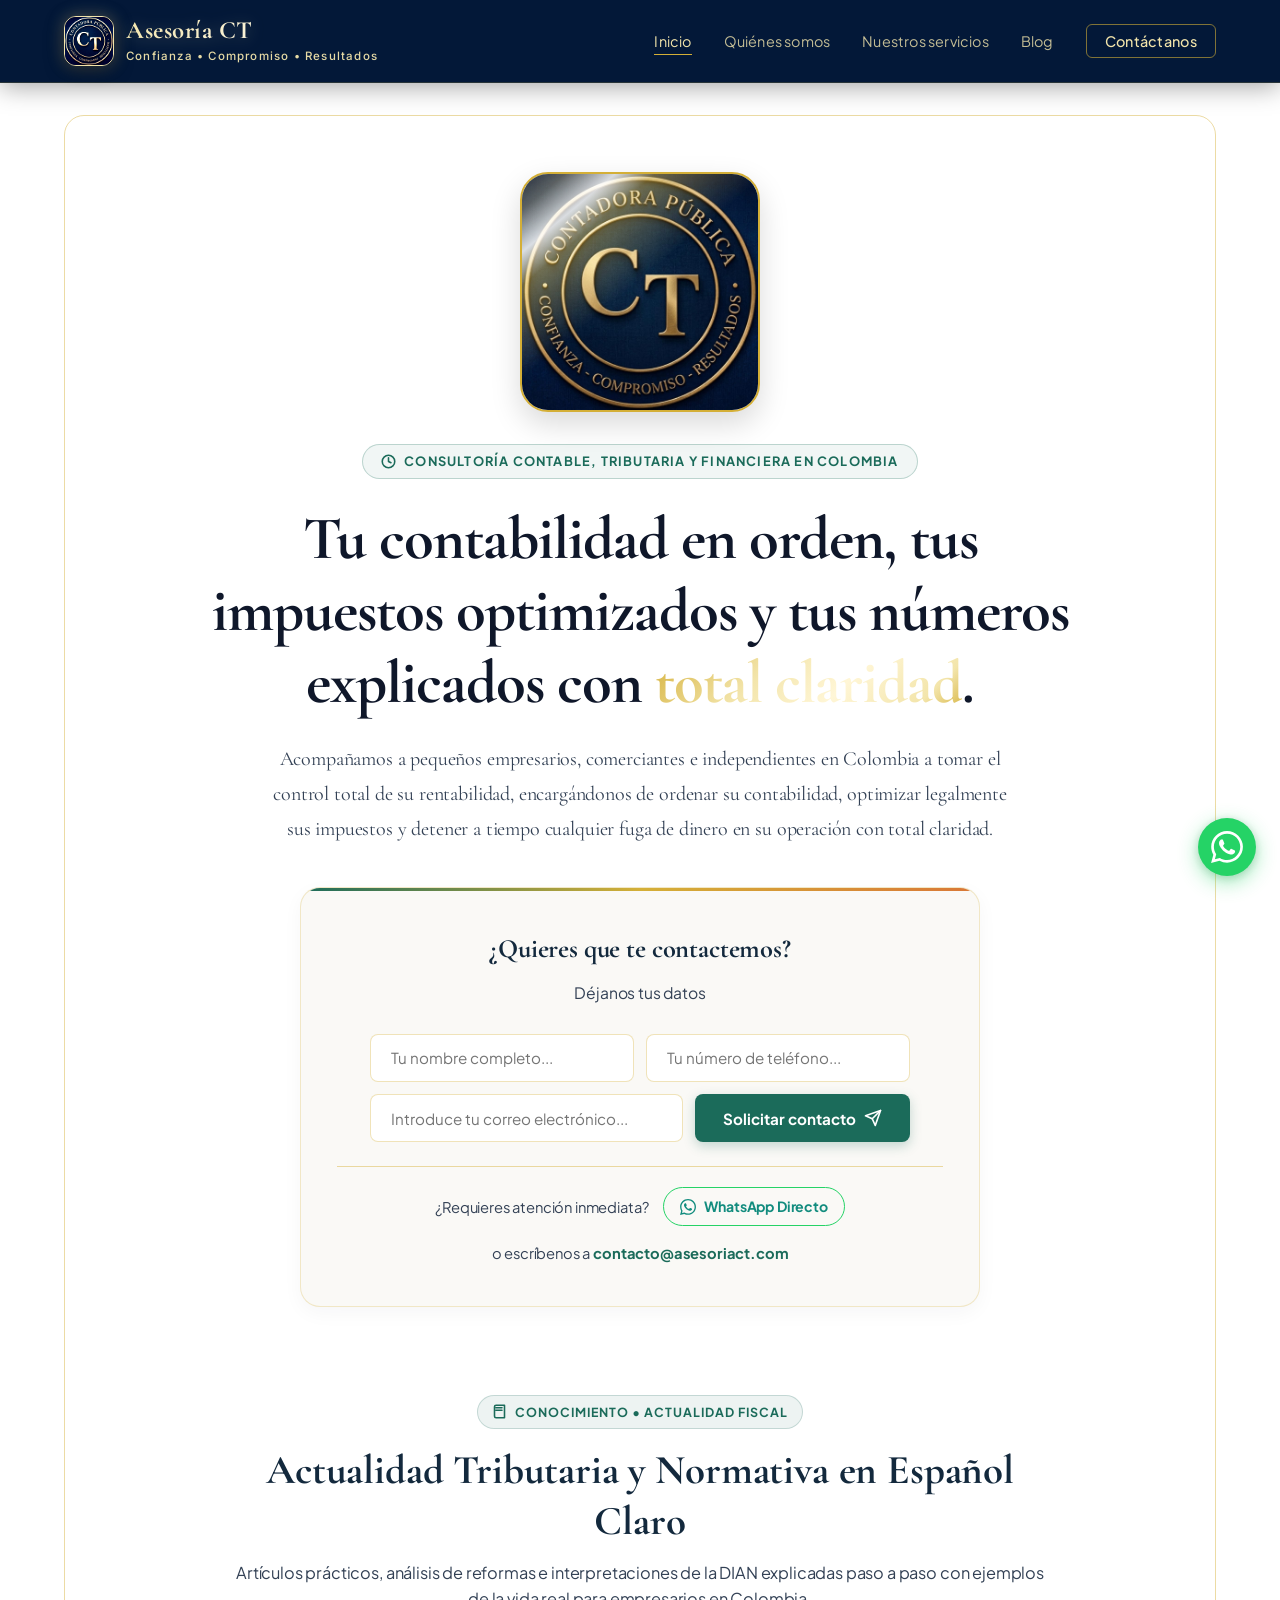
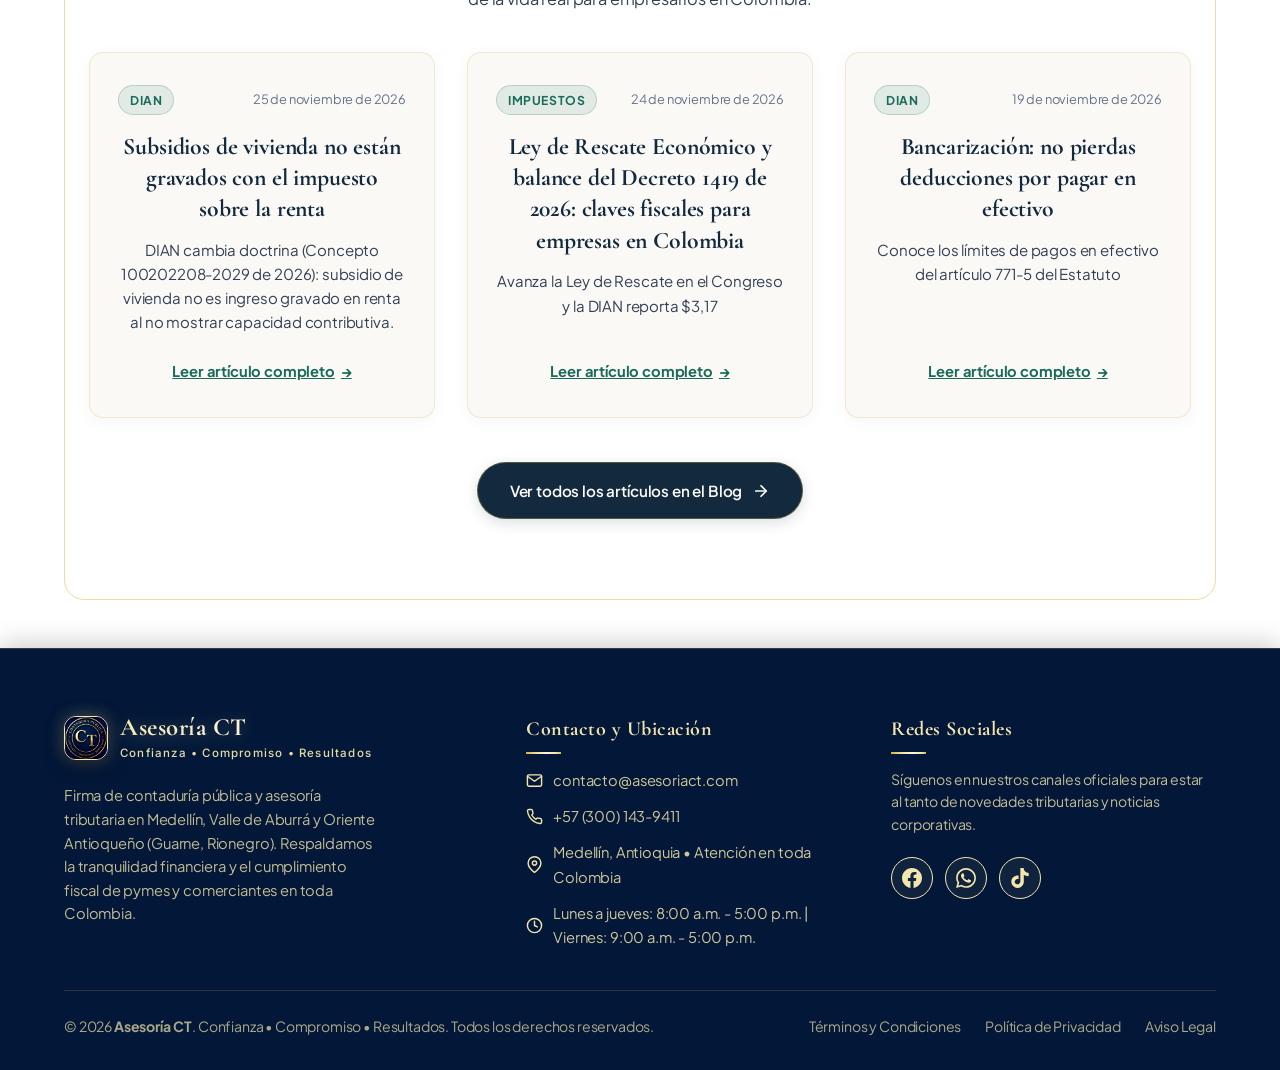
<file: index.html>
<!DOCTYPE html>
<html lang="es-CO">
<head>
  <!-- Google Tag Manager / gtag -->
  <script async src="https://www.googletagmanager.com/gtm.js?id=GTM-5GG3HX36"></script>
  <script>
    window.dataLayer = window.dataLayer || [];
    function gtag(){dataLayer.push(arguments);}
    gtag('js', new Date());
  </script>
  <meta charset="UTF-8">
  <meta name="viewport" content="width=device-width, initial-scale=1.0">
  <title>Contador Público en Medellín y Asesoría Tributaria DIAN | Asesoría CT</title>
  <meta name="description" content="Contador público en Medellín, Guarne y Rionegro. Asesoría contable, planeación tributaria DIAN, nómina electrónica y blindaje preventivo NIIF y UGPP en Colombia.">
  <link rel="canonical" href="https://asesoriact.com/">
  <link rel="icon" type="image/png" sizes="48x48" href="/favicon.png">
  <link rel="icon" type="image/png" sizes="192x192" href="/favicon.png">
  <link rel="apple-touch-icon" sizes="180x180" href="/favicon.png">
  <link rel="shortcut icon" href="/favicon.png">

  <!-- Open Graph / Metaetiquetas para Redes Sociales (WhatsApp, LinkedIn, Facebook) -->
  <meta property="og:type" content="website">
  <meta property="og:locale" content="es_CO">
  <meta property="og:site_name" content="Asesoría CT">
  <meta property="og:url" content="https://asesoriact.com/">
  <meta property="og:title" content="Firma de Contaduría, Tributación y Auditoría Preventiva en Colombia | Asesoría CT">
  <meta property="og:description" content="Protege la rentabilidad de tu negocio con asesoría contable, planeación tributaria y auditoría preventiva con criterio experto en Colombia.">
  <meta property="og:image" content="https://asesoriact.com/imagenes/logo-ct-social.jpg">
  <meta property="og:image:alt" content="Logotipo Oficial Asesoría CT - Confianza, Compromiso, Resultados">

  <!-- Twitter Cards -->
  <meta name="twitter:card" content="summary_large_image">
  <meta name="twitter:title" content="Firma de Contaduría, Tributación y Auditoría Preventiva en Colombia | Asesoría CT">
  <meta name="twitter:description" content="Control de rentabilidad, optimización de impuestos y blindaje ante la DIAN para empresarios en Colombia.">
  <meta name="twitter:image" content="https://asesoriact.com/imagenes/logo-ct-social.jpg">

  <!-- Google Fonts: Cormorant Garamond, Inter & Plus Jakarta Sans -->
  <link rel="preconnect" href="https://fonts.googleapis.com">
  <link rel="preconnect" href="https://fonts.gstatic.com" crossorigin>
  <link href="https://fonts.googleapis.com/css2?family=Cormorant+Garamond:wght@400;500;600;700&family=Inter:wght@300;400;500;600;700&family=Plus+Jakarta+Sans:wght@400;500;600;700&display=swap" rel="stylesheet">

  <!-- Hoja de Estilos Compartida (Sin color de fondo aplicado) -->
  <link rel="stylesheet" href="css/style.css">

  <!-- Datos Estructurados Schema.org JSON-LD (AccountingService & ProfessionalService) -->
  <script type="application/ld+json">
  {
    "@context": "https://schema.org",
    "@type": ["AccountingService", "ProfessionalService"],
    "@id": "https://asesoriact.com/#organization",
    "name": "Asesoría CT",
    "legalName": "Asesoría CT",
    "url": "https://asesoriact.com/",
    "logo": "https://asesoriact.com/imagenes/logo-ct-social.jpg",
    "image": "https://asesoriact.com/imagenes/logo-ct-social.jpg",
    "description": "Firma de consultoría contable, tributaria y laboral en Medellín, Antioquia y Colombia. Especialistas en contabilidad general NIIF, auditoría preventiva, planeación tributaria DIAN, nómina electrónica y blindaje ante la UGPP.",
    "telephone": "+573001439411",
    "email": "contacto@asesoriact.com",
    "priceRange": "$$",
    "openingHours": [
      "Mo-Th 08:00-17:00",
      "Fr 09:00-17:00"
    ],
    "address": {
      "@type": "PostalAddress",
      "addressLocality": "Medellín",
      "addressRegion": "Antioquia",
      "addressCountry": "CO"
    },
    "geo": {
      "@type": "GeoCoordinates",
      "latitude": "6.2442",
      "longitude": "-75.5812"
    },
    "areaServed": [
      {
        "@type": "City",
        "name": "Medellín"
      },
      {
        "@type": "City",
        "name": "Guarne"
      },
      {
        "@type": "City",
        "name": "Rionegro"
      },
      {
        "@type": "AdministrativeArea",
        "name": "Valle de Aburrá"
      },
      {
        "@type": "AdministrativeArea",
        "name": "Antioquia"
      },
      {
        "@type": "Country",
        "name": "Colombia"
      }
    ],
    "knowsAbout": [
      "Contabilidad NIIF",
      "Declaración de Renta Personas Jurídicas y Naturales",
      "Impuestos DIAN",
      "Planeación Tributaria",
      "Nómina Electrónica",
      "Auditoría UGPP y Aportes a Seguridad Social",
      "Facturación Electrónica DIAN",
      "IVA Bimestral y Cuatrimestral",
      "Retención en la Fuente",
      "Impuesto de Industria y Comercio ICA"
    ],
    "hasOfferCatalog": {
      "@type": "OfferCatalog",
      "name": "Servicios Contables y Tributarios",
      "itemListElement": [
        {
          "@type": "Offer",
          "itemOffered": {
            "@type": "Service",
            "name": "Contabilidad Integral y Estados Financieros NIIF",
            "description": "Registro contable bajo NIIF, conciliaciones bancarias y estados financieros para toma de decisiones y control de rentabilidad."
          }
        },
        {
          "@type": "Offer",
          "itemOffered": {
            "@type": "Service",
            "name": "Auditoría Preventiva y Cumplimiento",
            "description": "Detección temprana de fugas de dinero, inconsistencias contables y blindaje fiscal contra requerimientos DIAN y UGPP."
          }
        },
        {
          "@type": "Offer",
          "itemOffered": {
            "@type": "Service",
            "name": "Planeación Tributaria y Declaraciones DIAN",
            "description": "Optimización legal de carga tributaria (IVA, Renta, Retención en la Fuente, ICA) con cumplimiento normativo estricto."
          }
        },
        {
          "@type": "Offer",
          "itemOffered": {
            "@type": "Service",
            "name": "Gestión de Nómina Electrónica y Seguridad Social (UGPP)",
            "description": "Liquidación de nómina, planillas PILA, contratos y prevención de sanciones de la UGPP."
          }
        }
      ]
    },
    "sameAs": [
      "https://www.facebook.com/share/19hcn5nRDJ/",
      "https://www.tiktok.com/@asesoriact?_r=1&_t=ZS-9BUUQ9pC63I"
    ]
  }
  </script>
</head>
<body>

  <!-- Encabezado (Header) -->
  <div class="header-wrapper">
    <div class="container">
      <header>
        <a href="index.html" class="brand" title="Asesoría CT">
          <div class="brand-icon">
            <img src="imagenes/LOGO_CT_DORADO_CLARO.png" alt="Logo Asesoría CT" width="50" height="50">
          </div>
          <div class="brand-name">
            <span class="main-title">Asesoría CT</span>
            <span class="sub-title">Confianza &bull; Compromiso &bull; Resultados</span>
          </div>
        </a>

        <div class="nav-container">
          <nav aria-label="Navegación principal">
            <ul class="main-nav">
              <li><a href="index.html" class="nav-link active">Inicio</a></li>
              <li><a href="quienes-somos.html" class="nav-link">Quiénes somos</a></li>
              <li><a href="servicios.html" class="nav-link">Nuestros servicios</a></li>
              <li><a href="blog.html" class="nav-link">Blog</a></li>
              <li><a href="contacto.html" class="nav-link nav-link-cta">Contáctanos</a></li>
            </ul>
          </nav>
        </div>
      </header>
    </div>
  </div>

  <div class="container">
    <main>
      <!-- Logotipo Central Animado -->
      <div class="corporate-logo-container">
        <div class="corporate-logo-card">
          <div class="corporate-logo-frame" title="Asesoría CT">
            <img 
              src="imagenes/LOGO CT.jpeg" 
              alt="Asesoría CT - Firma de Contaduría Pública y Asesoría Tributaria en Medellín" 
              class="corporate-logo-img"
              width="240"
              height="240"
              loading="eager"
            >
            <div class="shimmer-effect" aria-hidden="true"></div>
          </div>
        </div>
      </div>

      <!-- Etiqueta superior (Micro-texto) -->
      <div class="pill-hero">
        <svg width="15" height="15" viewBox="0 0 24 24" fill="none" stroke="currentColor" stroke-width="2.5" stroke-linecap="round" stroke-linejoin="round">
          <circle cx="12" cy="12" r="10"></circle>
          <path d="M12 6v6l4 2"></path>
        </svg>
        <span>CONSULTORÍA CONTABLE, TRIBUTARIA Y FINANCIERA EN COLOMBIA</span>
      </div>

      <!-- Titular Principal (H1) -->
      <h1 class="hero-title">
        Tu contabilidad en orden, tus impuestos optimizados y tus números explicados con <span class="gradient-text">total claridad</span>.
      </h1>

      <!-- Subtítulo (H2) -->
      <h2 class="hero-desc" style="font-size: clamp(1.05rem, 1.8vw, 1.25rem); font-weight: 400; margin-bottom: 2.5rem;">
        Acompañamos a pequeños empresarios, comerciantes e independientes en Colombia a tomar el control total de su rentabilidad, encargándonos de ordenar su contabilidad, optimizar legalmente sus impuestos y detener a tiempo cualquier fuga de dinero en su operación con total claridad.
      </h2>

      <!-- Panel de Notificación -->
      <div class="action-panel">
        <h2>¿Quieres que te contactemos?</h2>
        <p>Déjanos tus datos</p>

        <form class="subscribe-form" id="notifyForm">
          <div class="form-row">
            <input 
              type="text" 
              name="nombre"
              class="subscribe-input" 
              id="nombreInput" 
              placeholder="Tu nombre completo..." 
              required
              autocomplete="name"
            >
            <input 
              type="tel" 
              name="telefono"
              class="subscribe-input" 
              id="telefonoInput" 
              placeholder="Tu número de teléfono..." 
              required
              autocomplete="tel"
            >
          </div>
          <div class="form-row form-row-submit">
            <input 
              type="email" 
              name="email"
              class="subscribe-input email-input-field" 
              id="emailInput" 
              placeholder="Introduce tu correo electrónico..." 
              required
              autocomplete="email"
            >
            <button type="submit" class="subscribe-btn">
              <span>Solicitar contacto</span>
              <svg width="18" height="18" viewBox="0 0 24 24" fill="none" stroke="currentColor" stroke-width="2.2" stroke-linecap="round" stroke-linejoin="round">
                <line x1="22" y1="2" x2="11" y2="13"></line>
                <polygon points="22 2 15 22 11 13 2 9 22 2"></polygon>
              </svg>
            </button>
          </div>
        </form>

        <div class="contact-urgency">
          <span>¿Requieres atención inmediata?</span>
          <a href="https://wa.me/573001439411?text=Hola%2C%20quisiera%20recibir%20asesor%C3%ADa%20contable%20y%20tributaria." target="_blank" rel="noopener noreferrer" class="whatsapp-btn" aria-label="Escríbenos directamente por WhatsApp para asesoría contable">
            <svg width="16" height="16" viewBox="0 0 24 24" fill="currentColor">
              <path d="M.057 24l1.687-6.163c-1.041-1.804-1.588-3.849-1.587-5.946.003-6.556 5.338-11.891 11.893-11.891 3.181.001 6.167 1.24 8.413 3.488 2.245 2.248 3.481 5.236 3.48 8.414-.003 6.557-5.338 11.892-11.893 11.892-1.99-.001-3.951-.5-5.688-1.448l-6.305 1.654zm6.597-3.807c1.676.995 3.276 1.591 5.392 1.592 5.448 0 9.886-4.434 9.889-9.885.002-5.462-4.415-9.89-9.881-9.892-5.452 0-9.887 4.434-9.889 9.884-.001 2.225.651 3.891 1.746 5.634l-.999 3.648 3.742-.981zm11.387-5.464c-.074-.124-.272-.198-.57-.347-.297-.149-1.758-.868-2.031-.967-.272-.099-.47-.149-.669.149-.198.297-.768.967-.941 1.165-.173.198-.347.223-.644.074-.297-.149-1.255-.462-2.39-1.475-.883-.788-1.48-1.761-1.653-2.059-.173-.297-.018-.458.13-.606.134-.133.297-.347.446-.521.151-.172.2-.296.3-.495.099-.198.05-.372-.025-.521-.075-.148-.669-1.611-.916-2.206-.242-.579-.487-.501-.669-.51l-.57-.01c-.198 0-.52.074-.792.372s-1.04 1.016-1.04 2.479 1.065 2.876 1.213 3.074c.149.198 2.095 3.2 5.076 4.487.709.306 1.263.489 1.694.626.712.226 1.36.194 1.872.118.571-.085 1.758-.719 2.006-1.413.248-.695.248-1.29.173-1.414z"/>
            </svg>
            <span>WhatsApp Directo</span>
          </a>
          <span>o escríbenos a <a href="mailto:contacto@asesoriact.com" class="email-link">contacto@asesoriact.com</a></span>
        </div>
      </div>

      <!-- Sección de Actualidad Tributaria y Normativa en Español Claro (3 Artículos Recientes) -->
      <section class="home-blog-section" aria-labelledby="homeBlogHeading">
        <div class="section-header-block">
          <div class="section-tag">
            <svg width="15" height="15" viewBox="0 0 24 24" fill="none" stroke="currentColor" stroke-width="2.5" stroke-linecap="round" stroke-linejoin="round">
              <path d="M4 19.5v-15A2.5 2.5 0 0 1 6.5 2H20v20H6.5a2.5 2.5 0 0 1-2.5-2.5Z"></path>
              <path d="M6 6h10"></path>
              <path d="M6 10h10"></path>
            </svg>
            <span>Conocimiento &bull; Actualidad Fiscal</span>
          </div>
          <h2 class="section-title" id="homeBlogHeading">Actualidad Tributaria y Normativa en Español Claro</h2>
          <p class="section-desc">Artículos prácticos, análisis de reformas e interpretaciones de la DIAN explicadas paso a paso con ejemplos de la vida real para empresarios en Colombia.</p>
        </div>

        <div class="blog-cards-grid" id="homeBlogCardsContainer">
          <!-- Renderizado dinámico de los 3 artículos más recientes -->
        </div>

        <a href="blog.html" class="blog-section-cta">
          <span>Ver todos los artículos en el Blog</span>
          <svg width="18" height="18" viewBox="0 0 24 24" fill="none" stroke="currentColor" stroke-width="2.3" stroke-linecap="round" stroke-linejoin="round">
            <line x1="5" y1="12" x2="19" y2="12"></line>
            <polyline points="12 5 19 12 12 19"></polyline>
          </svg>
        </a>
      </section>
    </main>
  </div>

  <!-- Pie de Página (Footer) -->
  <footer>
    <div class="container">
      <div class="footer-content">
        <div class="footer-col">
          <a href="index.html" class="footer-brand" title="Asesoría CT">
            <div class="brand-icon">
              <img src="imagenes/LOGO CT.jpeg" alt="Logo Asesoría CT en pie de página" width="44" height="44" loading="lazy">
            </div>
            <div class="brand-name">
              <span class="main-title">Asesoría CT</span>
              <span class="sub-title">Confianza &bull; Compromiso &bull; Resultados</span>
            </div>
          </a>
          <p class="footer-desc">
            Firma de contaduría pública y asesoría tributaria en Medellín, Valle de Aburrá y Oriente Antioqueño (Guarne, Rionegro). Respaldamos la tranquilidad financiera y el cumplimiento fiscal de pymes y comerciantes en toda Colombia.
          </p>
        </div>

        <div class="footer-col">
          <h4 class="footer-col-title">Contacto y Ubicación</h4>
          <ul class="footer-contact-list">
            <li class="footer-contact-item">
              <svg width="17" height="17" viewBox="0 0 24 24" fill="none" stroke="currentColor" stroke-width="2" stroke-linecap="round" stroke-linejoin="round">
                <path d="M4 4h16c1.1 0 2 .9 2 2v12c0 1.1-.9 2-2 2H4c-1.1 0-2-.9-2-2V6c0-1.1.9-2 2-2z"></path>
                <polyline points="22,6 12,13 2,6"></polyline>
              </svg>
              <a href="mailto:contacto@asesoriact.com">contacto@asesoriact.com</a>
            </li>
            <li class="footer-contact-item">
              <svg width="17" height="17" viewBox="0 0 24 24" fill="none" stroke="currentColor" stroke-width="2" stroke-linecap="round" stroke-linejoin="round">
                <path d="M22 16.92v3a2 2 0 0 1-2.18 2 19.79 19.79 0 0 1-8.63-3.07 19.5 19.5 0 0 1-6-6 19.79 19.79 0 0 1-3.07-8.67A2 2 0 0 1 4.11 2h3a2 2 0 0 1 2 1.72 12.84 12.84 0 0 0 .7 2.81 2 2 0 0 1-.45 2.11L8.09 9.91a16 16 0 0 0 6 6l1.27-1.27a2 2 0 0 1 2.11-.45 12.84 12.84 0 0 0 2.81.7A2 2 0 0 1 22 16.92z"></path>
              </svg>
              <a href="https://wa.me/573001439411" target="_blank" rel="noopener noreferrer" aria-label="Llámanos o escríbenos al +57 300 143 9411">+57 (300) 143-9411</a>
            </li>
            <li class="footer-contact-item">
              <svg width="17" height="17" viewBox="0 0 24 24" fill="none" stroke="currentColor" stroke-width="2" stroke-linecap="round" stroke-linejoin="round">
                <path d="M21 10c0 7-9 13-9 13s-9-6-9-13a9 9 0 0 1 18 0z"></path>
                <circle cx="12" cy="10" r="3"></circle>
              </svg>
              <span>Medellín, Antioquia &bull; Atención en toda Colombia</span>
            </li>
            <li class="footer-contact-item">
              <svg width="17" height="17" viewBox="0 0 24 24" fill="none" stroke="currentColor" stroke-width="2" stroke-linecap="round" stroke-linejoin="round">
                <circle cx="12" cy="12" r="10"></circle>
                <polyline points="12 6 12 12 16 14"></polyline>
              </svg>
              <span>Lunes a jueves: 8:00 a.m. - 5:00 p.m. | Viernes: 9:00 a.m. - 5:00 p.m.</span>
            </li>
          </ul>
        </div>

        <div class="footer-col">
          <h4 class="footer-col-title">Redes Sociales</h4>
          <p class="footer-desc" style="font-size: 0.88rem;">
            Síguenos en nuestros canales oficiales para estar al tanto de novedades tributarias y noticias corporativas.
          </p>
          <div class="social-links">
            <a href="https://www.facebook.com/share/19hcn5nRDJ/" target="_blank" rel="noopener noreferrer" class="social-btn" title="Facebook Asesoría CT" aria-label="Facebook">
              <svg viewBox="0 0 24 24">
                <path d="M24 12.073c0-6.627-5.373-12-12-12s-12 5.373-12 12c0 5.99 4.388 10.954 10.125 11.854v-8.385H7.078v-3.47h3.047V9.43c0-3.007 1.792-4.669 4.533-4.669 1.312 0 2.686.235 2.686.235v2.953H15.83c-1.491 0-1.956.925-1.956 1.874v2.25h3.328l-.532 3.47h-2.796v8.385C19.612 23.027 24 18.062 24 12.073z"/>
              </svg>
            </a>
            <a href="https://wa.me/573001439411?text=Hola%2C%20quisiera%20contactar%20a%20Asesor%C3%ADa%20CT." target="_blank" rel="noopener noreferrer" class="social-btn" title="WhatsApp Asesoría CT" aria-label="WhatsApp">
              <svg viewBox="0 0 24 24">
                <path d="M.057 24l1.687-6.163c-1.041-1.804-1.588-3.849-1.587-5.946.003-6.556 5.338-11.891 11.893-11.891 3.181.001 6.167 1.24 8.413 3.488 2.245 2.248 3.481 5.236 3.48 8.414-.003 6.557-5.338 11.892-11.893 11.892-1.99-.001-3.951-.5-5.688-1.448l-6.305 1.654zm6.597-3.807c1.676.995 3.276 1.591 5.392 1.592 5.448 0 9.886-4.434 9.889-9.885.002-5.462-4.415-9.89-9.881-9.892-5.452 0-9.887 4.434-9.889 9.884-.001 2.225.651 3.891 1.746 5.634l-.999 3.648 3.742-.981zm11.387-5.464c-.074-.124-.272-.198-.57-.347-.297-.149-1.758-.868-2.031-.967-.272-.099-.47-.149-.669.149-.198.297-.768.967-.941 1.165-.173.198-.347.223-.644.074-.297-.149-1.255-.462-2.39-1.475-.883-.788-1.48-1.761-1.653-2.059-.173-.297-.018-.458.13-.606.134-.133.297-.347.446-.521.151-.172.2-.296.3-.495.099-.198.05-.372-.025-.521-.075-.148-.669-1.611-.916-2.206-.242-.579-.487-.501-.669-.51l-.57-.01c-.198 0-.52.074-.792.372s-1.04 1.016-1.04 2.479 1.065 2.876 1.213 3.074c.149.198 2.095 3.2 5.076 4.487.709.306 1.263.489 1.694.626.712.226 1.36.194 1.872.118.571-.085 1.758-.719 2.006-1.413.248-.695.248-1.29.173-1.414z"/>
              </svg>
            </a>
            <a href="https://www.tiktok.com/@asesoriact?_r=1&_t=ZS-9BUUQ9pC63I" target="_blank" rel="noopener noreferrer" class="social-btn" title="TikTok Asesoría CT" aria-label="TikTok">
              <svg viewBox="0 0 24 24">
                <path d="M12.525.02c1.31-.02 2.61-.01 3.91-.02.08 1.53.63 3.09 1.75 4.17 1.12 1.11 2.7 1.62 4.24 1.79v4.03c-1.44-.05-2.89-.35-4.2-.97-.57-.26-1.1-.59-1.62-1.01-.01 2.92.01 5.84-.02 8.75-.08 1.4-.54 2.79-1.35 3.94-1.31 1.92-3.58 3.17-5.91 3.21-1.43.08-2.86-.31-4.08-1.03-2.02-1.19-3.44-3.37-3.65-5.71-.02-.5-.03-1-.01-1.49.18-1.9 1.12-3.72 2.58-4.96 1.66-1.44 3.98-2.13 6.15-1.72.02 1.48-.04 2.96-.04 4.44-.99-.32-2.15-.23-3.02.37-.63.41-1.11 1.04-1.36 1.75-.21.51-.24 1.07-.14 1.61.24 1.16 1.18 2.09 2.35 2.33.71.16 1.46.12 2.14-.14.77-.28 1.41-.89 1.74-1.64.31-.7.42-1.47.41-2.23.03-5.26.01-10.52.02-15.78z"/>
              </svg>
            </a>
          </div>
        </div>
      </div>

      <div class="footer-bottom">
        <div>
          <span>&copy; <span id="currentYear"></span> <strong>Asesoría CT</strong>. Confianza &bull; Compromiso &bull; Resultados. Todos los derechos reservados.</span>
        </div>
        <ul class="footer-legal-links">
          <li><a href="terminos-y-condiciones.html">Términos y Condiciones</a></li>
          <li><a href="politica-de-privacidad.html">Política de Privacidad</a></li>
          <li><a href="aviso-legal.html">Aviso Legal</a></li>
        </ul>
      </div>
    </div>
  </footer>

  <!-- Botón Flotante de WhatsApp -->
  <a href="https://wa.me/573001439411?text=Hola%2C%20quisiera%20recibir%20asesor%C3%ADa%20contable%20y%20tributaria." target="_blank" rel="noopener noreferrer" class="whatsapp-float" title="Contactar por WhatsApp" aria-label="WhatsApp Asesoría CT">
    <svg viewBox="0 0 24 24">
      <path d="M.057 24l1.687-6.163c-1.041-1.804-1.588-3.849-1.587-5.946.003-6.556 5.338-11.891 11.893-11.891 3.181.001 6.167 1.24 8.413 3.488 2.245 2.248 3.481 5.236 3.48 8.414-.003 6.557-5.338 11.892-11.893 11.892-1.99-.001-3.951-.5-5.688-1.448l-6.305 1.654zm6.597-3.807c1.676.995 3.276 1.591 5.392 1.592 5.448 0 9.886-4.434 9.889-9.885.002-5.462-4.415-9.89-9.881-9.892-5.452 0-9.887 4.434-9.889 9.884-.001 2.225.651 3.891 1.746 5.634l-.999 3.648 3.742-.981zm11.387-5.464c-.074-.124-.272-.198-.57-.347-.297-.149-1.758-.868-2.031-.967-.272-.099-.47-.149-.669.149-.198.297-.768.967-.941 1.165-.173.198-.347.223-.644.074-.297-.149-1.255-.462-2.39-1.475-.883-.788-1.48-1.761-1.653-2.059-.173-.297-.018-.458.13-.606.134-.133.297-.347.446-.521.151-.172.2-.296.3-.495.099-.198.05-.372-.025-.521-.075-.148-.669-1.611-.916-2.206-.242-.579-.487-.501-.669-.51l-.57-.01c-.198 0-.52.074-.792.372s-1.04 1.016-1.04 2.479 1.065 2.876 1.213 3.074c.149.198 2.095 3.2 5.076 4.487.709.306 1.263.489 1.694.626.712.226 1.36.194 1.872.118.571-.085 1.758-.719 2.006-1.413.248-.695.248-1.29.173-1.414z"/>
    </svg>
  </a>

  <div class="toast" id="toast">
    <svg width="22" height="22" viewBox="0 0 24 24" fill="none" stroke="currentColor" stroke-width="2.5" stroke-linecap="round" stroke-linejoin="round">
      <path d="M22 11.08V12a10 10 0 1 1-5.93-9.14"></path>
      <polyline points="22 4 12 14.01 9 11.01"></polyline>
    </svg>
    <div>
      <strong style="color: var(--gold-deep);" id="toastTitle">¡Gracias!</strong>
      <p style="font-size: 0.82rem; color: var(--text-secondary); margin: 0;" id="toastMessage">Hemos recibido tus datos. Nuestro equipo se comunicará contigo muy pronto.</p>
    </div>
  </div>

  <script src="js/blog-data.js"></script>
  <script>
    document.getElementById('currentYear').textContent = new Date().getFullYear();

    // Renderizar las 3 tarjetas más recientes en la sección de inicio
    function renderHomeBlogCards() {
      const container = document.getElementById('homeBlogCardsContainer');
      if (!container || !window.getBlogArticles) return;

      const articles = window.getBlogArticles().slice(0, 3);
      container.innerHTML = articles.map(article => `
        <article class="blog-card" onclick="window.location.href='blog.html?slug=${encodeURIComponent(article.slug)}'" style="cursor: pointer;">
          <div>
            <div class="blog-card-meta">
              <span class="blog-category-badge">${article.category}</span>
              <time class="blog-card-date" datetime="${article.date}">${window.formatBlogDate(article.date)}</time>
            </div>
            <h3 class="blog-card-title">${article.title}</h3>
            <p class="blog-card-summary">${article.summary}</p>
          </div>
          <div>
            <a href="blog.html?slug=${encodeURIComponent(article.slug)}" class="blog-card-link" onclick="event.stopPropagation();">
              <span>Leer artículo completo</span>
              <span aria-hidden="true">&rarr;</span>
            </a>
          </div>
        </article>
      `).join('');
    }

    renderHomeBlogCards();

    const form = document.getElementById('notifyForm');
    const nombreInput = document.getElementById('nombreInput');
    const telefonoInput = document.getElementById('telefonoInput');
    const emailInput = document.getElementById('emailInput');
    const toast = document.getElementById('toast');
    const submitBtn = form.querySelector('button[type="submit"]');

    form.addEventListener('submit', function(e) {
      e.preventDefault();
      const nombre = nombreInput.value.trim();
      const telefono = telefonoInput.value.trim();
      const email = emailInput.value.trim();

      if (nombre && telefono && email) {
        if (submitBtn) submitBtn.disabled = true;

        const params = new URLSearchParams();
        params.append('nombre', nombre);
        params.append('telefono', telefono);
        params.append('email', email);

        fetch('https://script.google.com/macros/s/AKfycbwHSNOIDWplXZAIkHWCNSpXhPhSeViGRHyeF9dgM50gXzdsvu-dEWJUBcOk_lpRhiU-SA/exec', {
          method: 'POST',
          mode: 'no-cors',
          body: params
        }).catch(function(err) {
          console.warn('Envío registrado con posible advertencia de red:', err);
        }).finally(function() {
          nombreInput.value = '';
          telefonoInput.value = '';
          emailInput.value = '';
          if (submitBtn) submitBtn.disabled = false;

          toast.classList.add('show');
          setTimeout(() => {
            toast.classList.remove('show');
          }, 4500);
        });
      }
    });
  </script>
</body>
</html>
</file>
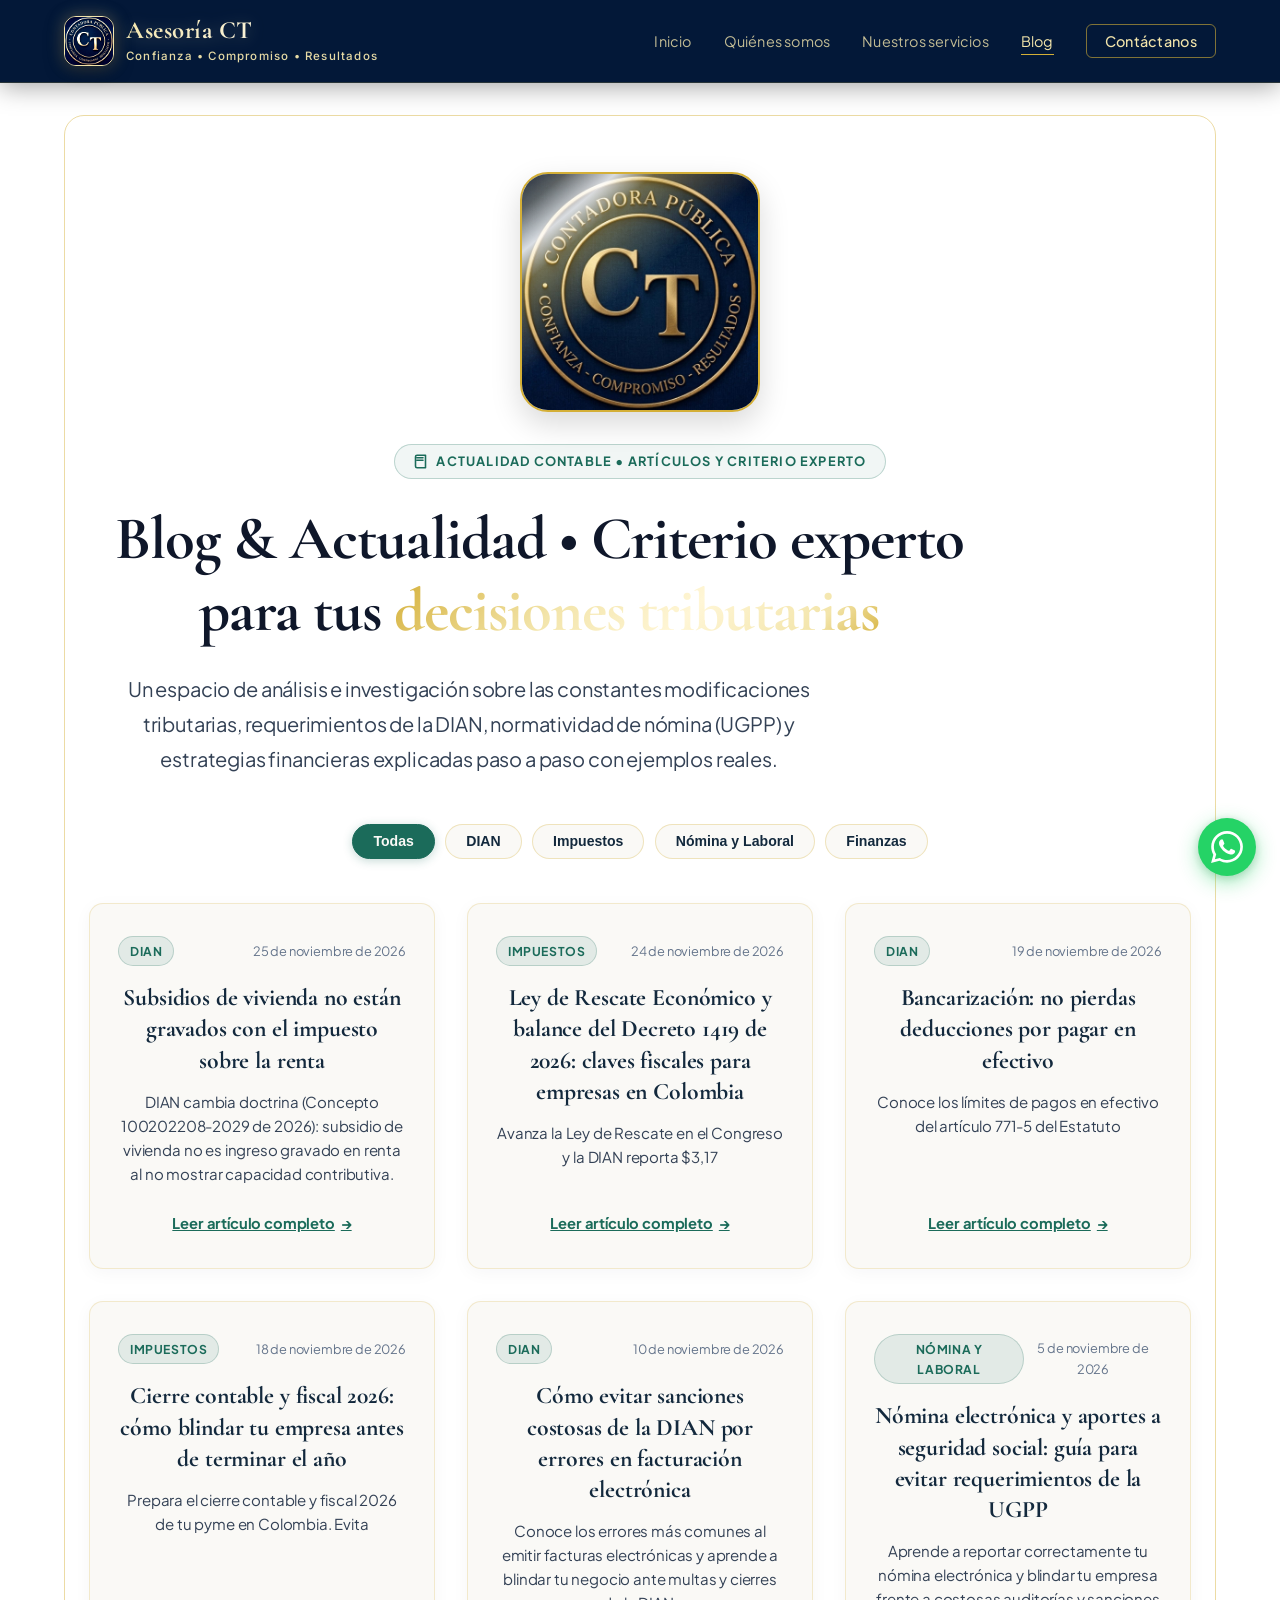
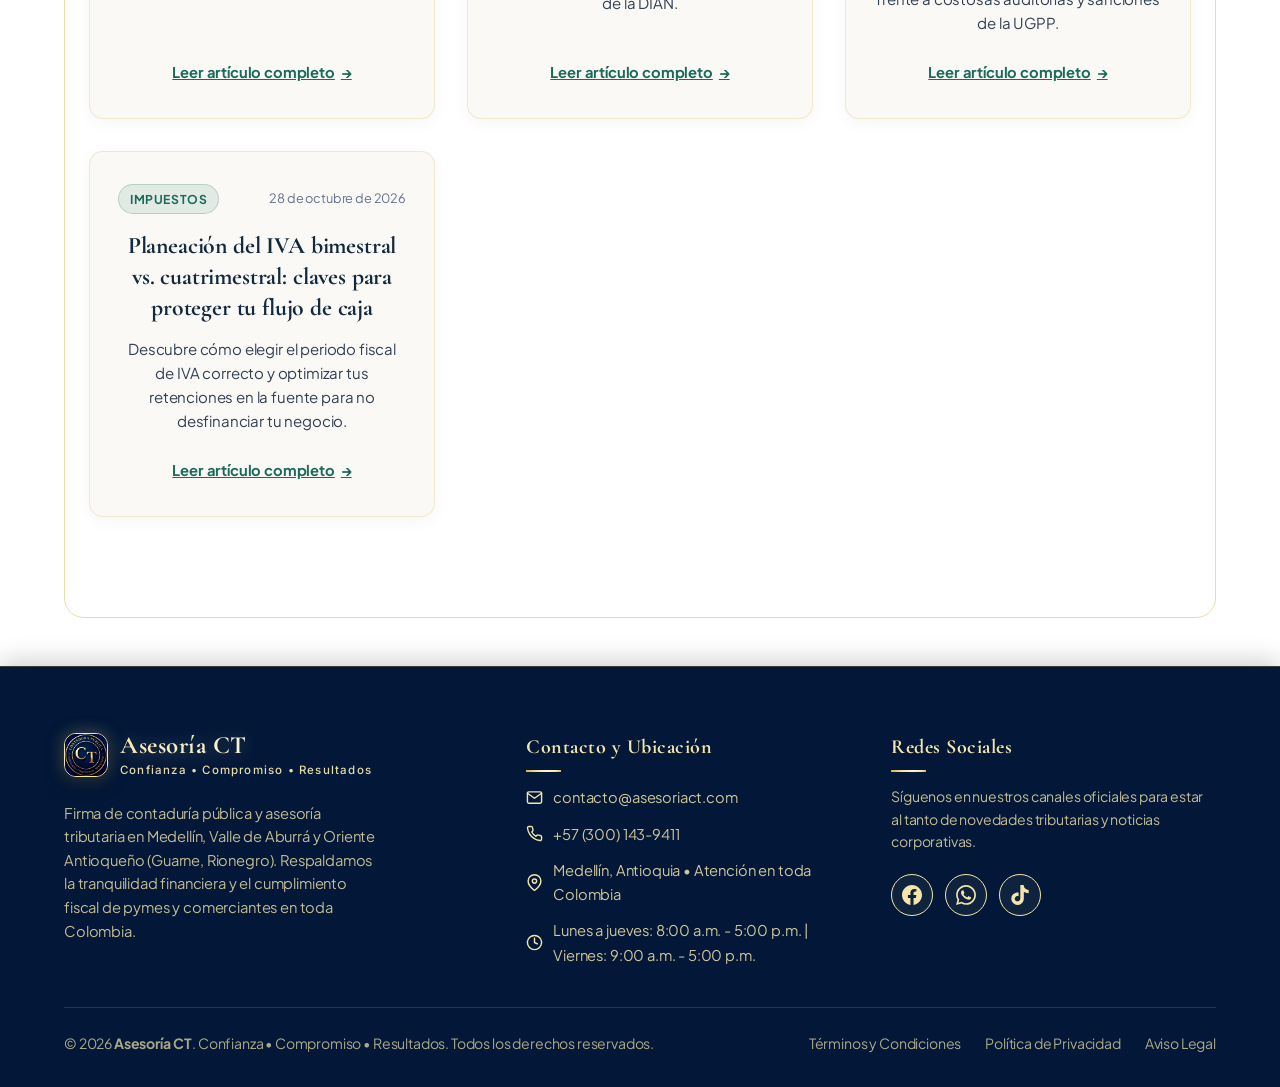
<file: blog/index.html>
<!DOCTYPE html>
<html lang="es-CO">
<head>
  <meta charset="UTF-8">
  <title>Blog | Asesoría CT</title>
  <link rel="icon" type="image/png" sizes="48x48" href="/favicon.png">
  <link rel="icon" type="image/png" sizes="192x192" href="/favicon.png">
  <link rel="apple-touch-icon" sizes="180x180" href="/favicon.png">
  <link rel="shortcut icon" href="/favicon.png">
  <script>
    // Redirige al sistema central de blog preservando el slug
    const pathParts = window.location.pathname.split('/').filter(Boolean);
    const slug = pathParts[pathParts.length - 1].replace(/\.html$/, '');
    if (slug && slug !== 'blog' && slug !== 'index') {
      window.location.replace('../blog.html?slug=' + encodeURIComponent(slug));
    } else {
      window.location.replace('../blog.html');
    }
  </script>
</head>
<body>
  <p>Redirigiendo al artículo...</p>
</body>
</html>
</file>
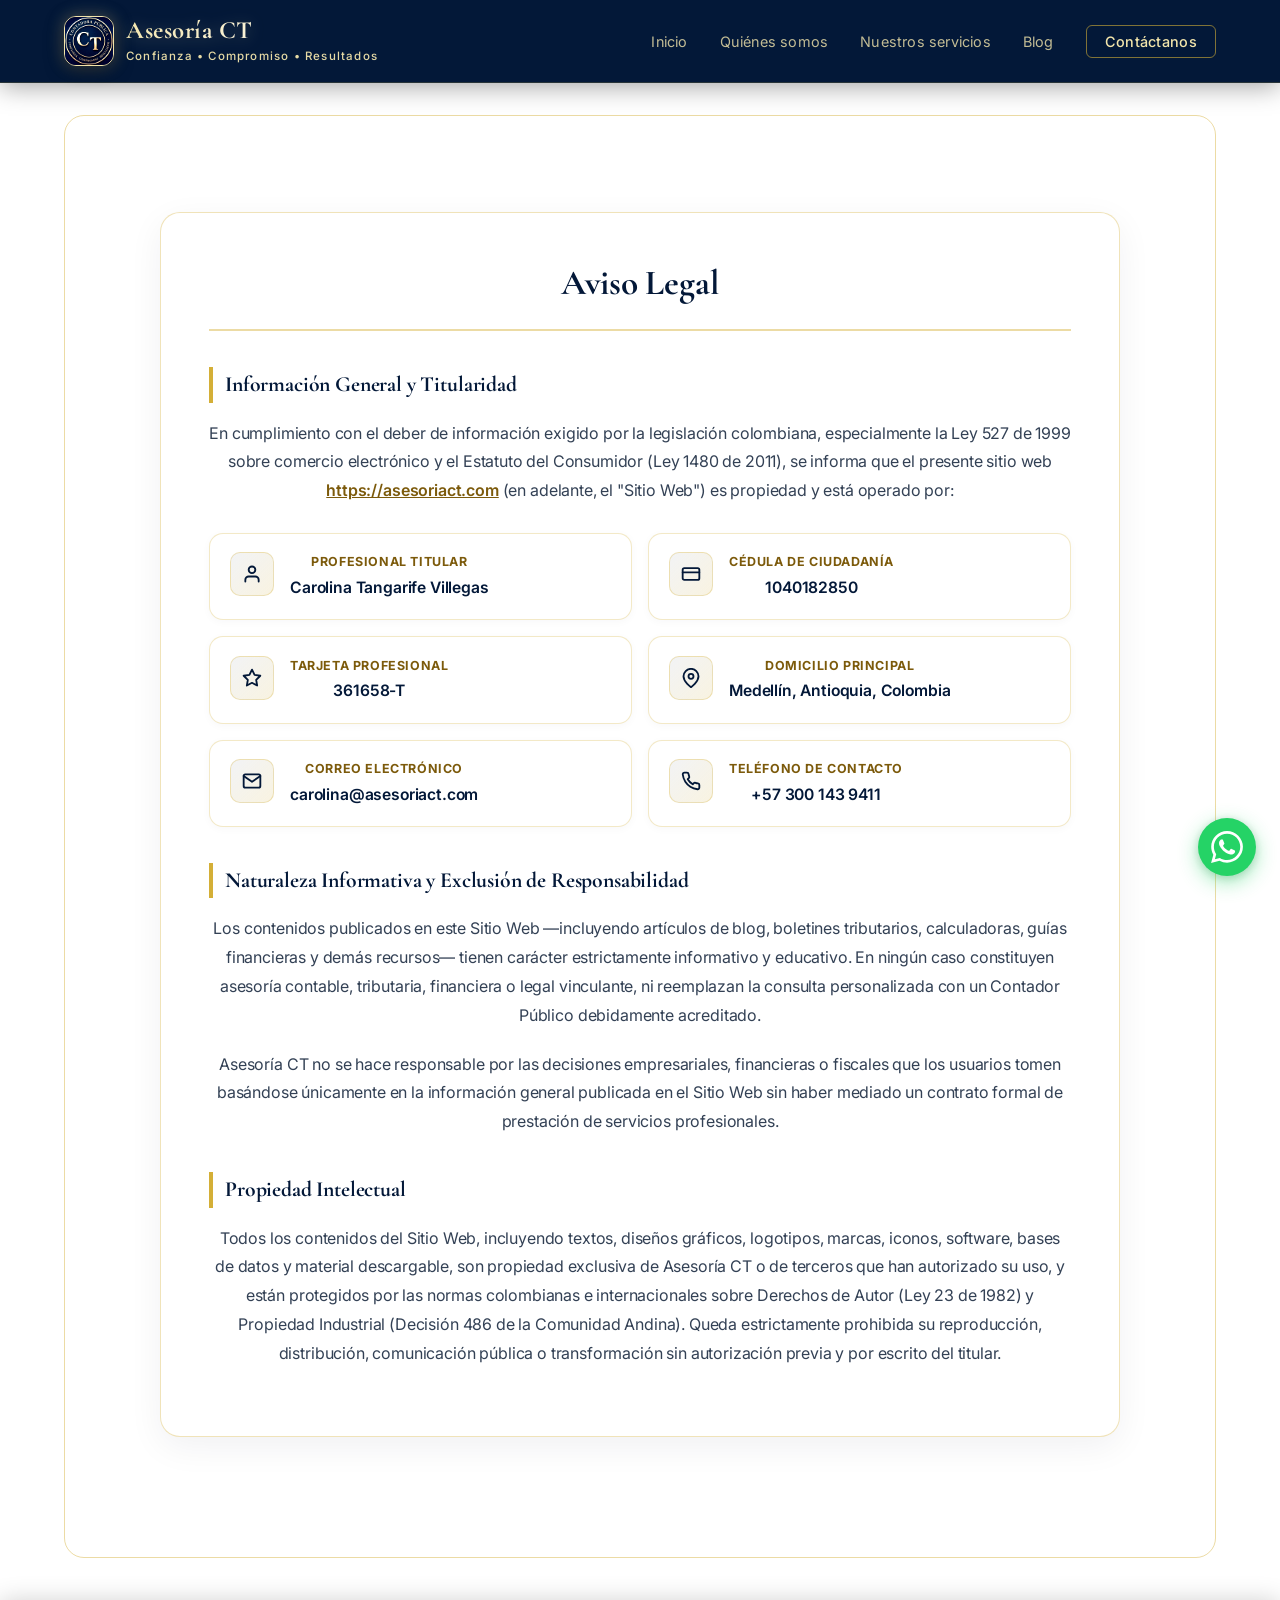
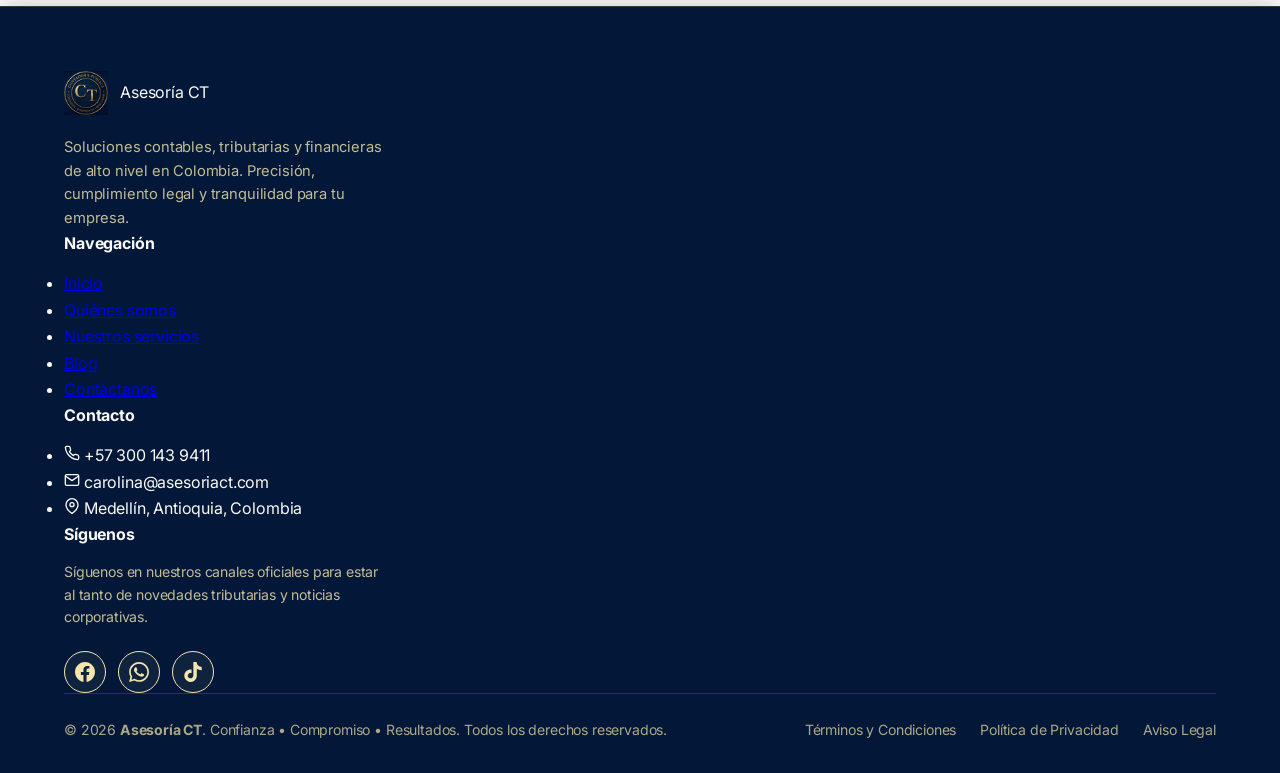
<file: aviso-legal.html>
<!DOCTYPE html>
<html lang="es-CO">
<head>
  <!-- Google Tag Manager -->
  <script async src="https://www.googletagmanager.com/gtm.js?id=GTM-5GG3HX36"></script>
  <script>
    window.dataLayer = window.dataLayer || [];
    function gtag(){dataLayer.push(arguments);}
    gtag('js', new Date());
  </script>
  <!-- End Google Tag Manager -->
  <meta charset="UTF-8">
  <meta name="viewport" content="width=device-width, initial-scale=1.0">
  <title>Aviso Legal y Cumplimiento Normativo | Asesoría CT Colombia</title>
  <meta name="description" content="Aviso legal, información societaria y cumplimiento normativo de Asesoría CT, firma contable y tributaria en Medellín y Colombia.">
  <link rel="canonical" href="https://asesoriact.com/aviso-legal.html">
  <link rel="icon" type="image/png" sizes="48x48" href="/favicon.png">
  <link rel="icon" type="image/png" sizes="192x192" href="/favicon.png">
  <link rel="apple-touch-icon" sizes="180x180" href="/favicon.png">
  <link rel="shortcut icon" href="/favicon.png">

  <!-- Google Fonts -->
  <link rel="preconnect" href="https://fonts.googleapis.com">
  <link rel="preconnect" href="https://fonts.gstatic.com" crossorigin>
  <link href="https://fonts.googleapis.com/css2?family=Cormorant+Garamond:wght@400;500;600;700&family=Inter:wght@300;400;500;600;700&display=swap" rel="stylesheet">

  <!-- Hoja de Estilos Compartida -->
  <link rel="stylesheet" href="css/style.css">
  <style>
    .legal-content-container {
      max-width: 960px;
      margin: 2.5rem auto 4rem auto;
      background: #FFFFFF;
      border: 1px solid rgba(212, 175, 55, 0.35);
      border-radius: var(--radius-lg);
      padding: 3rem;
      box-shadow: 0 10px 35px rgba(3, 24, 56, 0.06);
    }
    .legal-header {
      border-bottom: 2px solid var(--gold-border);
      padding-bottom: 1.5rem;
      margin-bottom: 2rem;
    }
    .legal-title {
      font-size: 2.2rem;
      color: var(--navy-main);
      font-weight: 800;
      line-height: 1.25;
    }
    .legal-section-title {
      font-size: 1.35rem;
      color: var(--navy-main);
      margin-top: 2.25rem;
      margin-bottom: 1rem;
      display: flex;
      align-items: center;
      gap: 10px;
      font-weight: 700;
      border-left: 4px solid var(--gold-base);
      padding-left: 12px;
    }
    .legal-text {
      color: var(--text-secondary);
      font-size: 1rem;
      line-height: 1.8;
      margin-bottom: 1.25rem;
    }
    
    /* Cuadrícula armónica de datos de titularidad */
    .titularidad-grid {
      display: grid;
      grid-template-columns: repeat(auto-fit, minmax(280px, 1fr));
      gap: 1rem;
      margin: 1.75rem 0 2rem 0;
    }
    .data-card {
      background: #FFFFFF;
      border: 1px solid rgba(212, 175, 55, 0.28);
      border-radius: var(--radius-md);
      padding: 1.15rem 1.25rem;
      display: flex;
      align-items: flex-start;
      gap: 1rem;
      transition: all 0.25s ease;
      box-shadow: 0 2px 8px rgba(3, 24, 56, 0.03);
    }
    .data-card:hover {
      border-color: var(--gold-base);
      transform: translateY(-2px);
      box-shadow: 0 6px 16px rgba(212, 175, 55, 0.15);
    }
    .data-icon-box {
      width: 44px;
      height: 44px;
      border-radius: 10px;
      background: linear-gradient(135deg, rgba(3, 24, 56, 0.05), rgba(212, 175, 55, 0.15));
      border: 1px solid rgba(212, 175, 55, 0.3);
      display: flex;
      align-items: center;
      justify-content: center;
      color: var(--navy-main);
      flex-shrink: 0;
    }
    .data-info {
      display: flex;
      flex-direction: column;
      gap: 2px;
      min-width: 0;
    }
    .data-label {
      font-size: 0.78rem;
      text-transform: uppercase;
      letter-spacing: 0.6px;
      font-weight: 700;
      color: var(--gold-deep);
    }
    .data-value {
      font-size: 0.98rem;
      font-weight: 600;
      color: var(--navy-main);
      word-break: break-word;
    }
    .data-value a {
      color: var(--navy-main);
      text-decoration: none;
      transition: color 0.2s ease;
    }
    .data-value a:hover {
      color: var(--gold-deep);
      text-decoration: underline;
    }

    @media (max-width: 768px) {
      .legal-content-container {
        padding: 1.75rem 1.25rem;
        margin: 1.5rem auto 3rem auto;
      }
      .legal-title {
        font-size: 1.75rem;
      }
      .titularidad-grid {
        grid-template-columns: 1fr;
      }
    }
  </style>
</head>
<body>

  <!-- Encabezado (Header) -->
  <div class="header-wrapper">
    <div class="container">
      <header>
        <a href="index.html" class="brand" title="Asesoría CT">
          <div class="brand-icon">
            <img src="imagenes/LOGO_CT_DORADO_CLARO.png" alt="Logo Asesoría CT" width="50" height="50">
          </div>
          <div class="brand-name">
            <span class="main-title">Asesoría CT</span>
            <span class="sub-title">Confianza &bull; Compromiso &bull; Resultados</span>
          </div>
        </a>

        <div class="nav-container">
          <nav aria-label="Navegación principal">
            <ul class="main-nav">
              <li><a href="index.html" class="nav-link">Inicio</a></li>
              <li><a href="quienes-somos.html" class="nav-link">Quiénes somos</a></li>
              <li><a href="servicios.html" class="nav-link">Nuestros servicios</a></li>
              <li><a href="blog.html" class="nav-link">Blog</a></li>
              <li><a href="contacto.html" class="nav-link nav-link-cta">Contáctanos</a></li>
            </ul>
          </nav>
        </div>
      </header>
    </div>
  </div>

  <div class="container">
    <main>
      <div class="legal-content-container">
        <div class="legal-header">
          <h1 class="legal-title">Aviso Legal</h1>
        </div>

        <h2 class="legal-section-title">Información General y Titularidad</h2>
        <p class="legal-text">
          En cumplimiento con el deber de información exigido por la legislación colombiana, especialmente la Ley 527 de 1999 sobre comercio electrónico y el Estatuto del Consumidor (Ley 1480 de 2011), se informa que el presente sitio web <a href="https://asesoriact.com" target="_blank" rel="noopener noreferrer" style="color: var(--gold-deep); font-weight: 600;">https://asesoriact.com</a> (en adelante, el "Sitio Web") es propiedad y está operado por:
        </p>

        <div class="titularidad-grid">
          <div class="data-card">
            <div class="data-icon-box">
              <svg width="20" height="20" viewBox="0 0 24 24" fill="none" stroke="currentColor" stroke-width="2.2" stroke-linecap="round" stroke-linejoin="round">
                <path d="M20 21v-2a4 4 0 0 0-4-4H8a4 4 0 0 0-4 4v2"></path>
                <circle cx="12" cy="7" r="4"></circle>
              </svg>
            </div>
            <div class="data-info">
              <span class="data-label">Profesional Titular</span>
              <span class="data-value">Carolina Tangarife Villegas</span>
            </div>
          </div>

          <div class="data-card">
            <div class="data-icon-box">
              <svg width="20" height="20" viewBox="0 0 24 24" fill="none" stroke="currentColor" stroke-width="2.2" stroke-linecap="round" stroke-linejoin="round">
                <rect x="2" y="5" width="20" height="14" rx="2"></rect>
                <line x1="2" y1="10" x2="22" y2="10"></line>
              </svg>
            </div>
            <div class="data-info">
              <span class="data-label">Cédula de Ciudadanía</span>
              <span class="data-value">1040182850</span>
            </div>
          </div>

          <div class="data-card">
            <div class="data-icon-box">
              <svg width="20" height="20" viewBox="0 0 24 24" fill="none" stroke="currentColor" stroke-width="2.2" stroke-linecap="round" stroke-linejoin="round">
                <path d="M12 2l3.09 6.26L22 9.27l-5 4.87 1.18 6.88L12 17.77l-6.18 3.25L7 14.14 2 9.27l6.91-1.01L12 2z"></path>
              </svg>
            </div>
            <div class="data-info">
              <span class="data-label">Tarjeta Profesional</span>
              <span class="data-value">361658-T</span>
            </div>
          </div>

          <div class="data-card">
            <div class="data-icon-box">
              <svg width="20" height="20" viewBox="0 0 24 24" fill="none" stroke="currentColor" stroke-width="2.2" stroke-linecap="round" stroke-linejoin="round">
                <path d="M21 10c0 7-9 13-9 13s-9-6-9-13a9 9 0 0 1 18 0z"></path>
                <circle cx="12" cy="10" r="3"></circle>
              </svg>
            </div>
            <div class="data-info">
              <span class="data-label">Domicilio Principal</span>
              <span class="data-value">Medellín, Antioquia, Colombia</span>
            </div>
          </div>

          <div class="data-card">
            <div class="data-icon-box">
              <svg width="20" height="20" viewBox="0 0 24 24" fill="none" stroke="currentColor" stroke-width="2.2" stroke-linecap="round" stroke-linejoin="round">
                <path d="M4 4h16c1.1 0 2 .9 2 2v12c0 1.1-.9 2-2 2H4c-1.1 0-2-.9-2-2V6c0-1.1.9-2 2-2z"></path>
                <polyline points="22,6 12,13 2,6"></polyline>
              </svg>
            </div>
            <div class="data-info">
              <span class="data-label">Correo Electrónico</span>
              <span class="data-value"><a href="mailto:carolina@asesoriact.com">carolina@asesoriact.com</a></span>
            </div>
          </div>

          <div class="data-card">
            <div class="data-icon-box">
              <svg width="20" height="20" viewBox="0 0 24 24" fill="none" stroke="currentColor" stroke-width="2.2" stroke-linecap="round" stroke-linejoin="round">
                <path d="M22 16.92v3a2 2 0 0 1-2.18 2 19.79 19.79 0 0 1-8.63-3.07 19.5 19.5 0 0 1-6-6 19.79 19.79 0 0 1-3.07-8.67A2 2 0 0 1 4.11 2h3a2 2 0 0 1 2 1.72 12.84 12.84 0 0 0 .7 2.81 2 2 0 0 1-.45 2.11L8.09 9.91a16 16 0 0 0 6 6l1.27-1.27a2 2 0 0 1 2.11-.45 12.84 12.84 0 0 0 2.81.7A2 2 0 0 1 22 16.92z"></path>
              </svg>
            </div>
            <div class="data-info">
              <span class="data-label">Teléfono de Contacto</span>
              <span class="data-value"><a href="tel:+573001439411">+57 300 143 9411</a></span>
            </div>
          </div>
        </div>

        <h2 class="legal-section-title">Naturaleza Informativa y Exclusión de Responsabilidad</h2>
        <p class="legal-text">
          Los contenidos publicados en este Sitio Web —incluyendo artículos de blog, boletines tributarios, calculadoras, guías financieras y demás recursos— tienen carácter estrictamente informativo y educativo. En ningún caso constituyen asesoría contable, tributaria, financiera o legal vinculante, ni reemplazan la consulta personalizada con un Contador Público debidamente acreditado.
        </p>
        <p class="legal-text">
          Asesoría CT no se hace responsable por las decisiones empresariales, financieras o fiscales que los usuarios tomen basándose únicamente en la información general publicada en el Sitio Web sin haber mediado un contrato formal de prestación de servicios profesionales.
        </p>

        <h2 class="legal-section-title">Propiedad Intelectual</h2>
        <p class="legal-text">
          Todos los contenidos del Sitio Web, incluyendo textos, diseños gráficos, logotipos, marcas, iconos, software, bases de datos y material descargable, son propiedad exclusiva de Asesoría CT o de terceros que han autorizado su uso, y están protegidos por las normas colombianas e internacionales sobre Derechos de Autor (Ley 23 de 1982) y Propiedad Industrial (Decisión 486 de la Comunidad Andina). Queda estrictamente prohibida su reproducción, distribución, comunicación pública o transformación sin autorización previa y por escrito del titular.
        </p>
      </div>
    </main>
  </div>

  <!-- Pie de Página (Footer) -->
  <footer class="footer-wrapper">
    <div class="container">
      <div class="footer-grid">
        <div class="footer-col">
          <div class="footer-brand">
            <img src="imagenes/LOGO CT.jpeg" alt="Logo Asesoría CT en pie de página" width="44" height="44" loading="lazy">
            <span class="footer-brand-name">Asesoría CT</span>
          </div>
          <p class="footer-desc">
            Soluciones contables, tributarias y financieras de alto nivel en Colombia. Precisión, cumplimiento legal y tranquilidad para tu empresa.
          </p>
        </div>

        <div class="footer-col">
          <h4 class="footer-heading">Navegación</h4>
          <ul class="footer-links">
            <li><a href="index.html">Inicio</a></li>
            <li><a href="quienes-somos.html">Quiénes somos</a></li>
            <li><a href="servicios.html">Nuestros servicios</a></li>
            <li><a href="blog.html">Blog</a></li>
            <li><a href="contacto.html">Contáctanos</a></li>
          </ul>
        </div>

        <div class="footer-col">
          <h4 class="footer-heading">Contacto</h4>
          <ul class="footer-links footer-contact-info">
            <li>
              <svg width="16" height="16" viewBox="0 0 24 24" fill="none" stroke="currentColor" stroke-width="2" stroke-linecap="round" stroke-linejoin="round">
                <path d="M22 16.92v3a2 2 0 0 1-2.18 2 19.79 19.79 0 0 1-8.63-3.07 19.5 19.5 0 0 1-6-6 19.79 19.79 0 0 1-3.07-8.67A2 2 0 0 1 4.11 2h3a2 2 0 0 1 2 1.72 12.84 12.84 0 0 0 .7 2.81 2 2 0 0 1-.45 2.11L8.09 9.91a16 16 0 0 0 6 6l1.27-1.27a2 2 0 0 1 2.11-.45 12.84 12.84 0 0 0 2.81.7A2 2 0 0 1 22 16.92z"></path>
              </svg>
              <span>+57 300 143 9411</span>
            </li>
            <li>
              <svg width="16" height="16" viewBox="0 0 24 24" fill="none" stroke="currentColor" stroke-width="2" stroke-linecap="round" stroke-linejoin="round">
                <path d="M4 4h16c1.1 0 2 .9 2 2v12c0 1.1-.9 2-2 2H4c-1.1 0-2-.9-2-2V6c0-1.1.9-2 2-2z"></path>
                <polyline points="22,6 12,13 2,6"></polyline>
              </svg>
              <span>carolina@asesoriact.com</span>
            </li>
            <li>
              <svg width="16" height="16" viewBox="0 0 24 24" fill="none" stroke="currentColor" stroke-width="2" stroke-linecap="round" stroke-linejoin="round">
                <path d="M21 10c0 7-9 13-9 13s-9-6-9-13a9 9 0 0 1 18 0z"></path>
                <circle cx="12" cy="10" r="3"></circle>
              </svg>
              <span>Medellín, Antioquia, Colombia</span>
            </li>
          </ul>
        </div>

        <div class="footer-col">
          <h4 class="footer-heading">Síguenos</h4>
          <p class="footer-desc" style="font-size: 0.88rem;">
            Síguenos en nuestros canales oficiales para estar al tanto de novedades tributarias y noticias corporativas.
          </p>
          <div class="social-links">
            <a href="https://www.facebook.com/share/19hcn5nRDJ/" target="_blank" rel="noopener noreferrer" class="social-btn" title="Facebook Asesoría CT" aria-label="Facebook">
              <svg viewBox="0 0 24 24">
                <path d="M24 12.073c0-6.627-5.373-12-12-12s-12 5.373-12 12c0 5.99 4.388 10.954 10.125 11.854v-8.385H7.078v-3.47h3.047V9.43c0-3.007 1.792-4.669 4.533-4.669 1.312 0 2.686.235 2.686.235v2.953H15.83c-1.491 0-1.956.925-1.956 1.874v2.25h3.328l-.532 3.47h-2.796v8.385C19.612 23.027 24 18.062 24 12.073z"/>
              </svg>
            </a>
            <a href="https://wa.me/573001439411?text=Hola%2C%20quisiera%20contactar%20a%20Asesor%C3%ADa%20CT." target="_blank" rel="noopener noreferrer" class="social-btn" title="WhatsApp Asesoría CT" aria-label="WhatsApp">
              <svg viewBox="0 0 24 24">
                <path d="M.057 24l1.687-6.163c-1.041-1.804-1.588-3.849-1.587-5.946.003-6.556 5.338-11.891 11.893-11.891 3.181.001 6.167 1.24 8.413 3.488 2.245 2.248 3.481 5.236 3.48 8.414-.003 6.557-5.338 11.892-11.893 11.892-1.99-.001-3.951-.5-5.688-1.448l-6.305 1.654zm6.597-3.807c1.676.995 3.276 1.591 5.392 1.592 5.448 0 9.886-4.434 9.889-9.885.002-5.462-4.415-9.89-9.881-9.892-5.452 0-9.887 4.434-9.889 9.884-.001 2.225.651 3.891 1.746 5.634l-.999 3.648 3.742-.981zm11.387-5.464c-.074-.124-.272-.198-.57-.347-.297-.149-1.758-.868-2.031-.967-.272-.099-.47-.149-.669.149-.198.297-.768.967-.941 1.165-.173.198-.347.223-.644.074-.297-.149-1.255-.462-2.39-1.475-.883-.788-1.48-1.761-1.653-2.059-.173-.297-.018-.458.13-.606.134-.133.297-.347.446-.521.151-.172.2-.296.3-.495.099-.198.05-.372-.025-.521-.075-.148-.669-1.611-.916-2.206-.242-.579-.487-.501-.669-.51l-.57-.01c-.198 0-.52.074-.792.372s-1.04 1.016-1.04 2.479 1.065 2.876 1.213 3.074c.149.198 2.095 3.2 5.076 4.487.709.306 1.263.489 1.694.626.712.226 1.36.194 1.872.118.571-.085 1.758-.719 2.006-1.413.248-.695.248-1.29.173-1.414z"/>
              </svg>
            </a>
            <a href="https://www.tiktok.com/@asesoriact?_r=1&_t=ZS-9BUUQ9pC63I" target="_blank" rel="noopener noreferrer" class="social-btn" title="TikTok Asesoría CT" aria-label="TikTok">
              <svg viewBox="0 0 24 24">
                <path d="M12.525.02c1.31-.02 2.61-.01 3.91-.02.08 1.53.63 3.09 1.75 4.17 1.12 1.11 2.7 1.62 4.24 1.79v4.03c-1.44-.05-2.89-.35-4.2-.97-.57-.26-1.1-.59-1.62-1.01-.01 2.92.01 5.84-.02 8.75-.08 1.4-.54 2.79-1.35 3.94-1.31 1.92-3.58 3.17-5.91 3.21-1.43.08-2.86-.31-4.08-1.03-2.02-1.19-3.44-3.37-3.65-5.71-.02-.5-.03-1-.01-1.49.18-1.9 1.12-3.72 2.58-4.96 1.66-1.44 3.98-2.13 6.15-1.72.02 1.48-.04 2.96-.04 4.44-.99-.32-2.15-.23-3.02.37-.63.41-1.11 1.04-1.36 1.75-.21.51-.24 1.07-.14 1.61.24 1.16 1.18 2.09 2.35 2.33.71.16 1.46.12 2.14-.14.77-.28 1.41-.89 1.74-1.64.31-.7.42-1.47.41-2.23.03-5.26.01-10.52.02-15.78z"/>
              </svg>
            </a>
          </div>
        </div>
      </div>

      <div class="footer-bottom">
        <div>
          <span>&copy; <span id="currentYear"></span> <strong>Asesoría CT</strong>. Confianza &bull; Compromiso &bull; Resultados. Todos los derechos reservados.</span>
        </div>
        <ul class="footer-legal-links">
          <li><a href="terminos-y-condiciones.html">Términos y Condiciones</a></li>
          <li><a href="politica-de-privacidad.html">Política de Privacidad</a></li>
          <li><a href="aviso-legal.html">Aviso Legal</a></li>
        </ul>
      </div>
    </div>
  </footer>

  <!-- Botón Flotante de WhatsApp -->
  <a href="https://wa.me/573001439411?text=Hola%2C%20quisiera%20recibir%20asesor%C3%ADa%20contable%20y%20tributaria." target="_blank" rel="noopener noreferrer" class="whatsapp-float" title="Contactar por WhatsApp" aria-label="WhatsApp Asesoría CT">
    <svg viewBox="0 0 24 24">
      <path d="M.057 24l1.687-6.163c-1.041-1.804-1.588-3.849-1.587-5.946.003-6.556 5.338-11.891 11.893-11.891 3.181.001 6.167 1.24 8.413 3.488 2.245 2.248 3.481 5.236 3.48 8.414-.003 6.557-5.338 11.892-11.893 11.892-1.99-.001-3.951-.5-5.688-1.448l-6.305 1.654zm6.597-3.807c1.676.995 3.276 1.591 5.392 1.592 5.448 0 9.886-4.434 9.889-9.885.002-5.462-4.415-9.89-9.881-9.892-5.452 0-9.887 4.434-9.889 9.884-.001 2.225.651 3.891 1.746 5.634l-.999 3.648 3.742-.981zm11.387-5.464c-.074-.124-.272-.198-.57-.347-.297-.149-1.758-.868-2.031-.967-.272-.099-.47-.149-.669.149-.198.297-.768.967-.941 1.165-.173.198-.347.223-.644.074-.297-.149-1.255-.462-2.39-1.475-.883-.788-1.48-1.761-1.653-2.059-.173-.297-.018-.458.13-.606.134-.133.297-.347.446-.521.151-.172.2-.296.3-.495.099-.198.05-.372-.025-.521-.075-.148-.669-1.611-.916-2.206-.242-.579-.487-.501-.669-.51l-.57-.01c-.198 0-.52.074-.792.372s-1.04 1.016-1.04 2.479 1.065 2.876 1.213 3.074c.149.198 2.095 3.2 5.076 4.487.709.306 1.263.489 1.694.626.712.226 1.36.194 1.872.118.571-.085 1.758-.719 2.006-1.413.248-.695.248-1.29.173-1.414z"/>
    </svg>
  </a>

  <script>
    document.getElementById('currentYear').textContent = new Date().getFullYear();
  </script>
</body>
</html>
</file>
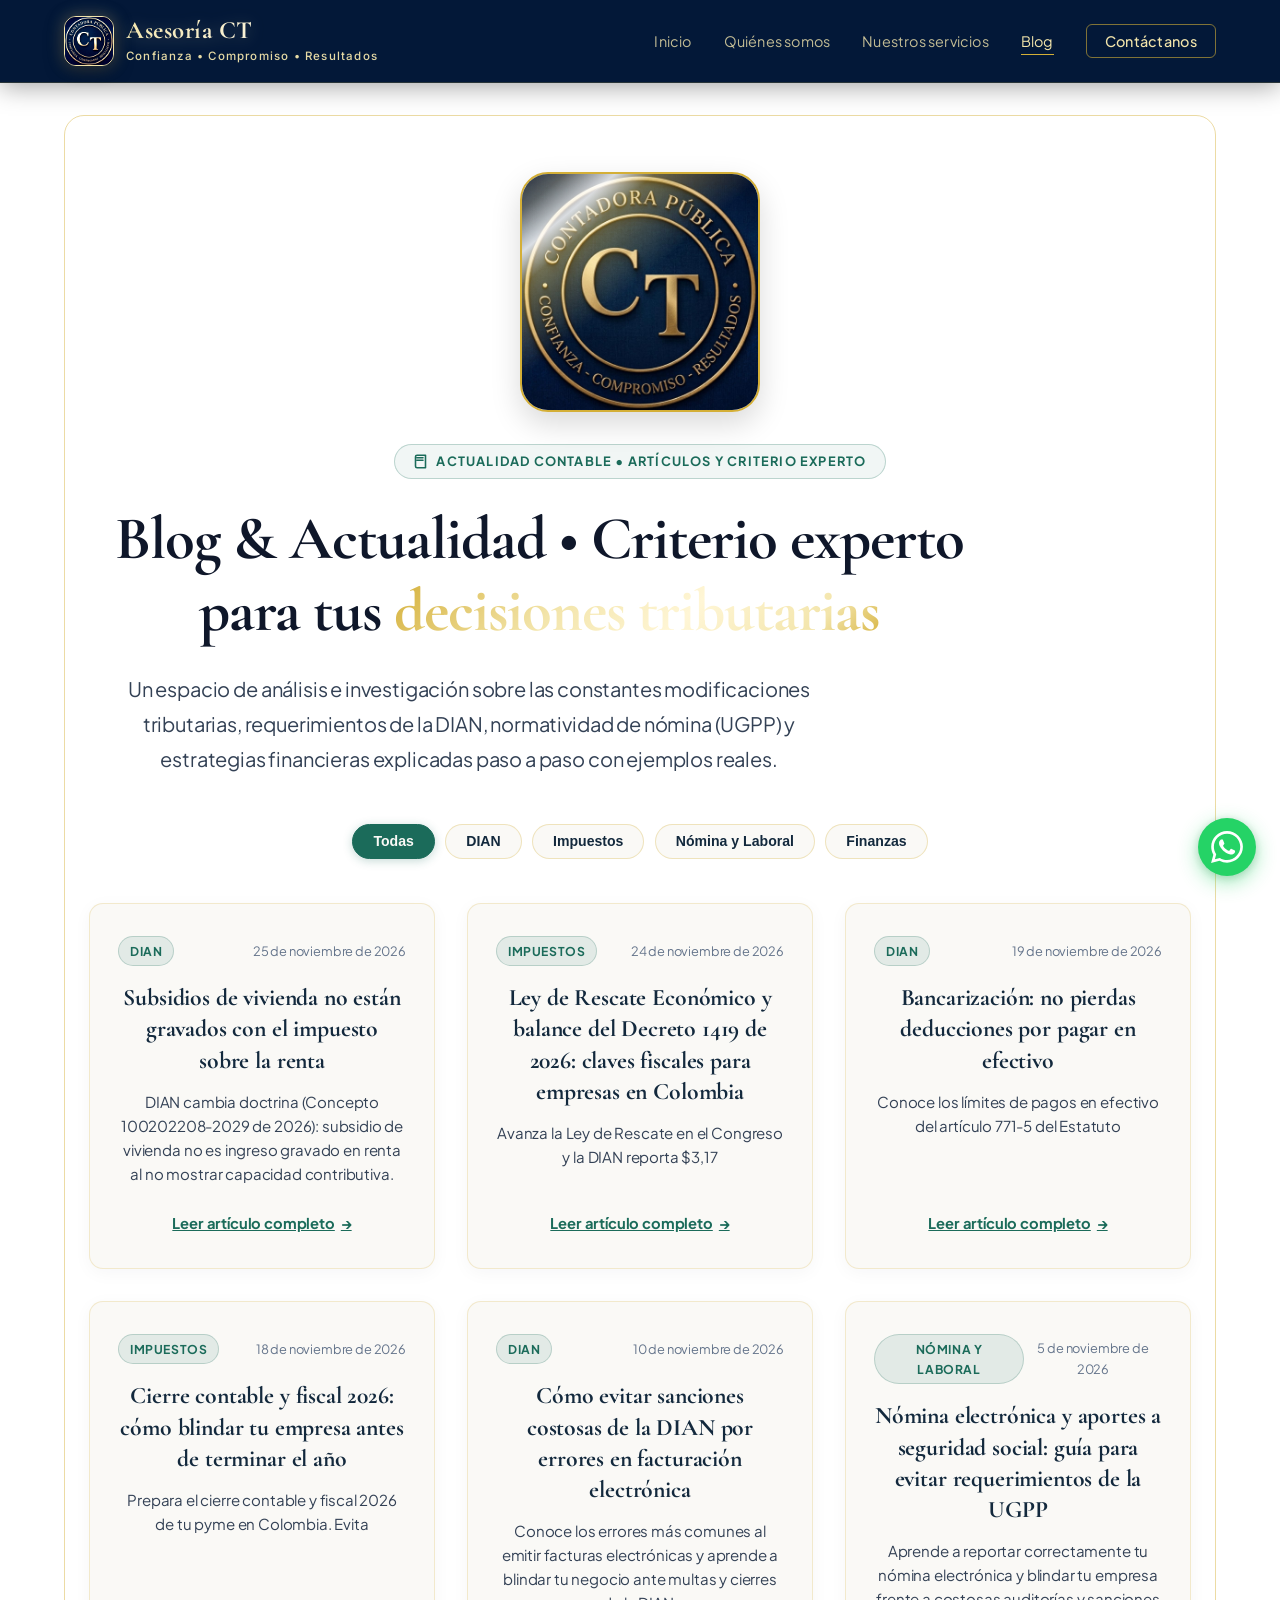
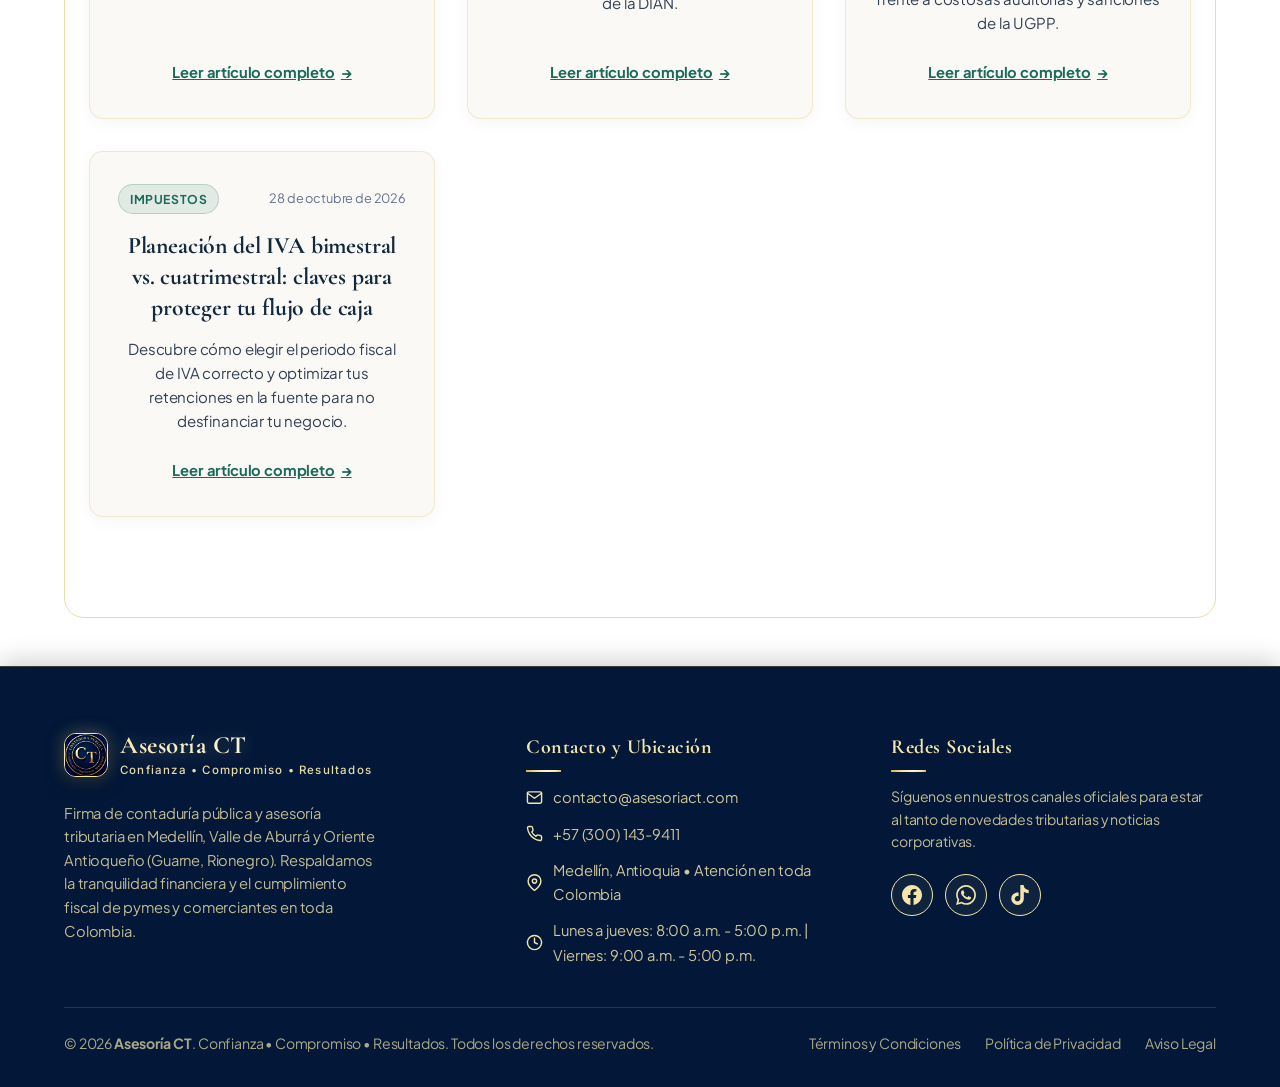
<file: blog.html>
<!DOCTYPE html>
<html lang="es-CO">
<head>
  <!-- Google Tag Manager / gtag -->
  <script async src="https://www.googletagmanager.com/gtm.js?id=GTM-5GG3HX36"></script>
  <script>
    window.dataLayer = window.dataLayer || [];
    function gtag(){dataLayer.push(arguments);}
    gtag('js', new Date());
  </script>
  <meta charset="UTF-8">
  <meta name="viewport" content="width=device-width, initial-scale=1.0">
  <title id="pageTitle">Blog Tributario y Contable en Colombia | Asesoría CT</title>
  <meta name="description" id="pageDescription" content="Artículos sobre tributación DIAN, nómina electrónica UGPP, planeación de IVA y finanzas para empresas en Medellín y Colombia por Asesoría CT.">
  <link rel="canonical" id="canonicalUrl" href="https://asesoriact.com/blog.html">
  <link rel="icon" type="image/png" sizes="48x48" href="/favicon.png">
  <link rel="icon" type="image/png" sizes="192x192" href="/favicon.png">
  <link rel="apple-touch-icon" sizes="180x180" href="/favicon.png">
  <link rel="shortcut icon" href="/favicon.png">

  <!-- Open Graph / Redes Sociales -->
  <meta property="og:type" id="ogType" content="website">
  <meta property="og:locale" content="es_CO">
  <meta property="og:site_name" content="Asesoría CT">
  <meta property="og:url" id="ogUrl" content="https://asesoriact.com/blog.html">
  <meta property="og:title" id="ogTitle" content="Blog & Actualidad Tributaria en Colombia | Asesoría CT">
  <meta property="og:description" id="ogDescription" content="Análisis e investigación sobre requerimientos de la DIAN, normatividad laboral UGPP y planeación fiscal en Colombia.">
  <meta property="og:image" id="ogImage" content="https://asesoriact.com/imagenes/logo-ct-social.jpg">
  <meta property="og:image:alt" id="ogImageAlt" content="Blog Asesoría CT">

  <!-- Twitter Cards -->
  <meta name="twitter:card" content="summary_large_image">
  <meta name="twitter:title" id="twitterTitle" content="Blog & Actualidad Tributaria en Colombia | Asesoría CT">
  <meta name="twitter:description" id="twitterDescription" content="Análisis e investigación sobre normatividad DIAN y finanzas empresariales.">
  <meta name="twitter:image" id="twitterImage" content="https://asesoriact.com/imagenes/logo-ct-social.jpg">

  <!-- Google Fonts: Cormorant Garamond, Inter & Plus Jakarta Sans -->
  <link rel="preconnect" href="https://fonts.googleapis.com">
  <link rel="preconnect" href="https://fonts.gstatic.com" crossorigin>
  <link href="https://fonts.googleapis.com/css2?family=Cormorant+Garamond:wght@400;500;600;700&family=Inter:wght@300;400;500;600;700&family=Plus+Jakarta+Sans:ital,wght@0,400;0,500;0,600;0,700;1,400;1,600&display=swap" rel="stylesheet">

  <!-- Hoja de Estilos Compartida -->
  <link rel="stylesheet" href="css/style.css">

  <!-- Schema.org JSON-LD para Blog / Artículo dinámico -->
  <script type="application/ld+json" id="blogSchema">
  {
    "@context": "https://schema.org",
    "@type": "Blog",
    "@id": "https://asesoriact.com/blog.html#blog",
    "name": "Blog de Actualidad Contable y Tributaria | Asesoría CT",
    "url": "https://asesoriact.com/blog.html",
    "description": "Artículos, normativas DIAN y guías financieras explicadas con criterio experto para empresarios y comerciantes en Colombia.",
    "publisher": {
      "@type": "AccountingService",
      "name": "Asesoría CT",
      "url": "https://asesoriact.com/",
      "logo": "https://asesoriact.com/imagenes/logo-ct-social.jpg"
    }
  }
  </script>
</head>
<body>

  <!-- Encabezado (Header) -->
  <div class="header-wrapper">
    <div class="container">
      <header>
        <a href="index.html" class="brand" title="Asesoría CT">
          <div class="brand-icon">
            <img src="imagenes/LOGO_CT_DORADO_CLARO.png" alt="Logo Asesoría CT" width="50" height="50">
          </div>
          <div class="brand-name">
            <span class="main-title">Asesoría CT</span>
            <span class="sub-title">Confianza &bull; Compromiso &bull; Resultados</span>
          </div>
        </a>

        <div class="nav-container">
          <nav aria-label="Navegación principal">
            <ul class="main-nav">
              <li><a href="index.html" class="nav-link">Inicio</a></li>
              <li><a href="quienes-somos.html" class="nav-link">Quiénes somos</a></li>
              <li><a href="servicios.html" class="nav-link">Nuestros servicios</a></li>
              <li><a href="blog.html" class="nav-link active">Blog</a></li>
              <li><a href="contacto.html" class="nav-link nav-link-cta">Contáctanos</a></li>
            </ul>
          </nav>
        </div>
      </header>
    </div>
  </div>

  <div class="container">
    <main>

      <!-- ==============================================
           VISTA 1: LISTADO PRINCIPAL DEL BLOG
           ============================================== -->
      <section id="blogListView">
        <!-- Logotipo Central Animado -->
        <div class="corporate-logo-container">
          <div class="corporate-logo-card">
            <div class="corporate-logo-frame" title="Asesoría CT">
              <img 
                src="imagenes/LOGO CT.jpeg" 
                alt="Blog Contable y Tributario - Asesoría CT Colombia" 
                class="corporate-logo-img"
                width="240"
                height="240"
                loading="eager"
              >
              <div class="shimmer-effect" aria-hidden="true"></div>
            </div>
          </div>
        </div>

        <!-- Pastilla identificadora -->
        <div class="pill-hero">
          <svg width="15" height="15" viewBox="0 0 24 24" fill="none" stroke="currentColor" stroke-width="2.5" stroke-linecap="round" stroke-linejoin="round">
            <path d="M4 19.5v-15A2.5 2.5 0 0 1 6.5 2H20v20H6.5a2.5 2.5 0 0 1-2.5-2.5Z"></path>
            <path d="M6 6h10"></path>
            <path d="M6 10h10"></path>
          </svg>
          <span>Actualidad Contable &bull; Artículos y Criterio Experto</span>
        </div>

        <!-- Título Principal -->
        <h1 class="hero-title">
          Blog & Actualidad &bull; Criterio experto para tus <span class="gradient-text">decisiones tributarias</span>
        </h1>

        <p class="hero-desc">
          Un espacio de análisis e investigación sobre las constantes modificaciones tributarias, requerimientos de la DIAN, normatividad de nómina (UGPP) y estrategias financieras explicadas paso a paso con ejemplos reales.
        </p>

        <!-- Filtro por Categorías -->
        <div class="blog-filter-bar" role="group" aria-label="Filtro por categorías">
          <button type="button" class="blog-filter-btn active" data-category="Todas">Todas</button>
          <button type="button" class="blog-filter-btn" data-category="DIAN">DIAN</button>
          <button type="button" class="blog-filter-btn" data-category="Impuestos">Impuestos</button>
          <button type="button" class="blog-filter-btn" data-category="Nómina y Laboral">Nómina y Laboral</button>
          <button type="button" class="blog-filter-btn" data-category="Finanzas">Finanzas</button>
        </div>

        <!-- Listado de Artículos -->
        <div class="blog-cards-grid" id="blogArticlesGrid">
          <!-- Renderizado dinámico -->
        </div>
      </section>

      <!-- ==============================================
           VISTA 2: DETALLE INDIVIDUAL DE ARTÍCULO (/blog/[slug])
           ============================================== -->
      <section id="blogSingleView" style="display: none;">
        <div class="article-reading-container">
          <div class="article-back-nav">
            <a href="blog.html" class="article-back-link" id="backToBlogBtn">
              <svg width="18" height="18" viewBox="0 0 24 24" fill="none" stroke="currentColor" stroke-width="2.3" stroke-linecap="round" stroke-linejoin="round">
                <line x1="19" y1="12" x2="5" y2="12"></line>
                <polyline points="12 19 5 12 12 5"></polyline>
              </svg>
              <span>Volver a todos los artículos</span>
            </a>
          </div>

          <article>
            <div class="article-header-meta">
              <span class="blog-category-badge" id="singleCategory">DIAN</span>
              <time class="blog-card-date" id="singleDate">10 de noviembre de 2026</time>
            </div>

            <h1 class="article-single-title" id="singleTitle">Título del Artículo</h1>

            <div class="article-single-summary" id="singleSummary">
              Resumen ejecutivo del artículo.
            </div>

            <!-- Cuerpo de Lectura Cómoda con tipografía Plus Jakarta Sans -->
            <div class="article-content-body" id="singleBody">
              <!-- Contenido Markdown parseado -->
            </div>
          </article>

          <!-- Recuadro destacado: Llamado a la Acción -->
          <div class="article-cta-box">
            <h3 class="article-cta-title">¿Tienes dudas sobre cómo aplicar esta norma en tu negocio?</h3>
            <p class="article-cta-text">
              Nuestro equipo de contadores públicos en Medellín y Antioquia te acompaña paso a paso. Conoce nuestros <a href="servicios.html" style="color: var(--gold-light); text-decoration: underline;">servicios contables y tributarios</a> o agenda una cita sin costo inicial.
            </p>
            <a href="servicios.html" class="article-cta-btn" aria-label="Conoce nuestros servicios y agenda una revisión contable preventiva">
              <svg width="18" height="18" viewBox="0 0 24 24" fill="none" stroke="currentColor" stroke-width="2.3" stroke-linecap="round" stroke-linejoin="round">
                <rect width="18" height="18" x="3" y="4" rx="2" ry="2"></rect>
                <line x1="16" y1="2" x2="16" y2="6"></line>
                <line x1="8" y1="2" x2="8" y2="6"></line>
                <line x1="3" y1="10" x2="21" y2="10"></line>
              </svg>
              <span>Ver servicios contables y agendar revisión de 15 minutos</span>
            </a>
          </div>
        </div>
      </section>

    </main>
  </div>

  <!-- Pie de Página (Footer) -->
  <footer>
    <div class="container">
      <div class="footer-content">
        <div class="footer-col">
          <a href="index.html" class="footer-brand" title="Asesoría CT">
            <div class="brand-icon">
              <img src="imagenes/LOGO CT.jpeg" alt="Logo Asesoría CT en pie de página" width="44" height="44" loading="lazy">
            </div>
            <div class="brand-name">
              <span class="main-title">Asesoría CT</span>
              <span class="sub-title">Confianza &bull; Compromiso &bull; Resultados</span>
            </div>
          </a>
          <p class="footer-desc">
            Firma de contaduría pública y asesoría tributaria en Medellín, Valle de Aburrá y Oriente Antioqueño (Guarne, Rionegro). Respaldamos la tranquilidad financiera y el cumplimiento fiscal de pymes y comerciantes en toda Colombia.
          </p>
        </div>

        <div class="footer-col">
          <h4 class="footer-col-title">Contacto y Ubicación</h4>
          <ul class="footer-contact-list">
            <li class="footer-contact-item">
              <svg width="17" height="17" viewBox="0 0 24 24" fill="none" stroke="currentColor" stroke-width="2" stroke-linecap="round" stroke-linejoin="round">
                <path d="M4 4h16c1.1 0 2 .9 2 2v12c0 1.1-.9 2-2 2H4c-1.1 0-2-.9-2-2V6c0-1.1.9-2 2-2z"></path>
                <polyline points="22,6 12,13 2,6"></polyline>
              </svg>
              <a href="mailto:contacto@asesoriact.com">contacto@asesoriact.com</a>
            </li>
            <li class="footer-contact-item">
              <svg width="17" height="17" viewBox="0 0 24 24" fill="none" stroke="currentColor" stroke-width="2" stroke-linecap="round" stroke-linejoin="round">
                <path d="M22 16.92v3a2 2 0 0 1-2.18 2 19.79 19.79 0 0 1-8.63-3.07 19.5 19.5 0 0 1-6-6 19.79 19.79 0 0 1-3.07-8.67A2 2 0 0 1 4.11 2h3a2 2 0 0 1 2 1.72 12.84 12.84 0 0 0 .7 2.81 2 2 0 0 1-.45 2.11L8.09 9.91a16 16 0 0 0 6 6l1.27-1.27a2 2 0 0 1 2.11-.45 12.84 12.84 0 0 0 2.81.7A2 2 0 0 1 22 16.92z"></path>
              </svg>
              <a href="https://wa.me/573001439411" target="_blank" rel="noopener noreferrer" aria-label="Llámanos o escríbenos al +57 300 143 9411">+57 (300) 143-9411</a>
            </li>
            <li class="footer-contact-item">
              <svg width="17" height="17" viewBox="0 0 24 24" fill="none" stroke="currentColor" stroke-width="2" stroke-linecap="round" stroke-linejoin="round">
                <path d="M21 10c0 7-9 13-9 13s-9-6-9-13a9 9 0 0 1 18 0z"></path>
                <circle cx="12" cy="10" r="3"></circle>
              </svg>
              <span>Medellín, Antioquia &bull; Atención en toda Colombia</span>
            </li>
            <li class="footer-contact-item">
              <svg width="17" height="17" viewBox="0 0 24 24" fill="none" stroke="currentColor" stroke-width="2" stroke-linecap="round" stroke-linejoin="round">
                <circle cx="12" cy="12" r="10"></circle>
                <polyline points="12 6 12 12 16 14"></polyline>
              </svg>
              <span>Lunes a jueves: 8:00 a.m. - 5:00 p.m. | Viernes: 9:00 a.m. - 5:00 p.m.</span>
            </li>
          </ul>
        </div>

        <div class="footer-col">
          <h4 class="footer-col-title">Redes Sociales</h4>
          <p class="footer-desc" style="font-size: 0.88rem;">
            Síguenos en nuestros canales oficiales para estar al tanto de novedades tributarias y noticias corporativas.
          </p>
          <div class="social-links">
            <a href="https://www.facebook.com/share/19hcn5nRDJ/" target="_blank" rel="noopener noreferrer" class="social-btn" title="Facebook Asesoría CT" aria-label="Facebook">
              <svg viewBox="0 0 24 24">
                <path d="M24 12.073c0-6.627-5.373-12-12-12s-12 5.373-12 12c0 5.99 4.388 10.954 10.125 11.854v-8.385H7.078v-3.47h3.047V9.43c0-3.007 1.792-4.669 4.533-4.669 1.312 0 2.686.235 2.686.235v2.953H15.83c-1.491 0-1.956.925-1.956 1.874v2.25h3.328l-.532 3.47h-2.796v8.385C19.612 23.027 24 18.062 24 12.073z"/>
              </svg>
            </a>
            <a href="https://wa.me/573001439411?text=Hola%2C%20quisiera%20contactar%20a%20Asesor%C3%ADa%20CT." target="_blank" rel="noopener noreferrer" class="social-btn" title="WhatsApp Asesoría CT" aria-label="WhatsApp">
              <svg viewBox="0 0 24 24">
                <path d="M.057 24l1.687-6.163c-1.041-1.804-1.588-3.849-1.587-5.946.003-6.556 5.338-11.891 11.893-11.891 3.181.001 6.167 1.24 8.413 3.488 2.245 2.248 3.481 5.236 3.48 8.414-.003 6.557-5.338 11.892-11.893 11.892-1.99-.001-3.951-.5-5.688-1.448l-6.305 1.654zm6.597-3.807c1.676.995 3.276 1.591 5.392 1.592 5.448 0 9.886-4.434 9.889-9.885.002-5.462-4.415-9.89-9.881-9.892-5.452 0-9.887 4.434-9.889 9.884-.001 2.225.651 3.891 1.746 5.634l-.999 3.648 3.742-.981zm11.387-5.464c-.074-.124-.272-.198-.57-.347-.297-.149-1.758-.868-2.031-.967-.272-.099-.47-.149-.669.149-.198.297-.768.967-.941 1.165-.173.198-.347.223-.644.074-.297-.149-1.255-.462-2.39-1.475-.883-.788-1.48-1.761-1.653-2.059-.173-.297-.018-.458.13-.606.134-.133.297-.347.446-.521.151-.172.2-.296.3-.495.099-.198.05-.372-.025-.521-.075-.148-.669-1.611-.916-2.206-.242-.579-.487-.501-.669-.51l-.57-.01c-.198 0-.52.074-.792.372s-1.04 1.016-1.04 2.479 1.065 2.876 1.213 3.074c.149.198 2.095 3.2 5.076 4.487.709.306 1.263.489 1.694.626.712.226 1.36.194 1.872.118.571-.085 1.758-.719 2.006-1.413.248-.695.248-1.29.173-1.414z"/>
              </svg>
            </a>
            <a href="https://www.tiktok.com/@asesoriact?_r=1&_t=ZS-9BUUQ9pC63I" target="_blank" rel="noopener noreferrer" class="social-btn" title="TikTok Asesoría CT" aria-label="TikTok">
              <svg viewBox="0 0 24 24">
                <path d="M12.525.02c1.31-.02 2.61-.01 3.91-.02.08 1.53.63 3.09 1.75 4.17 1.12 1.11 2.7 1.62 4.24 1.79v4.03c-1.44-.05-2.89-.35-4.2-.97-.57-.26-1.1-.59-1.62-1.01-.01 2.92.01 5.84-.02 8.75-.08 1.4-.54 2.79-1.35 3.94-1.31 1.92-3.58 3.17-5.91 3.21-1.43.08-2.86-.31-4.08-1.03-2.02-1.19-3.44-3.37-3.65-5.71-.02-.5-.03-1-.01-1.49.18-1.9 1.12-3.72 2.58-4.96 1.66-1.44 3.98-2.13 6.15-1.72.02 1.48-.04 2.96-.04 4.44-.99-.32-2.15-.23-3.02.37-.63.41-1.11 1.04-1.36 1.75-.21.51-.24 1.07-.14 1.61.24 1.16 1.18 2.09 2.35 2.33.71.16 1.46.12 2.14-.14.77-.28 1.41-.89 1.74-1.64.31-.7.42-1.47.41-2.23.03-5.26.01-10.52.02-15.78z"/>
              </svg>
            </a>
          </div>
        </div>
      </div>

      <div class="footer-bottom">
        <div>
          <span>&copy; <span id="currentYear"></span> <strong>Asesoría CT</strong>. Confianza &bull; Compromiso &bull; Resultados. Todos los derechos reservados.</span>
        </div>
        <ul class="footer-legal-links">
          <li><a href="terminos-y-condiciones.html">Términos y Condiciones</a></li>
          <li><a href="politica-de-privacidad.html">Política de Privacidad</a></li>
          <li><a href="aviso-legal.html">Aviso Legal</a></li>
        </ul>
      </div>
    </div>
  </footer>

  <!-- Botón Flotante de WhatsApp -->
  <a href="https://wa.me/573001439411?text=Hola%2C%20tengo%20una%20consulta%20tributaria%20para%20Asesor%C3%ADa%20CT." target="_blank" rel="noopener noreferrer" class="whatsapp-float" title="Contactar por WhatsApp" aria-label="WhatsApp Asesoría CT">
    <svg viewBox="0 0 24 24">
      <path d="M.057 24l1.687-6.163c-1.041-1.804-1.588-3.849-1.587-5.946.003-6.556 5.338-11.891 11.893-11.891 3.181.001 6.167 1.24 8.413 3.488 2.245 2.248 3.481 5.236 3.48 8.414-.003 6.557-5.338 11.892-11.893 11.892-1.99-.001-3.951-.5-5.688-1.448l-6.305 1.654zm6.597-3.807c1.676.995 3.276 1.591 5.392 1.592 5.448 0 9.886-4.434 9.889-9.885.002-5.462-4.415-9.89-9.881-9.892-5.452 0-9.887 4.434-9.889 9.884-.001 2.225.651 3.891 1.746 5.634l-.999 3.648 3.742-.981zm11.387-5.464c-.074-.124-.272-.198-.57-.347-.297-.149-1.758-.868-2.031-.967-.272-.099-.47-.149-.669.149-.198.297-.768.967-.941 1.165-.173.198-.347.223-.644.074-.297-.149-1.255-.462-2.39-1.475-.883-.788-1.48-1.761-1.653-2.059-.173-.297-.018-.458.13-.606.134-.133.297-.347.446-.521.151-.172.2-.296.3-.495.099-.198.05-.372-.025-.521-.075-.148-.669-1.611-.916-2.206-.242-.579-.487-.501-.669-.51l-.57-.01c-.198 0-.52.074-.792.372s-1.04 1.016-1.04 2.479 1.065 2.876 1.213 3.074c.149.198 2.095 3.2 5.076 4.487.709.306 1.263.489 1.694.626.712.226 1.36.194 1.872.118.571-.085 1.758-.719 2.006-1.413.248-.695.248-1.29.173-1.414z"/>
    </svg>
  </a>

  <!-- Scripts del Blog -->
  <script src="js/blog-data.js"></script>
  <script src="js/blog-engine.js"></script>
  <script>
    document.getElementById('currentYear').textContent = new Date().getFullYear();

    let currentCategoryFilter = 'Todas';

    function getSlugFromURL() {
      // 1. Revisar query param ?slug=ejemplo
      const params = new URLSearchParams(window.location.search);
      const querySlug = params.get('slug');
      if (querySlug) return querySlug;

      // 2. Revisar hash #/blog/ejemplo o #ejemplo
      const hash = window.location.hash.replace(/^#\/?(blog\/)?/, '');
      if (hash && hash !== '') return hash;

      // 3. Revisar pathname /blog/slug o /blog/slug.html
      const pathParts = window.location.pathname.split('/').filter(Boolean);
      const blogIdx = pathParts.findIndex(p => p === 'blog' || p === 'blog.html');
      if (blogIdx !== -1 && pathParts[blogIdx + 1]) {
        return pathParts[blogIdx + 1].replace(/\.html$/, '');
      }

      return null;
    }

    function renderArticlesList(category = 'Todas') {
      const grid = document.getElementById('blogArticlesGrid');
      if (!grid || !window.getBlogArticles) return;

      let articles = window.getBlogArticles();
      if (category !== 'Todas') {
        articles = articles.filter(a => a.category.toLowerCase() === category.toLowerCase());
      }

      if (articles.length === 0) {
        grid.innerHTML = `
          <div style="grid-column: 1 / -1; text-align: center; padding: 3rem 1rem; color: var(--text-muted);">
            <p style="font-size: 1.1rem; margin-bottom: 0.5rem;">No se encontraron artículos en la categoría <strong>${category}</strong>.</p>
            <p style="font-size: 0.95rem;">Pronto publicaremos más guías y análisis para esta sección.</p>
          </div>
        `;
        return;
      }

      grid.innerHTML = articles.map(article => `
        <article class="blog-card" onclick="navigateToArticle('${article.slug}')" style="cursor: pointer;">
          <div>
            <div class="blog-card-meta">
              <span class="blog-category-badge">${article.category}</span>
              <time class="blog-card-date" datetime="${article.date}">${window.formatBlogDate(article.date)}</time>
            </div>
            <h2 class="blog-card-title">${article.title}</h2>
            <p class="blog-card-summary">${article.summary}</p>
          </div>
          <div>
            <a href="blog.html?slug=${encodeURIComponent(article.slug)}" class="blog-card-link" onclick="event.stopPropagation(); navigateToArticle('${article.slug}', event);">
              <span>Leer artículo completo</span>
              <span aria-hidden="true">&rarr;</span>
            </a>
          </div>
        </article>
      `).join('');
    }

    function updateBlogMetaTags(article, slug) {
      const canonicalEl = document.getElementById('canonicalUrl');
      const ogUrlEl = document.getElementById('ogUrl');
      const ogTitleEl = document.getElementById('ogTitle');
      const ogDescEl = document.getElementById('ogDescription');
      const twitterTitleEl = document.getElementById('twitterTitle');
      const twitterDescEl = document.getElementById('twitterDescription');
      const schemaEl = document.getElementById('blogSchema');

      if (article && slug) {
        const articleUrl = `https://asesoriact.com/blog/${slug}`;
        if (canonicalEl) canonicalEl.setAttribute('href', articleUrl);
        if (ogUrlEl) ogUrlEl.setAttribute('content', articleUrl);
        if (ogTitleEl) ogTitleEl.setAttribute('content', `${article.title} | Blog Asesoría CT`);
        if (ogDescEl) ogDescEl.setAttribute('content', article.summary);
        if (twitterTitleEl) twitterTitleEl.setAttribute('content', `${article.title} | Blog Asesoría CT`);
        if (twitterDescEl) twitterDescEl.setAttribute('content', article.summary);

        // Inyectar Schema.org de tipo Article dinámico
        if (schemaEl) {
          const articleSchema = {
            "@context": "https://schema.org",
            "@type": "BlogPosting",
            "@id": articleUrl + "#article",
            "mainEntityOfPage": {
              "@type": "WebPage",
              "@id": articleUrl
            },
            "headline": article.title,
            "description": article.summary,
            "image": "https://asesoriact.com/imagenes/logo-ct-social.jpg",
            "datePublished": article.date,
            "dateModified": article.date,
            "inLanguage": "es-CO",
            "author": {
              "@type": "AccountingService",
              "name": "Asesoría CT",
              "url": "https://asesoriact.com/"
            },
            "publisher": {
              "@type": "AccountingService",
              "name": "Asesoría CT",
              "url": "https://asesoriact.com/",
              "logo": {
                "@type": "ImageObject",
                "url": "https://asesoriact.com/imagenes/logo-ct-social.jpg"
              }
            },
            "articleSection": article.category
          };
          schemaEl.textContent = JSON.stringify(articleSchema, null, 2);
        }
      } else {
        const blogUrl = 'https://asesoriact.com/blog.html';
        if (canonicalEl) canonicalEl.setAttribute('href', blogUrl);
        if (ogUrlEl) ogUrlEl.setAttribute('content', blogUrl);
        if (ogTitleEl) ogTitleEl.setAttribute('content', 'Blog Tributario y Contable en Colombia | Asesoría CT');
        if (ogDescEl) ogDescEl.setAttribute('content', 'Artículos sobre tributación DIAN, nómina electrónica UGPP, planeación de IVA y finanzas en Colombia por Asesoría CT.');
        if (twitterTitleEl) twitterTitleEl.setAttribute('content', 'Blog Tributario y Contable en Colombia | Asesoría CT');
        if (twitterDescEl) twitterDescEl.setAttribute('content', 'Artículos sobre tributación DIAN, nómina electrónica UGPP, planeación de IVA y finanzas en Colombia por Asesoría CT.');

        if (schemaEl) {
          const blogSchema = {
            "@context": "https://schema.org",
            "@type": "Blog",
            "@id": "https://asesoriact.com/blog.html#blog",
            "name": "Blog de Actualidad Contable y Tributaria | Asesoría CT",
            "url": "https://asesoriact.com/blog.html",
            "description": "Artículos, normativas DIAN y guías financieras explicadas con criterio experto para empresarios y comerciantes en Colombia.",
            "publisher": {
              "@type": "AccountingService",
              "name": "Asesoría CT",
              "url": "https://asesoriact.com/",
              "logo": "https://asesoriact.com/imagenes/logo-ct-social.jpg"
            }
          };
          schemaEl.textContent = JSON.stringify(blogSchema, null, 2);
        }
      }
    }

    function renderSingleArticle(slug) {
      const listView = document.getElementById('blogListView');
      const singleView = document.getElementById('blogSingleView');
      const article = window.BLOG_ARTICLES_DATA ? window.BLOG_ARTICLES_DATA[slug] : null;

      if (!article) {
        // Artículo no encontrado: mostrar lista
        showListView();
        return;
      }

      listView.style.display = 'none';
      singleView.style.display = 'block';
      window.scrollTo({ top: 0, behavior: 'smooth' });

      // Actualizar datos de cabecera y SEO dinámico
      document.getElementById('pageTitle').textContent = `${article.title} | Blog Asesoría CT`;
      document.getElementById('pageDescription').setAttribute('content', article.summary);
      updateBlogMetaTags(article, slug);

      document.getElementById('singleCategory').textContent = article.category;
      const dateEl = document.getElementById('singleDate');
      dateEl.textContent = window.formatBlogDate(article.date);
      dateEl.setAttribute('datetime', article.date);

      document.getElementById('singleTitle').textContent = article.title;
      document.getElementById('singleSummary').textContent = article.summary;

      // Renderizar cuerpo con markdown parser
      const parsedHTML = window.parseMarkdownToHTML ? window.parseMarkdownToHTML(article.body) : article.body;
      document.getElementById('singleBody').innerHTML = parsedHTML;
    }

    function showListView() {
      const listView = document.getElementById('blogListView');
      const singleView = document.getElementById('blogSingleView');

      singleView.style.display = 'none';
      listView.style.display = 'block';

      document.getElementById('pageTitle').textContent = 'Blog Tributario y Contable en Colombia | Asesoría CT';
      document.getElementById('pageDescription').setAttribute('content', 'Artículos sobre tributación DIAN, nómina electrónica UGPP, planeación de IVA y finanzas para empresas en Medellín y Colombia por Asesoría CT.');
      updateBlogMetaTags(null, null);

      renderArticlesList(currentCategoryFilter);
    }

    function navigateToArticle(slug, event) {
      if (event) event.preventDefault();
      history.pushState({ slug: slug }, '', `blog.html?slug=${encodeURIComponent(slug)}`);
      renderSingleArticle(slug);
    }

    // Inicializar filtros
    document.querySelectorAll('.blog-filter-btn').forEach(btn => {
      btn.addEventListener('click', function() {
        document.querySelectorAll('.blog-filter-btn').forEach(b => b.classList.remove('active'));
        this.classList.add('active');
        currentCategoryFilter = this.getAttribute('data-category');
        renderArticlesList(currentCategoryFilter);
      });
    });

    // Manejar retroceso o avance de historial en el navegador
    window.addEventListener('popstate', function(e) {
      const slug = getSlugFromURL();
      if (slug) {
        renderSingleArticle(slug);
      } else {
        showListView();
      }
    });

    // Botón volver a todos los artículos
    document.getElementById('backToBlogBtn').addEventListener('click', function(e) {
      e.preventDefault();
      history.pushState(null, '', 'blog.html');
      showListView();
    });

    // Ejecución inicial según URL
    const initialSlug = getSlugFromURL();
    if (initialSlug) {
      renderSingleArticle(initialSlug);
    } else {
      showListView();
    }
  </script>
</body>
</html>
</file>
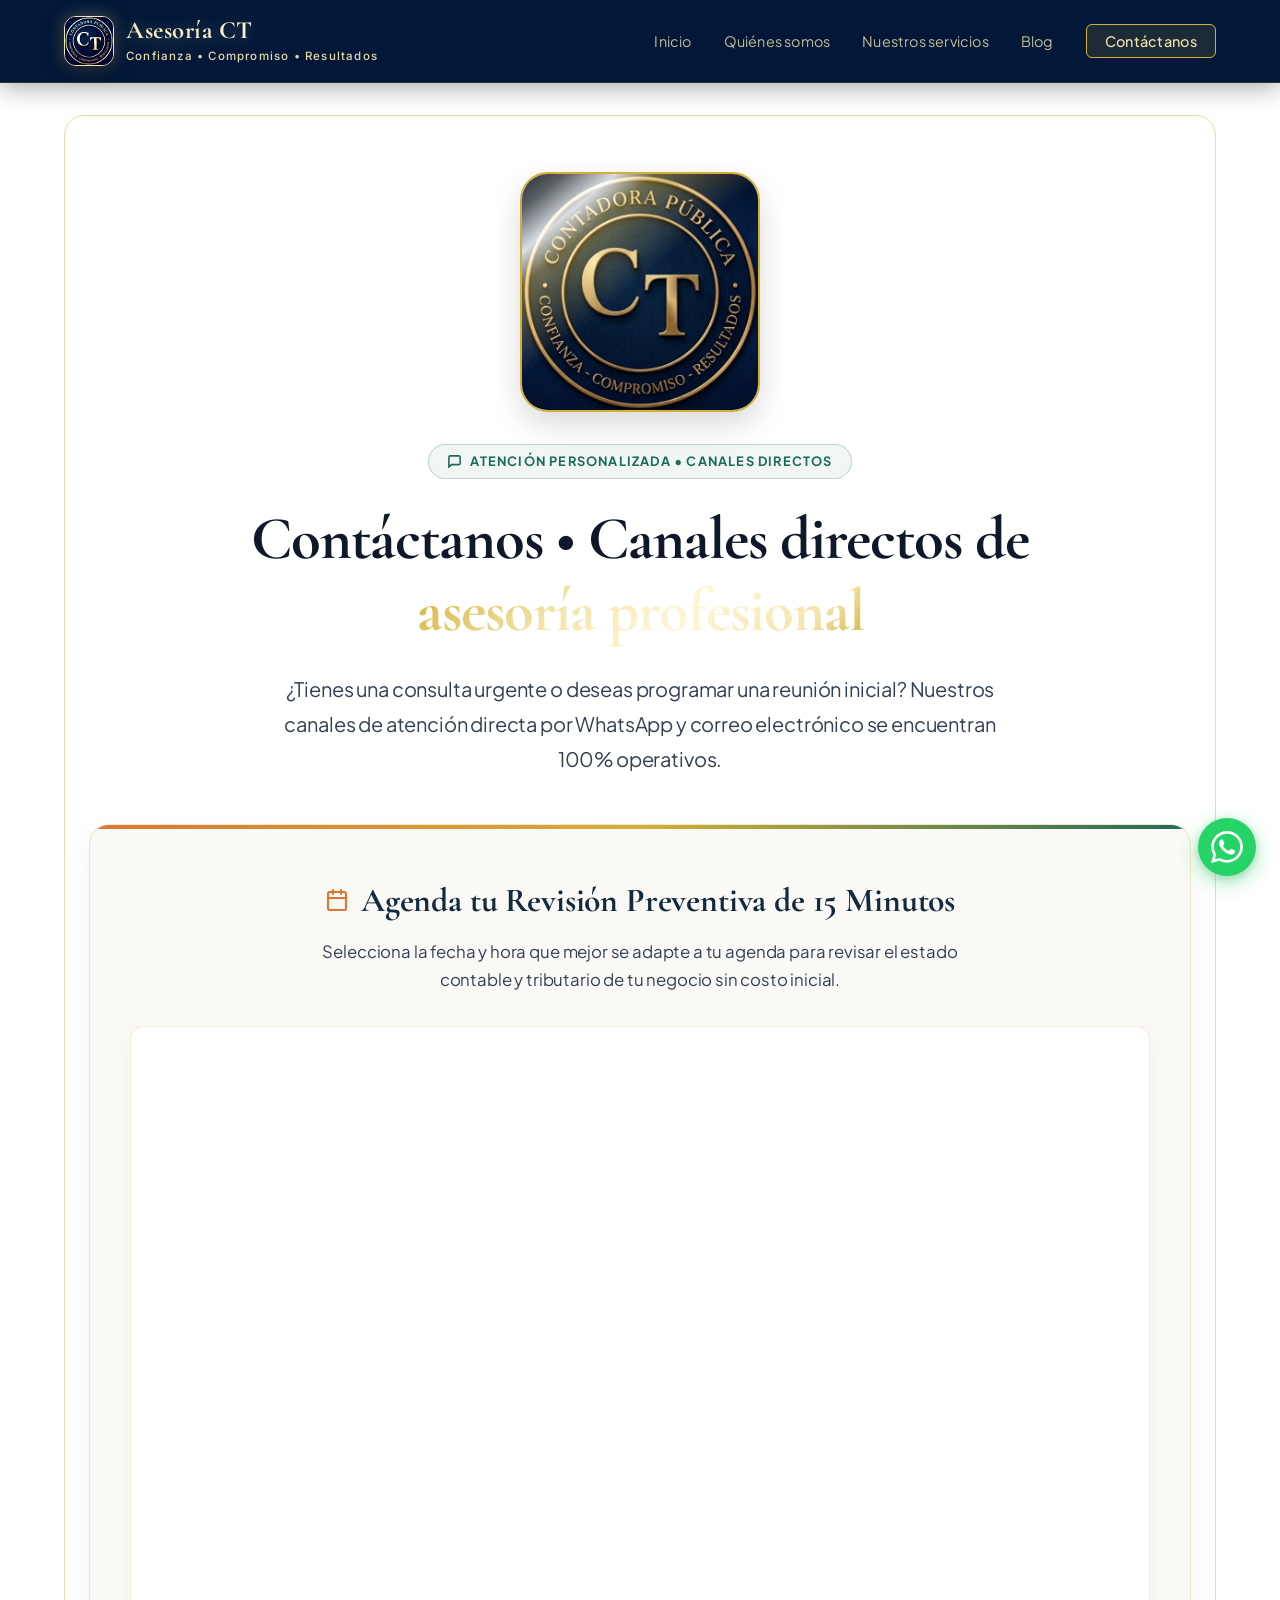
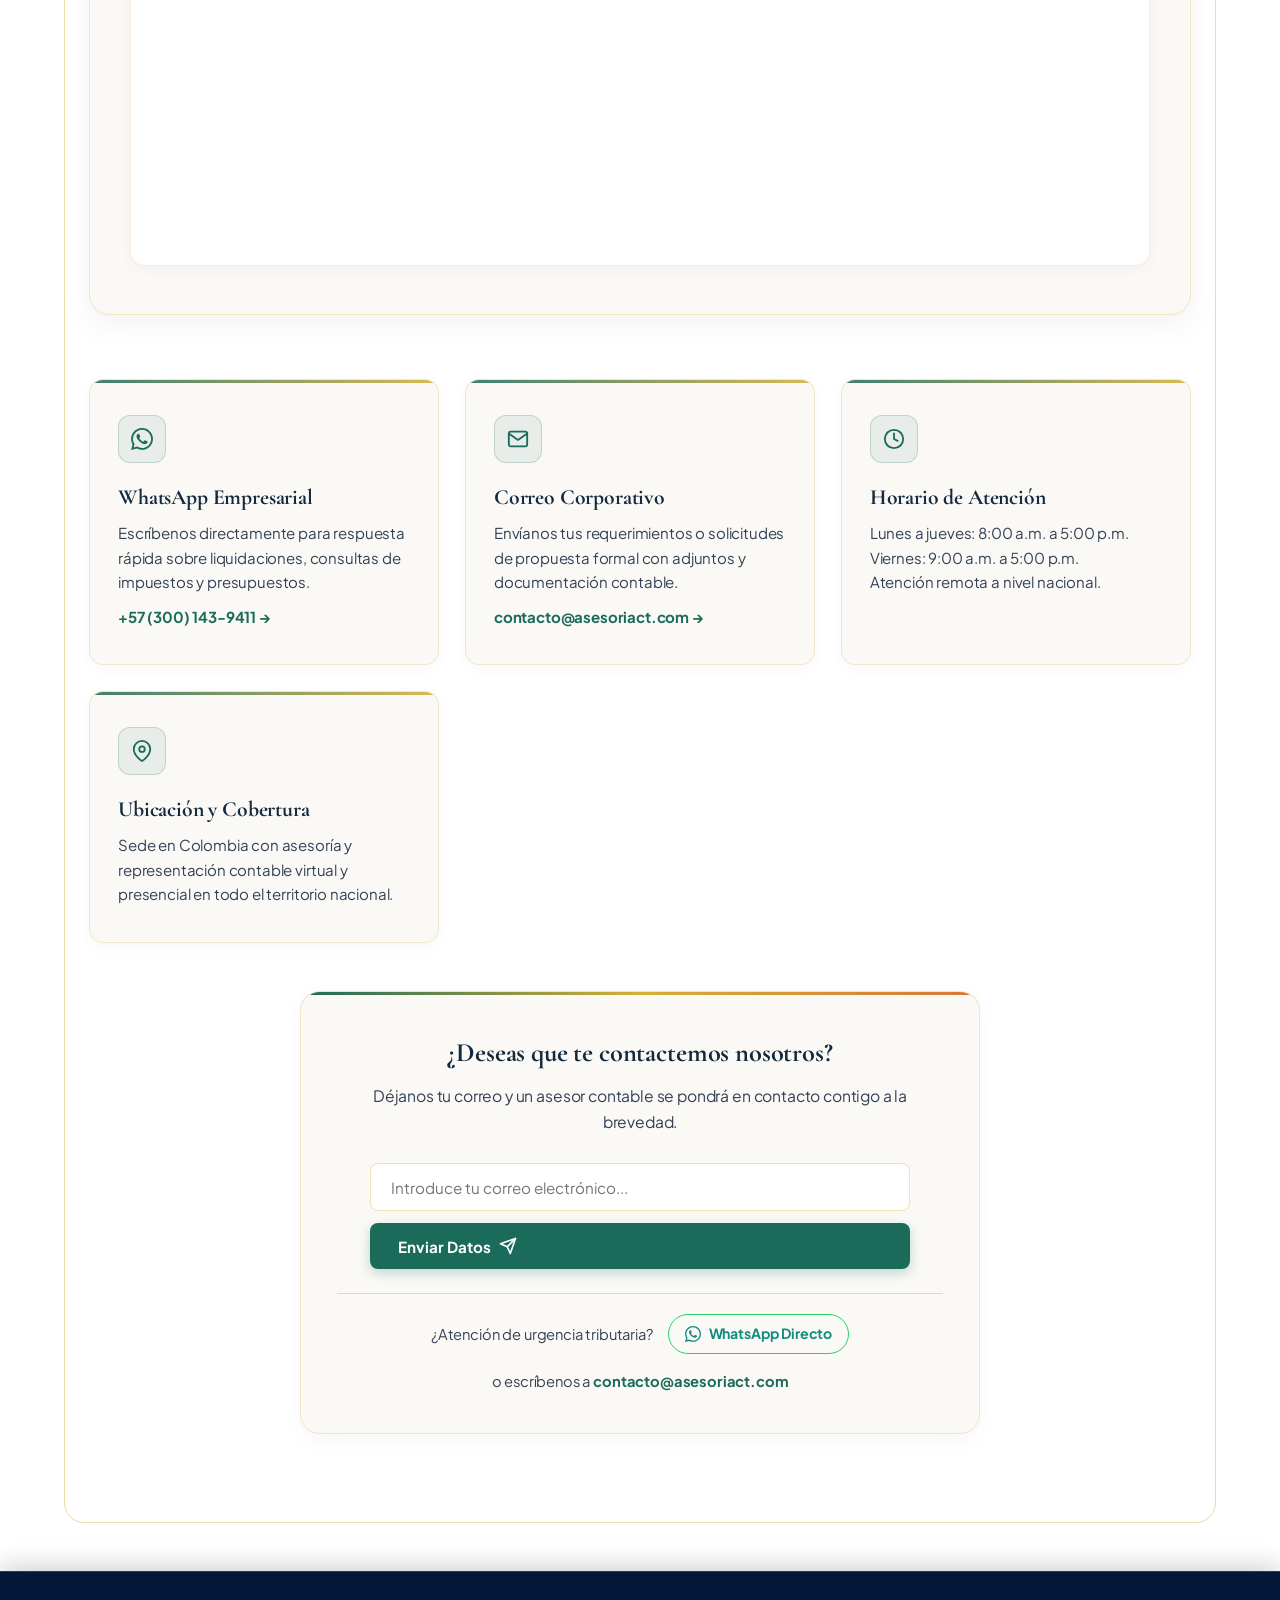
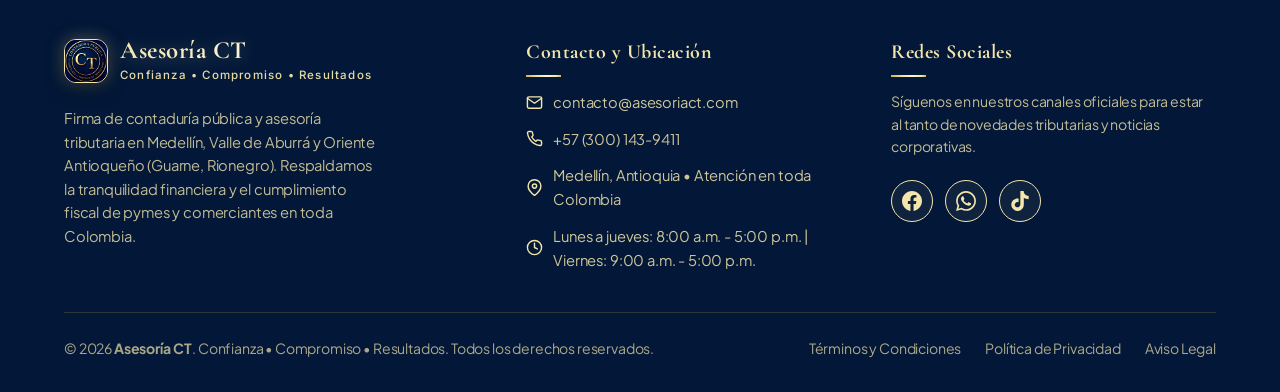
<file: contacto.html>
<!DOCTYPE html>
<html lang="es-CO">
<head>
  <!-- Google Tag Manager / gtag -->
  <script async src="https://www.googletagmanager.com/gtm.js?id=GTM-5GG3HX36"></script>
  <script>
    window.dataLayer = window.dataLayer || [];
    function gtag(){dataLayer.push(arguments);}
    gtag('js', new Date());
  </script>
  <meta charset="UTF-8">
  <meta name="viewport" content="width=device-width, initial-scale=1.0">
  <title>Contacto Contador Público en Medellín | Asesoría CT</title>
  <meta name="description" content="Agenda tu asesoría contable y tributaria en Medellín, Antioquia o virtual en Colombia. Contáctanos por WhatsApp (+57 300 143 9411) o agenda tu cita de 15 min.">
  <link rel="canonical" href="https://asesoriact.com/contacto.html">
  <link rel="icon" type="image/png" sizes="48x48" href="/favicon.png">
  <link rel="icon" type="image/png" sizes="192x192" href="/favicon.png">
  <link rel="apple-touch-icon" sizes="180x180" href="/favicon.png">
  <link rel="shortcut icon" href="/favicon.png">

  <!-- Open Graph / Redes Sociales -->
  <meta property="og:type" content="website">
  <meta property="og:locale" content="es_CO">
  <meta property="og:site_name" content="Asesoría CT">
  <meta property="og:url" content="https://asesoriact.com/contacto.html">
  <meta property="og:title" content="Contacto y Asesoría Contable Inmediata en Colombia | Asesoría CT">
  <meta property="og:description" content="Resuelve tus dudas contables y tributarias con criterio profesional en Colombia. Escríbenos vía WhatsApp o correo.">
  <meta property="og:image" content="https://asesoriact.com/imagenes/logo-ct-social.jpg">
  <meta property="og:image:alt" content="Contacto Asesoría CT">

  <!-- Twitter Cards -->
  <meta name="twitter:card" content="summary_large_image">
  <meta name="twitter:title" content="Contacto Asesoría CT Colombia">
  <meta name="twitter:description" content="Atención contable y tributaria personalizada para tu empresa en Colombia.">
  <meta name="twitter:image" content="https://asesoriact.com/imagenes/logo-ct-social.jpg">

  <!-- Google Fonts: Cormorant Garamond, Inter & Plus Jakarta Sans -->
  <link rel="preconnect" href="https://fonts.googleapis.com">
  <link rel="preconnect" href="https://fonts.gstatic.com" crossorigin>
  <link href="https://fonts.googleapis.com/css2?family=Cormorant+Garamond:wght@400;500;600;700&family=Inter:wght@300;400;500;600;700&family=Plus+Jakarta+Sans:wght@400;500;600;700&display=swap" rel="stylesheet">

  <!-- Hoja de Estilos Compartida (Sin color de fondo aplicado) -->
  <link rel="stylesheet" href="css/style.css">

  <!-- Datos Estructurados Schema.org JSON-LD -->
  <script type="application/ld+json">
  {
    "@context": "https://schema.org",
    "@type": ["AccountingService", "ContactPage"],
    "@id": "https://asesoriact.com/contacto.html#contact",
    "name": "Contacto Asesoría CT",
    "url": "https://asesoriact.com/contacto.html",
    "telephone": "+573001439411",
    "email": "contacto@asesoriact.com",
    "priceRange": "$$",
    "openingHours": [
      "Mo-Th 08:00-17:00",
      "Fr 09:00-17:00"
    ],
    "address": {
      "@type": "PostalAddress",
      "addressLocality": "Medellín",
      "addressRegion": "Antioquia",
      "addressCountry": "CO"
    },
    "geo": {
      "@type": "GeoCoordinates",
      "latitude": "6.2442",
      "longitude": "-75.5812"
    },
    "areaServed": [
      { "@type": "City", "name": "Medellín" },
      { "@type": "City", "name": "Guarne" },
      { "@type": "City", "name": "Rionegro" },
      { "@type": "AdministrativeArea", "name": "Valle de Aburrá" },
      { "@type": "AdministrativeArea", "name": "Antioquia" },
      { "@type": "Country", "name": "Colombia" }
    ]
  }
  </script>
</head>
<body>

  <!-- Encabezado (Header) -->
  <div class="header-wrapper">
    <div class="container">
      <header>
        <a href="index.html" class="brand" title="Asesoría CT">
          <div class="brand-icon">
            <img src="imagenes/LOGO_CT_DORADO_CLARO.png" alt="Logo Asesoría CT" width="50" height="50">
          </div>
          <div class="brand-name">
            <span class="main-title">Asesoría CT</span>
            <span class="sub-title">Confianza &bull; Compromiso &bull; Resultados</span>
          </div>
        </a>

        <div class="nav-container">
          <nav aria-label="Navegación principal">
            <ul class="main-nav">
              <li><a href="index.html" class="nav-link">Inicio</a></li>
              <li><a href="quienes-somos.html" class="nav-link">Quiénes somos</a></li>
              <li><a href="servicios.html" class="nav-link">Nuestros servicios</a></li>
              <li><a href="blog.html" class="nav-link">Blog</a></li>
              <li><a href="contacto.html" class="nav-link nav-link-cta active">Contáctanos</a></li>
            </ul>
          </nav>
        </div>
      </header>
    </div>
  </div>

  <div class="container">
    <main>
      <!-- Logotipo Central Animado -->
      <div class="corporate-logo-container">
        <div class="corporate-logo-card">
          <div class="corporate-logo-frame" title="Asesoría CT">
            <img 
              src="imagenes/LOGO CT.jpeg" 
              alt="Contacto Asesoría CT - Contador Público en Medellín y Colombia" 
              class="corporate-logo-img"
              width="240"
              height="240"
              loading="eager"
            >
            <div class="shimmer-effect" aria-hidden="true"></div>
          </div>
        </div>
      </div>

      <!-- Pastilla identificadora -->
      <div class="pill-hero">
        <svg width="15" height="15" viewBox="0 0 24 24" fill="none" stroke="currentColor" stroke-width="2.5" stroke-linecap="round" stroke-linejoin="round">
          <path d="M21 15a2 2 0 0 1-2 2H7l-4 4V5a2 2 0 0 1 2-2h14a2 2 0 0 1 2 2z"></path>
        </svg>
        <span>Atención Personalizada &bull; Canales Directos</span>
      </div>

      <!-- Título Principal -->
      <h1 class="hero-title">
        Contáctanos &bull; Canales directos de <span class="gradient-text">asesoría profesional</span>
      </h1>

      <p class="hero-desc">
        ¿Tienes una consulta urgente o deseas programar una reunión inicial? Nuestros canales de atención directa por WhatsApp y correo electrónico se encuentran 100% operativos.
      </p>

      <!-- Sección de Agendamiento Cal.com -->
      <section class="booking-section">
        <div class="booking-header">
          <h2 class="booking-title">
            <svg width="24" height="24" viewBox="0 0 24 24" fill="none" stroke="currentColor" stroke-width="2.2" stroke-linecap="round" stroke-linejoin="round">
              <rect width="18" height="18" x="3" y="4" rx="2" ry="2"></rect>
              <line x1="16" y1="2" x2="16" y2="6"></line>
              <line x1="8" y1="2" x2="8" y2="6"></line>
              <line x1="3" y1="10" x2="21" y2="10"></line>
            </svg>
            Agenda tu Revisión Preventiva de 15 Minutos
          </h2>
          <p class="booking-desc">Selecciona la fecha y hora que mejor se adapte a tu agenda para revisar el estado contable y tributario de tu negocio sin costo inicial.</p>
        </div>
        <div class="booking-calendar-wrapper">
          <iframe 
            src="https://cal.com/asesoria-ct-8gmya0/revision-preventiva-de-15-min?embed=true" 
            title="Agenda tu Revisión Preventiva de 15 Minutos"
            loading="lazy"
            allow="camera; microphone; autoplay; fullscreen"
          ></iframe>
        </div>
      </section>

      <!-- Cuadrícula de Canales de Contacto Directo -->
      <div class="content-grid">
        <div class="card-item">
          <div class="card-icon">
            <svg width="22" height="22" viewBox="0 0 24 24" fill="currentColor">
              <path d="M.057 24l1.687-6.163c-1.041-1.804-1.588-3.849-1.587-5.946.003-6.556 5.338-11.891 11.893-11.891 3.181.001 6.167 1.24 8.413 3.488 2.245 2.248 3.481 5.236 3.48 8.414-.003 6.557-5.338 11.892-11.893 11.892-1.99-.001-3.951-.5-5.688-1.448l-6.305 1.654zm6.597-3.807c1.676.995 3.276 1.591 5.392 1.592 5.448 0 9.886-4.434 9.889-9.885.002-5.462-4.415-9.89-9.881-9.892-5.452 0-9.887 4.434-9.889 9.884-.001 2.225.651 3.891 1.746 5.634l-.999 3.648 3.742-.981zm11.387-5.464c-.074-.124-.272-.198-.57-.347-.297-.149-1.758-.868-2.031-.967-.272-.099-.47-.149-.669.149-.198.297-.768.967-.941 1.165-.173.198-.347.223-.644.074-.297-.149-1.255-.462-2.39-1.475-.883-.788-1.48-1.761-1.653-2.059-.173-.297-.018-.458.13-.606.134-.133.297-.347.446-.521.151-.172.2-.296.3-.495.099-.198.05-.372-.025-.521-.075-.148-.669-1.611-.916-2.206-.242-.579-.487-.501-.669-.51l-.57-.01c-.198 0-.52.074-.792.372s-1.04 1.016-1.04 2.479 1.065 2.876 1.213 3.074c.149.198 2.095 3.2 5.076 4.487.709.306 1.263.489 1.694.626.712.226 1.36.194 1.872.118.571-.085 1.758-.719 2.006-1.413.248-.695.248-1.29.173-1.414z"/>
            </svg>
          </div>
          <h3>WhatsApp Empresarial</h3>
          <p>Escríbenos directamente para respuesta rápida sobre liquidaciones, consultas de impuestos y presupuestos.</p>
          <p style="margin-top: 10px;"><a href="https://wa.me/573001439411" target="_blank" rel="noopener noreferrer" class="email-link">+57 (300) 143-9411 &rarr;</a></p>
        </div>

        <div class="card-item">
          <div class="card-icon">
            <svg width="22" height="22" viewBox="0 0 24 24" fill="none" stroke="currentColor" stroke-width="2" stroke-linecap="round" stroke-linejoin="round">
              <path d="M4 4h16c1.1 0 2 .9 2 2v12c0 1.1-.9 2-2 2H4c-1.1 0-2-.9-2-2V6c0-1.1.9-2 2-2z"></path>
              <polyline points="22,6 12,13 2,6"></polyline>
            </svg>
          </div>
          <h3>Correo Corporativo</h3>
          <p>Envíanos tus requerimientos o solicitudes de propuesta formal con adjuntos y documentación contable.</p>
          <p style="margin-top: 10px;"><a href="mailto:contacto@asesoriact.com" class="email-link">contacto@asesoriact.com &rarr;</a></p>
        </div>

        <div class="card-item">
          <div class="card-icon">
            <svg width="22" height="22" viewBox="0 0 24 24" fill="none" stroke="currentColor" stroke-width="2" stroke-linecap="round" stroke-linejoin="round">
              <circle cx="12" cy="12" r="10"></circle>
              <polyline points="12 6 12 12 16 14"></polyline>
            </svg>
          </div>
          <h3>Horario de Atención</h3>
          <p>Lunes a jueves: 8:00 a.m. a 5:00 p.m.<br>Viernes: 9:00 a.m. a 5:00 p.m.<br>Atención remota a nivel nacional.</p>
        </div>

        <div class="card-item">
          <div class="card-icon">
            <svg width="22" height="22" viewBox="0 0 24 24" fill="none" stroke="currentColor" stroke-width="2" stroke-linecap="round" stroke-linejoin="round">
              <path d="M21 10c0 7-9 13-9 13s-9-6-9-13a9 9 0 0 1 18 0z"></path>
              <circle cx="12" cy="10" r="3"></circle>
            </svg>
          </div>
          <h3>Ubicación y Cobertura</h3>
          <p>Sede en Colombia con asesoría y representación contable virtual y presencial en todo el territorio nacional.</p>
        </div>
      </div>

      <!-- Panel de Notificación -->
      <div class="action-panel">
        <h2>¿Deseas que te contactemos nosotros?</h2>
        <p>Déjanos tu correo y un asesor contable se pondrá en contacto contigo a la brevedad.</p>

        <form class="subscribe-form" id="notifyForm">
          <input 
            type="email" 
            class="subscribe-input" 
            id="emailInput" 
            placeholder="Introduce tu correo electrónico..." 
            required
            autocomplete="email"
          >
          <button type="submit" class="subscribe-btn">
            <span>Enviar Datos</span>
            <svg width="18" height="18" viewBox="0 0 24 24" fill="none" stroke="currentColor" stroke-width="2.2" stroke-linecap="round" stroke-linejoin="round">
              <line x1="22" y1="2" x2="11" y2="13"></line>
              <polygon points="22 2 15 22 11 13 2 9 22 2"></polygon>
            </svg>
          </button>
        </form>

        <div class="contact-urgency">
          <span>¿Atención de urgencia tributaria?</span>
          <a href="https://wa.me/573001439411?text=Hola%2C%20tengo%20una%20urgencia%20tributaria." target="_blank" rel="noopener noreferrer" class="whatsapp-btn">
            <svg width="16" height="16" viewBox="0 0 24 24" fill="currentColor">
              <path d="M.057 24l1.687-6.163c-1.041-1.804-1.588-3.849-1.587-5.946.003-6.556 5.338-11.891 11.893-11.891 3.181.001 6.167 1.24 8.413 3.488 2.245 2.248 3.481 5.236 3.48 8.414-.003 6.557-5.338 11.892-11.893 11.892-1.99-.001-3.951-.5-5.688-1.448l-6.305 1.654zm6.597-3.807c1.676.995 3.276 1.591 5.392 1.592 5.448 0 9.886-4.434 9.889-9.885.002-5.462-4.415-9.89-9.881-9.892-5.452 0-9.887 4.434-9.889 9.884-.001 2.225.651 3.891 1.746 5.634l-.999 3.648 3.742-.981zm11.387-5.464c-.074-.124-.272-.198-.57-.347-.297-.149-1.758-.868-2.031-.967-.272-.099-.47-.149-.669.149-.198.297-.768.967-.941 1.165-.173.198-.347.223-.644.074-.297-.149-1.255-.462-2.39-1.475-.883-.788-1.48-1.761-1.653-2.059-.173-.297-.018-.458.13-.606.134-.133.297-.347.446-.521.151-.172.2-.296.3-.495.099-.198.05-.372-.025-.521-.075-.148-.669-1.611-.916-2.206-.242-.579-.487-.501-.669-.51l-.57-.01c-.198 0-.52.074-.792.372s-1.04 1.016-1.04 2.479 1.065 2.876 1.213 3.074c.149.198 2.095 3.2 5.076 4.487.709.306 1.263.489 1.694.626.712.226 1.36.194 1.872.118.571-.085 1.758-.719 2.006-1.413.248-.695.248-1.29.173-1.414z"/>
            </svg>
            <span>WhatsApp Directo</span>
          </a>
          <span>o escríbenos a <a href="mailto:contacto@asesoriact.com" class="email-link">contacto@asesoriact.com</a></span>
        </div>
      </div>
    </main>
  </div>

  <!-- Pie de Página (Footer) -->
  <footer>
    <div class="container">
      <div class="footer-content">
        <div class="footer-col">
          <a href="index.html" class="footer-brand" title="Asesoría CT">
            <div class="brand-icon">
              <img src="imagenes/LOGO CT.jpeg" alt="Logo Asesoría CT en pie de página" width="44" height="44" loading="lazy">
            </div>
            <div class="brand-name">
              <span class="main-title">Asesoría CT</span>
              <span class="sub-title">Confianza &bull; Compromiso &bull; Resultados</span>
            </div>
          </a>
          <p class="footer-desc">
            Firma de contaduría pública y asesoría tributaria en Medellín, Valle de Aburrá y Oriente Antioqueño (Guarne, Rionegro). Respaldamos la tranquilidad financiera y el cumplimiento fiscal de pymes y comerciantes en toda Colombia.
          </p>
        </div>

        <div class="footer-col">
          <h4 class="footer-col-title">Contacto y Ubicación</h4>
          <ul class="footer-contact-list">
            <li class="footer-contact-item">
              <svg width="17" height="17" viewBox="0 0 24 24" fill="none" stroke="currentColor" stroke-width="2" stroke-linecap="round" stroke-linejoin="round">
                <path d="M4 4h16c1.1 0 2 .9 2 2v12c0 1.1-.9 2-2 2H4c-1.1 0-2-.9-2-2V6c0-1.1.9-2 2-2z"></path>
                <polyline points="22,6 12,13 2,6"></polyline>
              </svg>
              <a href="mailto:contacto@asesoriact.com">contacto@asesoriact.com</a>
            </li>
            <li class="footer-contact-item">
              <svg width="17" height="17" viewBox="0 0 24 24" fill="none" stroke="currentColor" stroke-width="2" stroke-linecap="round" stroke-linejoin="round">
                <path d="M22 16.92v3a2 2 0 0 1-2.18 2 19.79 19.79 0 0 1-8.63-3.07 19.5 19.5 0 0 1-6-6 19.79 19.79 0 0 1-3.07-8.67A2 2 0 0 1 4.11 2h3a2 2 0 0 1 2 1.72 12.84 12.84 0 0 0 .7 2.81 2 2 0 0 1-.45 2.11L8.09 9.91a16 16 0 0 0 6 6l1.27-1.27a2 2 0 0 1 2.11-.45 12.84 12.84 0 0 0 2.81.7A2 2 0 0 1 22 16.92z"></path>
              </svg>
              <a href="https://wa.me/573001439411" target="_blank" rel="noopener noreferrer" aria-label="Llámanos o escríbenos al +57 300 143 9411">+57 (300) 143-9411</a>
            </li>
            <li class="footer-contact-item">
              <svg width="17" height="17" viewBox="0 0 24 24" fill="none" stroke="currentColor" stroke-width="2" stroke-linecap="round" stroke-linejoin="round">
                <path d="M21 10c0 7-9 13-9 13s-9-6-9-13a9 9 0 0 1 18 0z"></path>
                <circle cx="12" cy="10" r="3"></circle>
              </svg>
              <span>Medellín, Antioquia &bull; Atención en toda Colombia</span>
            </li>
            <li class="footer-contact-item">
              <svg width="17" height="17" viewBox="0 0 24 24" fill="none" stroke="currentColor" stroke-width="2" stroke-linecap="round" stroke-linejoin="round">
                <circle cx="12" cy="12" r="10"></circle>
                <polyline points="12 6 12 12 16 14"></polyline>
              </svg>
              <span>Lunes a jueves: 8:00 a.m. - 5:00 p.m. | Viernes: 9:00 a.m. - 5:00 p.m.</span>
            </li>
          </ul>
        </div>

        <div class="footer-col">
          <h4 class="footer-col-title">Redes Sociales</h4>
          <p class="footer-desc" style="font-size: 0.88rem;">
            Síguenos en nuestros canales oficiales para estar al tanto de novedades tributarias y noticias corporativas.
          </p>
          <div class="social-links">
            <a href="https://www.facebook.com/share/19hcn5nRDJ/" target="_blank" rel="noopener noreferrer" class="social-btn" title="Facebook Asesoría CT" aria-label="Facebook">
              <svg viewBox="0 0 24 24">
                <path d="M24 12.073c0-6.627-5.373-12-12-12s-12 5.373-12 12c0 5.99 4.388 10.954 10.125 11.854v-8.385H7.078v-3.47h3.047V9.43c0-3.007 1.792-4.669 4.533-4.669 1.312 0 2.686.235 2.686.235v2.953H15.83c-1.491 0-1.956.925-1.956 1.874v2.25h3.328l-.532 3.47h-2.796v8.385C19.612 23.027 24 18.062 24 12.073z"/>
              </svg>
            </a>
            <a href="https://wa.me/573001439411?text=Hola%2C%20quisiera%20contactar%20a%20Asesor%C3%ADa%20CT." target="_blank" rel="noopener noreferrer" class="social-btn" title="WhatsApp Asesoría CT" aria-label="WhatsApp">
              <svg viewBox="0 0 24 24">
                <path d="M.057 24l1.687-6.163c-1.041-1.804-1.588-3.849-1.587-5.946.003-6.556 5.338-11.891 11.893-11.891 3.181.001 6.167 1.24 8.413 3.488 2.245 2.248 3.481 5.236 3.48 8.414-.003 6.557-5.338 11.892-11.893 11.892-1.99-.001-3.951-.5-5.688-1.448l-6.305 1.654zm6.597-3.807c1.676.995 3.276 1.591 5.392 1.592 5.448 0 9.886-4.434 9.889-9.885.002-5.462-4.415-9.89-9.881-9.892-5.452 0-9.887 4.434-9.889 9.884-.001 2.225.651 3.891 1.746 5.634l-.999 3.648 3.742-.981zm11.387-5.464c-.074-.124-.272-.198-.57-.347-.297-.149-1.758-.868-2.031-.967-.272-.099-.47-.149-.669.149-.198.297-.768.967-.941 1.165-.173.198-.347.223-.644.074-.297-.149-1.255-.462-2.39-1.475-.883-.788-1.48-1.761-1.653-2.059-.173-.297-.018-.458.13-.606.134-.133.297-.347.446-.521.151-.172.2-.296.3-.495.099-.198.05-.372-.025-.521-.075-.148-.669-1.611-.916-2.206-.242-.579-.487-.501-.669-.51l-.57-.01c-.198 0-.52.074-.792.372s-1.04 1.016-1.04 2.479 1.065 2.876 1.213 3.074c.149.198 2.095 3.2 5.076 4.487.709.306 1.263.489 1.694.626.712.226 1.36.194 1.872.118.571-.085 1.758-.719 2.006-1.413.248-.695.248-1.29.173-1.414z"/>
              </svg>
            </a>
            <a href="https://www.tiktok.com/@asesoriact?_r=1&_t=ZS-9BUUQ9pC63I" target="_blank" rel="noopener noreferrer" class="social-btn" title="TikTok Asesoría CT" aria-label="TikTok">
              <svg viewBox="0 0 24 24">
                <path d="M12.525.02c1.31-.02 2.61-.01 3.91-.02.08 1.53.63 3.09 1.75 4.17 1.12 1.11 2.7 1.62 4.24 1.79v4.03c-1.44-.05-2.89-.35-4.2-.97-.57-.26-1.1-.59-1.62-1.01-.01 2.92.01 5.84-.02 8.75-.08 1.4-.54 2.79-1.35 3.94-1.31 1.92-3.58 3.17-5.91 3.21-1.43.08-2.86-.31-4.08-1.03-2.02-1.19-3.44-3.37-3.65-5.71-.02-.5-.03-1-.01-1.49.18-1.9 1.12-3.72 2.58-4.96 1.66-1.44 3.98-2.13 6.15-1.72.02 1.48-.04 2.96-.04 4.44-.99-.32-2.15-.23-3.02.37-.63.41-1.11 1.04-1.36 1.75-.21.51-.24 1.07-.14 1.61.24 1.16 1.18 2.09 2.35 2.33.71.16 1.46.12 2.14-.14.77-.28 1.41-.89 1.74-1.64.31-.7.42-1.47.41-2.23.03-5.26.01-10.52.02-15.78z"/>
              </svg>
            </a>
          </div>
        </div>
      </div>

      <div class="footer-bottom">
        <div>
          <span>&copy; <span id="currentYear"></span> <strong>Asesoría CT</strong>. Confianza &bull; Compromiso &bull; Resultados. Todos los derechos reservados.</span>
        </div>
        <ul class="footer-legal-links">
          <li><a href="terminos-y-condiciones.html">Términos y Condiciones</a></li>
          <li><a href="politica-de-privacidad.html">Política de Privacidad</a></li>
          <li><a href="aviso-legal.html">Aviso Legal</a></li>
        </ul>
      </div>
    </div>
  </footer>

  <!-- Botón Flotante de WhatsApp -->
  <a href="https://wa.me/573001439411?text=Hola%2C%20tengo%20una%20urgencia%20tributaria." target="_blank" rel="noopener noreferrer" class="whatsapp-float" title="Contactar por WhatsApp" aria-label="WhatsApp Asesoría CT">
    <svg viewBox="0 0 24 24">
      <path d="M.057 24l1.687-6.163c-1.041-1.804-1.588-3.849-1.587-5.946.003-6.556 5.338-11.891 11.893-11.891 3.181.001 6.167 1.24 8.413 3.488 2.245 2.248 3.481 5.236 3.48 8.414-.003 6.557-5.338 11.892-11.893 11.892-1.99-.001-3.951-.5-5.688-1.448l-6.305 1.654zm6.597-3.807c1.676.995 3.276 1.591 5.392 1.592 5.448 0 9.886-4.434 9.889-9.885.002-5.462-4.415-9.89-9.881-9.892-5.452 0-9.887 4.434-9.889 9.884-.001 2.225.651 3.891 1.746 5.634l-.999 3.648 3.742-.981zm11.387-5.464c-.074-.124-.272-.198-.57-.347-.297-.149-1.758-.868-2.031-.967-.272-.099-.47-.149-.669.149-.198.297-.768.967-.941 1.165-.173.198-.347.223-.644.074-.297-.149-1.255-.462-2.39-1.475-.883-.788-1.48-1.761-1.653-2.059-.173-.297-.018-.458.13-.606.134-.133.297-.347.446-.521.151-.172.2-.296.3-.495.099-.198.05-.372-.025-.521-.075-.148-.669-1.611-.916-2.206-.242-.579-.487-.501-.669-.51l-.57-.01c-.198 0-.52.074-.792.372s-1.04 1.016-1.04 2.479 1.065 2.876 1.213 3.074c.149.198 2.095 3.2 5.076 4.487.709.306 1.263.489 1.694.626.712.226 1.36.194 1.872.118.571-.085 1.758-.719 2.006-1.413.248-.695.248-1.29.173-1.414z"/>
    </svg>
  </a>

  <div class="toast" id="toast">
    <svg width="22" height="22" viewBox="0 0 24 24" fill="none" stroke="currentColor" stroke-width="2.5" stroke-linecap="round" stroke-linejoin="round">
      <path d="M22 11.08V12a10 10 0 1 1-5.93-9.14"></path>
      <polyline points="22 4 12 14.01 9 11.01"></polyline>
    </svg>
    <div>
      <strong style="color: var(--gold-deep);">¡Solicitud recibida!</strong>
      <p style="font-size: 0.82rem; color: var(--text-secondary); margin: 0;">Un asesor contable se pondrá en contacto contigo pronto.</p>
    </div>
  </div>

  <script>
    document.getElementById('currentYear').textContent = new Date().getFullYear();

    const form = document.getElementById('notifyForm');
    const emailInput = document.getElementById('emailInput');
    const toast = document.getElementById('toast');

    form.addEventListener('submit', function(e) {
      e.preventDefault();
      const email = emailInput.value.trim();

      if (email) {
        const emails = JSON.parse(localStorage.getItem('subscribed_emails') || '[]');
        emails.push({ email: email, section: 'contacto', date: new Date().toISOString() });
        localStorage.setItem('subscribed_emails', JSON.stringify(emails));

        emailInput.value = '';
        toast.classList.add('show');
        setTimeout(() => {
          toast.classList.remove('show');
        }, 4500);
      }
    });
  </script>
</body>
</html>
</file>
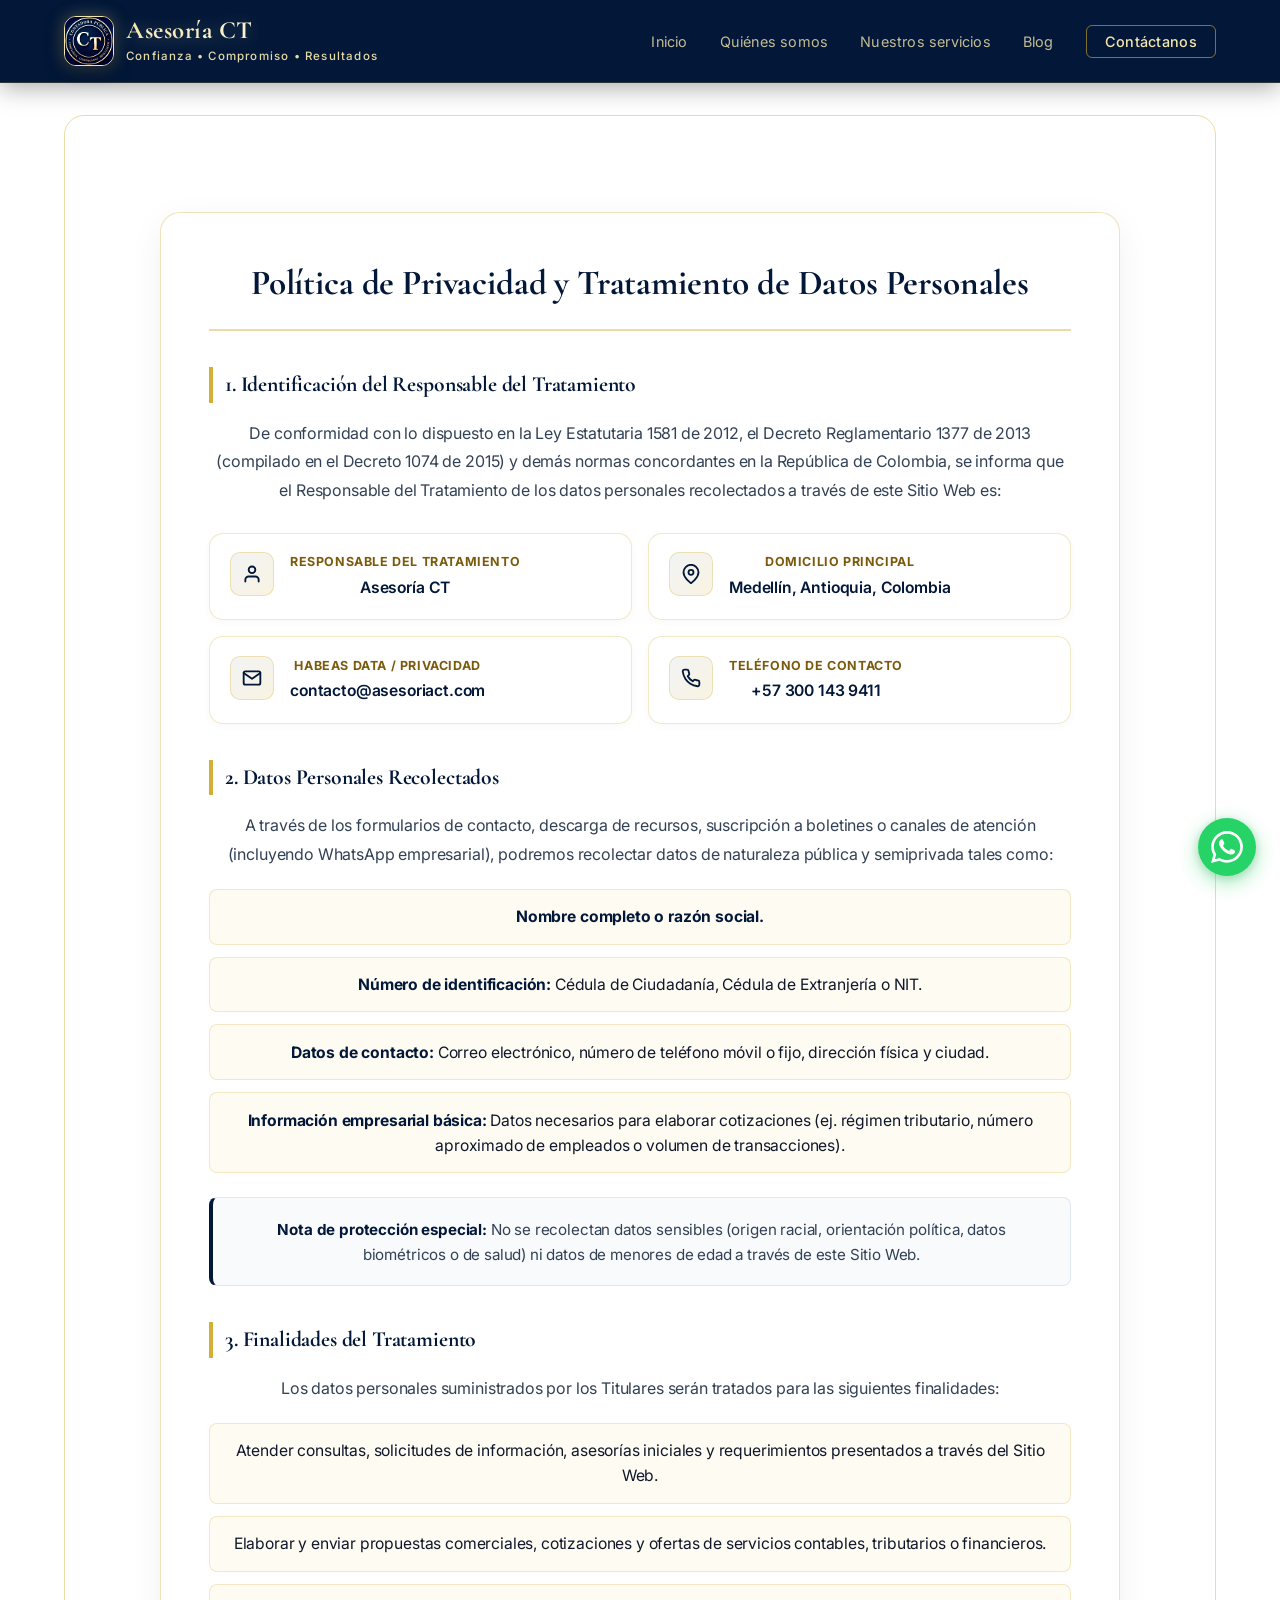
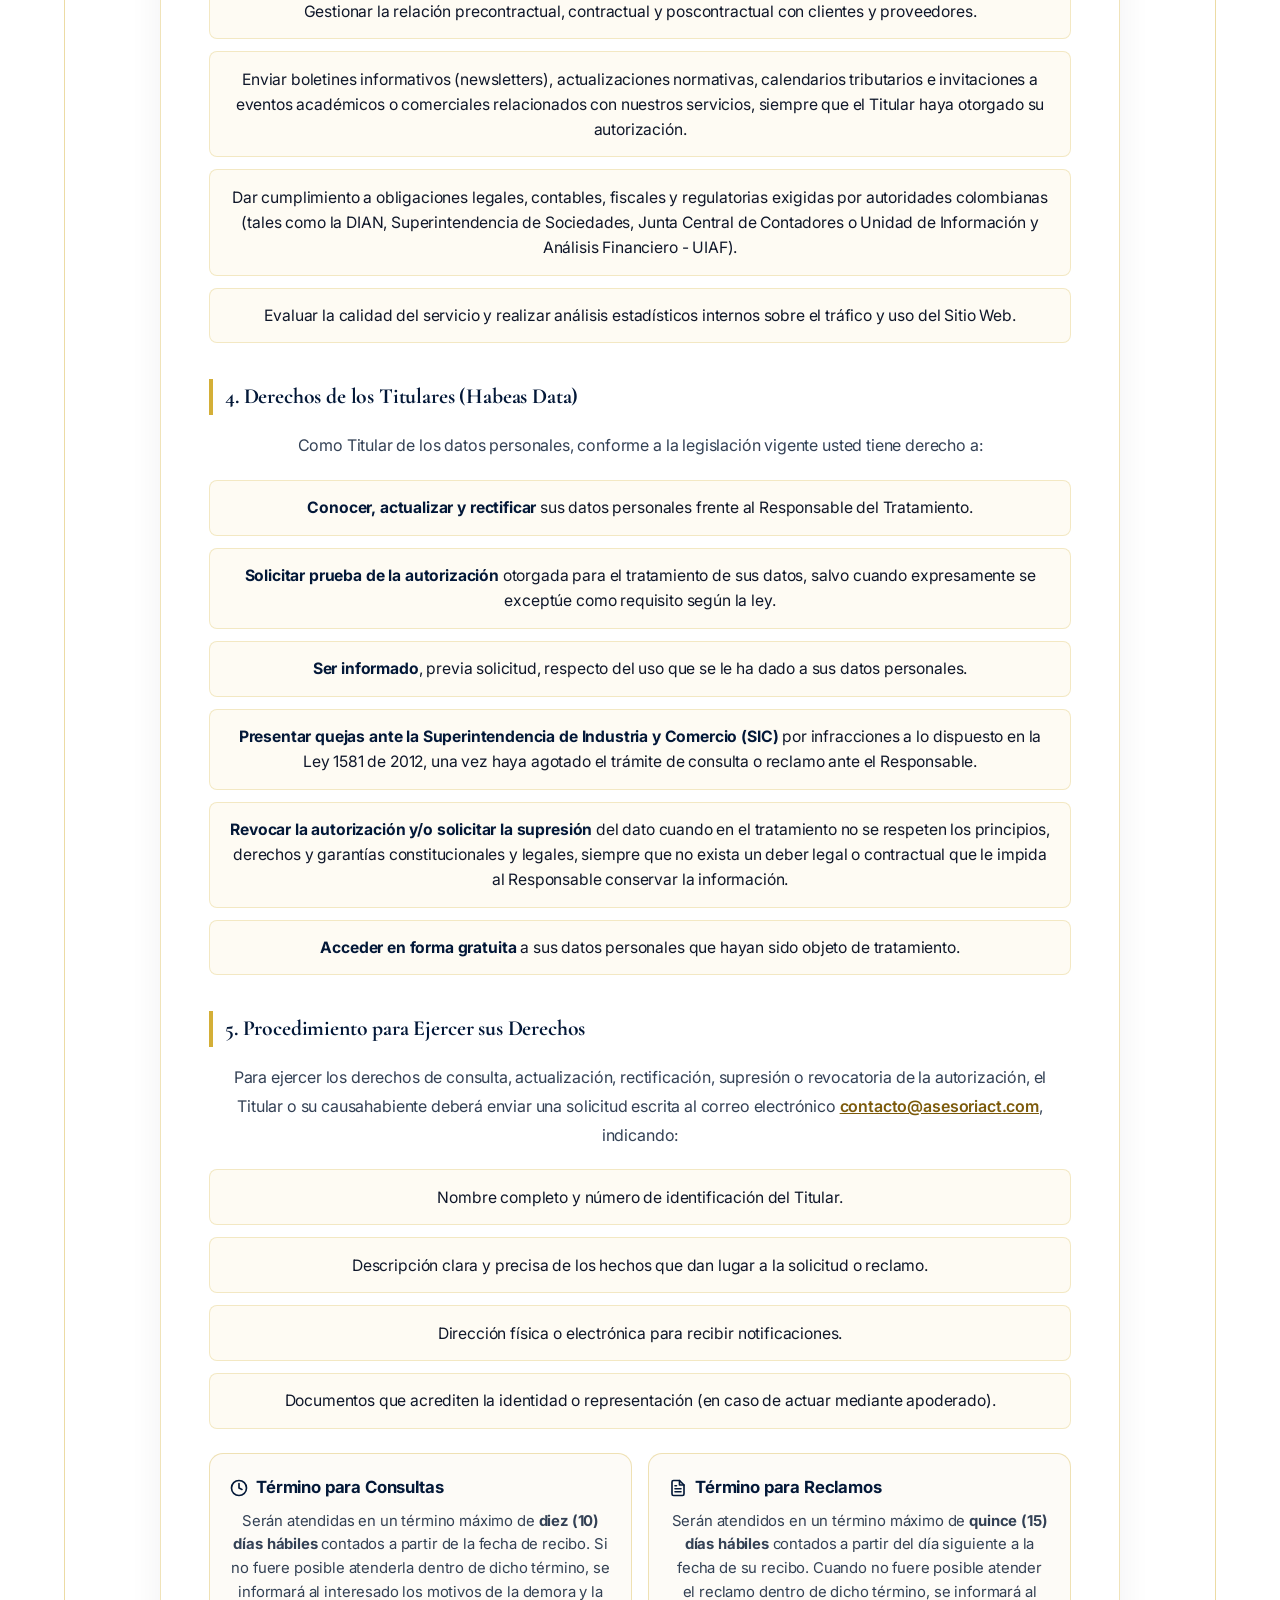
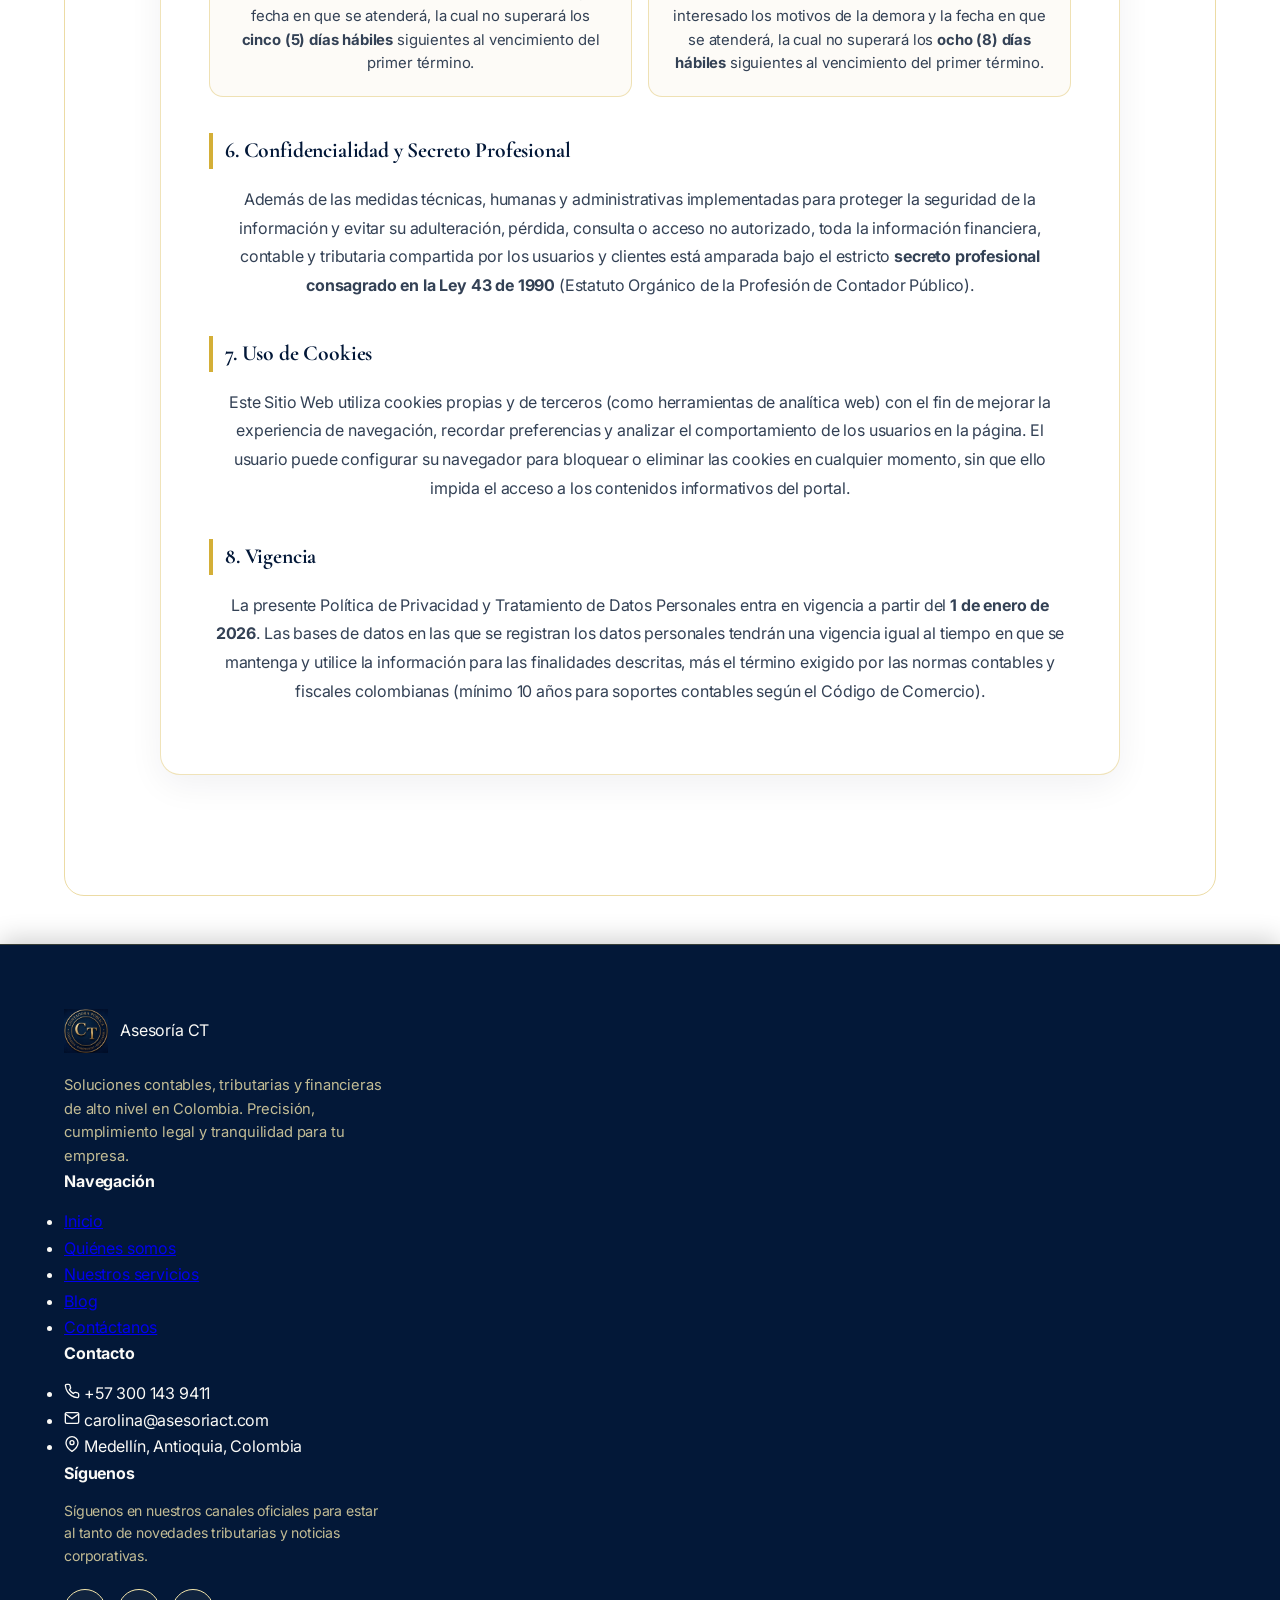
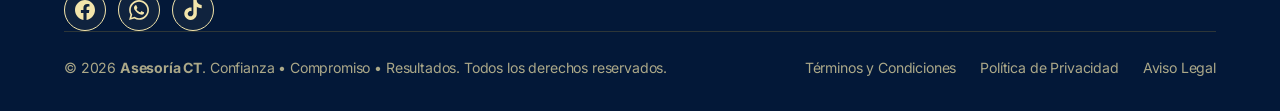
<file: politica-de-privacidad.html>
<!DOCTYPE html>
<html lang="es-CO">
<head>
  <!-- Google Tag Manager -->
  <script async src="https://www.googletagmanager.com/gtm.js?id=GTM-5GG3HX36"></script>
  <script>
    window.dataLayer = window.dataLayer || [];
    function gtag(){dataLayer.push(arguments);}
    gtag('js', new Date());
  </script>
  <!-- End Google Tag Manager -->
  <meta charset="UTF-8">
  <meta name="viewport" content="width=device-width, initial-scale=1.0">
  <title>Política de Privacidad y Tratamiento de Datos | Asesoría CT</title>
  <meta name="description" content="Política de tratamiento y protección de datos personales (Ley 1581) de Asesoría CT, consultoría contable y tributaria en Medellín y Colombia.">
  <link rel="canonical" href="https://asesoriact.com/politica-de-privacidad.html">
  <link rel="icon" type="image/png" sizes="48x48" href="/favicon.png">
  <link rel="icon" type="image/png" sizes="192x192" href="/favicon.png">
  <link rel="apple-touch-icon" sizes="180x180" href="/favicon.png">
  <link rel="shortcut icon" href="/favicon.png">

  <!-- Google Fonts -->
  <link rel="preconnect" href="https://fonts.googleapis.com">
  <link rel="preconnect" href="https://fonts.gstatic.com" crossorigin>
  <link href="https://fonts.googleapis.com/css2?family=Cormorant+Garamond:wght@400;500;600;700&family=Inter:wght@300;400;500;600;700&display=swap" rel="stylesheet">

  <!-- Hoja de Estilos Compartida -->
  <link rel="stylesheet" href="css/style.css">
  <style>
    .legal-content-container {
      max-width: 960px;
      margin: 2.5rem auto 4rem auto;
      background: #FFFFFF;
      border: 1px solid rgba(212, 175, 55, 0.35);
      border-radius: var(--radius-lg);
      padding: 3rem;
      box-shadow: 0 10px 35px rgba(3, 24, 56, 0.06);
    }
    .legal-header {
      border-bottom: 2px solid var(--gold-border);
      padding-bottom: 1.5rem;
      margin-bottom: 2rem;
    }
    .legal-title {
      font-size: 2.2rem;
      color: var(--navy-main);
      font-weight: 800;
      line-height: 1.25;
    }
    .legal-section-title {
      font-size: 1.35rem;
      color: var(--navy-main);
      margin-top: 2.25rem;
      margin-bottom: 1rem;
      display: flex;
      align-items: center;
      gap: 10px;
      font-weight: 700;
      border-left: 4px solid var(--gold-base);
      padding-left: 12px;
    }
    .legal-text {
      color: var(--text-secondary);
      font-size: 1rem;
      line-height: 1.8;
      margin-bottom: 1.25rem;
    }
    
    /* Cuadrícula armónica de datos del Responsable */
    .titularidad-grid {
      display: grid;
      grid-template-columns: repeat(auto-fit, minmax(280px, 1fr));
      gap: 1rem;
      margin: 1.75rem 0 2rem 0;
    }
    .data-card {
      background: #FFFFFF;
      border: 1px solid rgba(212, 175, 55, 0.28);
      border-radius: var(--radius-md);
      padding: 1.15rem 1.25rem;
      display: flex;
      align-items: flex-start;
      gap: 1rem;
      transition: all 0.25s ease;
      box-shadow: 0 2px 8px rgba(3, 24, 56, 0.03);
    }
    .data-card:hover {
      border-color: var(--gold-base);
      transform: translateY(-2px);
      box-shadow: 0 6px 16px rgba(212, 175, 55, 0.15);
    }
    .data-icon-box {
      width: 44px;
      height: 44px;
      border-radius: 10px;
      background: linear-gradient(135deg, rgba(3, 24, 56, 0.05), rgba(212, 175, 55, 0.15));
      border: 1px solid rgba(212, 175, 55, 0.3);
      display: flex;
      align-items: center;
      justify-content: center;
      color: var(--navy-main);
      flex-shrink: 0;
    }
    .data-info {
      display: flex;
      flex-direction: column;
      gap: 2px;
      min-width: 0;
    }
    .data-label {
      font-size: 0.78rem;
      text-transform: uppercase;
      letter-spacing: 0.6px;
      font-weight: 700;
      color: var(--gold-deep);
    }
    .data-value {
      font-size: 0.98rem;
      font-weight: 600;
      color: var(--navy-main);
      word-break: break-word;
    }
    .data-value a {
      color: var(--navy-main);
      text-decoration: none;
      transition: color 0.2s ease;
    }
    .data-value a:hover {
      color: var(--gold-deep);
      text-decoration: underline;
    }

    /* Listas y tarjetas informativas */
    .legal-card-list {
      list-style: none;
      padding: 0;
      margin: 1rem 0 1.5rem 0;
      display: grid;
      gap: 0.75rem;
    }
    .legal-card-list li {
      background: rgba(243, 229, 171, 0.15);
      border: 1px solid rgba(212, 175, 55, 0.25);
      padding: 0.9rem 1.25rem;
      border-radius: var(--radius-sm);
      color: var(--text-main);
      font-size: 0.98rem;
      line-height: 1.6;
    }
    .legal-card-list li strong {
      color: var(--navy-main);
    }

    /* Caja de nota destacada */
    .legal-notice-box {
      background: #F8FAFC;
      border-left: 4px solid var(--navy-main);
      border-right: 1px solid #E2E8F0;
      border-top: 1px solid #E2E8F0;
      border-bottom: 1px solid #E2E8F0;
      padding: 1.15rem 1.35rem;
      border-radius: var(--radius-sm);
      margin: 1.25rem 0 1.5rem 0;
      color: var(--text-secondary);
      font-size: 0.95rem;
      line-height: 1.65;
    }
    .legal-notice-box strong {
      color: var(--navy-main);
    }

    /* Bloques de términos y plazos */
    .plazos-grid {
      display: grid;
      grid-template-columns: repeat(auto-fit, minmax(280px, 1fr));
      gap: 1rem;
      margin: 1.25rem 0;
    }
    .plazo-card {
      background: #FDFBF7;
      border: 1px solid rgba(212, 175, 55, 0.35);
      border-radius: var(--radius-md);
      padding: 1.25rem;
    }
    .plazo-card h4 {
      color: var(--navy-main);
      font-size: 1.05rem;
      margin-bottom: 0.5rem;
      font-weight: 700;
      display: flex;
      align-items: center;
      gap: 8px;
    }
    .plazo-card p {
      color: var(--text-secondary);
      font-size: 0.93rem;
      line-height: 1.6;
      margin: 0;
    }

    @media (max-width: 768px) {
      .legal-content-container {
        padding: 1.75rem 1.25rem;
        margin: 1.5rem auto 3rem auto;
      }
      .legal-title {
        font-size: 1.75rem;
      }
      .titularidad-grid, .plazos-grid {
        grid-template-columns: 1fr;
      }
    }
  </style>
</head>
<body>

  <!-- Encabezado (Header) -->
  <div class="header-wrapper">
    <div class="container">
      <header>
        <a href="index.html" class="brand" title="Asesoría CT">
          <div class="brand-icon">
            <img src="imagenes/LOGO_CT_DORADO_CLARO.png" alt="Logo Asesoría CT" width="50" height="50">
          </div>
          <div class="brand-name">
            <span class="main-title">Asesoría CT</span>
            <span class="sub-title">Confianza &bull; Compromiso &bull; Resultados</span>
          </div>
        </a>

        <div class="nav-container">
          <nav aria-label="Navegación principal">
            <ul class="main-nav">
              <li><a href="index.html" class="nav-link">Inicio</a></li>
              <li><a href="quienes-somos.html" class="nav-link">Quiénes somos</a></li>
              <li><a href="servicios.html" class="nav-link">Nuestros servicios</a></li>
              <li><a href="blog.html" class="nav-link">Blog</a></li>
              <li><a href="contacto.html" class="nav-link nav-link-cta">Contáctanos</a></li>
            </ul>
          </nav>
        </div>
      </header>
    </div>
  </div>

  <div class="container">
    <main>
      <div class="legal-content-container">
        <div class="legal-header">
          <h1 class="legal-title">Política de Privacidad y Tratamiento de Datos Personales</h1>
        </div>

        <h2 class="legal-section-title">1. Identificación del Responsable del Tratamiento</h2>
        <p class="legal-text">
          De conformidad con lo dispuesto en la Ley Estatutaria 1581 de 2012, el Decreto Reglamentario 1377 de 2013 (compilado en el Decreto 1074 de 2015) y demás normas concordantes en la República de Colombia, se informa que el Responsable del Tratamiento de los datos personales recolectados a través de este Sitio Web es:
        </p>

        <!-- Tarjetas armónicas de datos del responsable -->
        <div class="titularidad-grid">
          <div class="data-card">
            <div class="data-icon-box">
              <svg width="20" height="20" viewBox="0 0 24 24" fill="none" stroke="currentColor" stroke-width="2.2" stroke-linecap="round" stroke-linejoin="round">
                <path d="M20 21v-2a4 4 0 0 0-4-4H8a4 4 0 0 0-4 4v2"></path>
                <circle cx="12" cy="7" r="4"></circle>
              </svg>
            </div>
            <div class="data-info">
              <span class="data-label">Responsable del Tratamiento</span>
              <span class="data-value">Asesoría CT</span>
            </div>
          </div>

          <div class="data-card">
            <div class="data-icon-box">
              <svg width="20" height="20" viewBox="0 0 24 24" fill="none" stroke="currentColor" stroke-width="2.2" stroke-linecap="round" stroke-linejoin="round">
                <path d="M21 10c0 7-9 13-9 13s-9-6-9-13a9 9 0 0 1 18 0z"></path>
                <circle cx="12" cy="10" r="3"></circle>
              </svg>
            </div>
            <div class="data-info">
              <span class="data-label">Domicilio Principal</span>
              <span class="data-value">Medellín, Antioquia, Colombia</span>
            </div>
          </div>

          <div class="data-card">
            <div class="data-icon-box">
              <svg width="20" height="20" viewBox="0 0 24 24" fill="none" stroke="currentColor" stroke-width="2.2" stroke-linecap="round" stroke-linejoin="round">
                <path d="M4 4h16c1.1 0 2 .9 2 2v12c0 1.1-.9 2-2 2H4c-1.1 0-2-.9-2-2V6c0-1.1.9-2 2-2z"></path>
                <polyline points="22,6 12,13 2,6"></polyline>
              </svg>
            </div>
            <div class="data-info">
              <span class="data-label">Habeas Data / Privacidad</span>
              <span class="data-value"><a href="mailto:contacto@asesoriact.com">contacto@asesoriact.com</a></span>
            </div>
          </div>

          <div class="data-card">
            <div class="data-icon-box">
              <svg width="20" height="20" viewBox="0 0 24 24" fill="none" stroke="currentColor" stroke-width="2.2" stroke-linecap="round" stroke-linejoin="round">
                <path d="M22 16.92v3a2 2 0 0 1-2.18 2 19.79 19.79 0 0 1-8.63-3.07 19.5 19.5 0 0 1-6-6 19.79 19.79 0 0 1-3.07-8.67A2 2 0 0 1 4.11 2h3a2 2 0 0 1 2 1.72 12.84 12.84 0 0 0 .7 2.81 2 2 0 0 1-.45 2.11L8.09 9.91a16 16 0 0 0 6 6l1.27-1.27a2 2 0 0 1 2.11-.45 12.84 12.84 0 0 0 2.81.7A2 2 0 0 1 22 16.92z"></path>
              </svg>
            </div>
            <div class="data-info">
              <span class="data-label">Teléfono de Contacto</span>
              <span class="data-value"><a href="tel:+573001439411">+57 300 143 9411</a></span>
            </div>
          </div>
        </div>

        <h2 class="legal-section-title">2. Datos Personales Recolectados</h2>
        <p class="legal-text">
          A través de los formularios de contacto, descarga de recursos, suscripción a boletines o canales de atención (incluyendo WhatsApp empresarial), podremos recolectar datos de naturaleza pública y semiprivada tales como:
        </p>
        <ul class="legal-card-list">
          <li><strong>Nombre completo o razón social.</strong></li>
          <li><strong>Número de identificación:</strong> Cédula de Ciudadanía, Cédula de Extranjería o NIT.</li>
          <li><strong>Datos de contacto:</strong> Correo electrónico, número de teléfono móvil o fijo, dirección física y ciudad.</li>
          <li><strong>Información empresarial básica:</strong> Datos necesarios para elaborar cotizaciones (ej. régimen tributario, número aproximado de empleados o volumen de transacciones).</li>
        </ul>
        <div class="legal-notice-box">
          <strong>Nota de protección especial:</strong> No se recolectan datos sensibles (origen racial, orientación política, datos biométricos o de salud) ni datos de menores de edad a través de este Sitio Web.
        </div>

        <h2 class="legal-section-title">3. Finalidades del Tratamiento</h2>
        <p class="legal-text">
          Los datos personales suministrados por los Titulares serán tratados para las siguientes finalidades:
        </p>
        <ul class="legal-card-list">
          <li>Atender consultas, solicitudes de información, asesorías iniciales y requerimientos presentados a través del Sitio Web.</li>
          <li>Elaborar y enviar propuestas comerciales, cotizaciones y ofertas de servicios contables, tributarios o financieros.</li>
          <li>Gestionar la relación precontractual, contractual y poscontractual con clientes y proveedores.</li>
          <li>Enviar boletines informativos (newsletters), actualizaciones normativas, calendarios tributarios e invitaciones a eventos académicos o comerciales relacionados con nuestros servicios, siempre que el Titular haya otorgado su autorización.</li>
          <li>Dar cumplimiento a obligaciones legales, contables, fiscales y regulatorias exigidas por autoridades colombianas (tales como la DIAN, Superintendencia de Sociedades, Junta Central de Contadores o Unidad de Información y Análisis Financiero - UIAF).</li>
          <li>Evaluar la calidad del servicio y realizar análisis estadísticos internos sobre el tráfico y uso del Sitio Web.</li>
        </ul>

        <h2 class="legal-section-title">4. Derechos de los Titulares (Habeas Data)</h2>
        <p class="legal-text">
          Como Titular de los datos personales, conforme a la legislación vigente usted tiene derecho a:
        </p>
        <ul class="legal-card-list">
          <li><strong>Conocer, actualizar y rectificar</strong> sus datos personales frente al Responsable del Tratamiento.</li>
          <li><strong>Solicitar prueba de la autorización</strong> otorgada para el tratamiento de sus datos, salvo cuando expresamente se exceptúe como requisito según la ley.</li>
          <li><strong>Ser informado</strong>, previa solicitud, respecto del uso que se le ha dado a sus datos personales.</li>
          <li><strong>Presentar quejas ante la Superintendencia de Industria y Comercio (SIC)</strong> por infracciones a lo dispuesto en la Ley 1581 de 2012, una vez haya agotado el trámite de consulta o reclamo ante el Responsable.</li>
          <li><strong>Revocar la autorización y/o solicitar la supresión</strong> del dato cuando en el tratamiento no se respeten los principios, derechos y garantías constitucionales y legales, siempre que no exista un deber legal o contractual que le impida al Responsable conservar la información.</li>
          <li><strong>Acceder en forma gratuita</strong> a sus datos personales que hayan sido objeto de tratamiento.</li>
        </ul>

        <h2 class="legal-section-title">5. Procedimiento para Ejercer sus Derechos</h2>
        <p class="legal-text">
          Para ejercer los derechos de consulta, actualización, rectificación, supresión o revocatoria de la autorización, el Titular o su causahabiente deberá enviar una solicitud escrita al correo electrónico <a href="mailto:contacto@asesoriact.com" style="color: var(--gold-deep); font-weight: 600;">contacto@asesoriact.com</a>, indicando:
        </p>
        <ul class="legal-card-list">
          <li>Nombre completo y número de identificación del Titular.</li>
          <li>Descripción clara y precisa de los hechos que dan lugar a la solicitud o reclamo.</li>
          <li>Dirección física o electrónica para recibir notificaciones.</li>
          <li>Documentos que acrediten la identidad o representación (en caso de actuar mediante apoderado).</li>
        </ul>

        <div class="plazos-grid">
          <div class="plazo-card">
            <h4>
              <svg width="18" height="18" viewBox="0 0 24 24" fill="none" stroke="currentColor" stroke-width="2.2" stroke-linecap="round" stroke-linejoin="round">
                <circle cx="12" cy="12" r="10"></circle>
                <polyline points="12 6 12 12 16 14"></polyline>
              </svg>
              Término para Consultas
            </h4>
            <p>
              Serán atendidas en un término máximo de <strong>diez (10) días hábiles</strong> contados a partir de la fecha de recibo. Si no fuere posible atenderla dentro de dicho término, se informará al interesado los motivos de la demora y la fecha en que se atenderá, la cual no superará los <strong>cinco (5) días hábiles</strong> siguientes al vencimiento del primer término.
            </p>
          </div>

          <div class="plazo-card">
            <h4>
              <svg width="18" height="18" viewBox="0 0 24 24" fill="none" stroke="currentColor" stroke-width="2.2" stroke-linecap="round" stroke-linejoin="round">
                <path d="M14 2H6a2 2 0 0 0-2 2v16a2 2 0 0 0 2 2h12a2 2 0 0 0 2-2V8z"></path>
                <polyline points="14 2 14 8 20 8"></polyline>
                <line x1="16" y1="13" x2="8" y2="13"></line>
                <line x1="16" y1="17" x2="8" y2="17"></line>
                <polyline points="10 9 9 9 8 9"></polyline>
              </svg>
              Término para Reclamos
            </h4>
            <p>
              Serán atendidos en un término máximo de <strong>quince (15) días hábiles</strong> contados a partir del día siguiente a la fecha de su recibo. Cuando no fuere posible atender el reclamo dentro de dicho término, se informará al interesado los motivos de la demora y la fecha en que se atenderá, la cual no superará los <strong>ocho (8) días hábiles</strong> siguientes al vencimiento del primer término.
            </p>
          </div>
        </div>

        <h2 class="legal-section-title">6. Confidencialidad y Secreto Profesional</h2>
        <p class="legal-text">
          Además de las medidas técnicas, humanas y administrativas implementadas para proteger la seguridad de la información y evitar su adulteración, pérdida, consulta o acceso no autorizado, toda la información financiera, contable y tributaria compartida por los usuarios y clientes está amparada bajo el estricto <strong>secreto profesional consagrado en la Ley 43 de 1990</strong> (Estatuto Orgánico de la Profesión de Contador Público).
        </p>

        <h2 class="legal-section-title">7. Uso de Cookies</h2>
        <p class="legal-text">
          Este Sitio Web utiliza cookies propias y de terceros (como herramientas de analítica web) con el fin de mejorar la experiencia de navegación, recordar preferencias y analizar el comportamiento de los usuarios en la página. El usuario puede configurar su navegador para bloquear o eliminar las cookies en cualquier momento, sin que ello impida el acceso a los contenidos informativos del portal.
        </p>

        <h2 class="legal-section-title">8. Vigencia</h2>
        <p class="legal-text">
          La presente Política de Privacidad y Tratamiento de Datos Personales entra en vigencia a partir del <strong>1 de enero de 2026</strong>. Las bases de datos en las que se registran los datos personales tendrán una vigencia igual al tiempo en que se mantenga y utilice la información para las finalidades descritas, más el término exigido por las normas contables y fiscales colombianas (mínimo 10 años para soportes contables según el Código de Comercio).
        </p>
      </div>
    </main>
  </div>

  <!-- Pie de Página (Footer) -->
  <footer class="footer-wrapper">
    <div class="container">
      <div class="footer-grid">
        <div class="footer-col">
          <div class="footer-brand">
            <img src="imagenes/LOGO CT.jpeg" alt="Logo Asesoría CT en pie de página" width="44" height="44" loading="lazy">
            <span class="footer-brand-name">Asesoría CT</span>
          </div>
          <p class="footer-desc">
            Soluciones contables, tributarias y financieras de alto nivel en Colombia. Precisión, cumplimiento legal y tranquilidad para tu empresa.
          </p>
        </div>

        <div class="footer-col">
          <h4 class="footer-heading">Navegación</h4>
          <ul class="footer-links">
            <li><a href="index.html">Inicio</a></li>
            <li><a href="quienes-somos.html">Quiénes somos</a></li>
            <li><a href="servicios.html">Nuestros servicios</a></li>
            <li><a href="blog.html">Blog</a></li>
            <li><a href="contacto.html">Contáctanos</a></li>
          </ul>
        </div>

        <div class="footer-col">
          <h4 class="footer-heading">Contacto</h4>
          <ul class="footer-links footer-contact-info">
            <li>
              <svg width="16" height="16" viewBox="0 0 24 24" fill="none" stroke="currentColor" stroke-width="2" stroke-linecap="round" stroke-linejoin="round">
                <path d="M22 16.92v3a2 2 0 0 1-2.18 2 19.79 19.79 0 0 1-8.63-3.07 19.5 19.5 0 0 1-6-6 19.79 19.79 0 0 1-3.07-8.67A2 2 0 0 1 4.11 2h3a2 2 0 0 1 2 1.72 12.84 12.84 0 0 0 .7 2.81 2 2 0 0 1-.45 2.11L8.09 9.91a16 16 0 0 0 6 6l1.27-1.27a2 2 0 0 1 2.11-.45 12.84 12.84 0 0 0 2.81.7A2 2 0 0 1 22 16.92z"></path>
              </svg>
              <span>+57 300 143 9411</span>
            </li>
            <li>
              <svg width="16" height="16" viewBox="0 0 24 24" fill="none" stroke="currentColor" stroke-width="2" stroke-linecap="round" stroke-linejoin="round">
                <path d="M4 4h16c1.1 0 2 .9 2 2v12c0 1.1-.9 2-2 2H4c-1.1 0-2-.9-2-2V6c0-1.1.9-2 2-2z"></path>
                <polyline points="22,6 12,13 2,6"></polyline>
              </svg>
              <span>carolina@asesoriact.com</span>
            </li>
            <li>
              <svg width="16" height="16" viewBox="0 0 24 24" fill="none" stroke="currentColor" stroke-width="2" stroke-linecap="round" stroke-linejoin="round">
                <path d="M21 10c0 7-9 13-9 13s-9-6-9-13a9 9 0 0 1 18 0z"></path>
                <circle cx="12" cy="10" r="3"></circle>
              </svg>
              <span>Medellín, Antioquia, Colombia</span>
            </li>
          </ul>
        </div>

        <div class="footer-col">
          <h4 class="footer-heading">Síguenos</h4>
          <p class="footer-desc" style="font-size: 0.88rem;">
            Síguenos en nuestros canales oficiales para estar al tanto de novedades tributarias y noticias corporativas.
          </p>
          <div class="social-links">
            <a href="https://www.facebook.com/share/19hcn5nRDJ/" target="_blank" rel="noopener noreferrer" class="social-btn" title="Facebook Asesoría CT" aria-label="Facebook">
              <svg viewBox="0 0 24 24">
                <path d="M24 12.073c0-6.627-5.373-12-12-12s-12 5.373-12 12c0 5.99 4.388 10.954 10.125 11.854v-8.385H7.078v-3.47h3.047V9.43c0-3.007 1.792-4.669 4.533-4.669 1.312 0 2.686.235 2.686.235v2.953H15.83c-1.491 0-1.956.925-1.956 1.874v2.25h3.328l-.532 3.47h-2.796v8.385C19.612 23.027 24 18.062 24 12.073z"/>
              </svg>
            </a>
            <a href="https://wa.me/573001439411?text=Hola%2C%20quisiera%20contactar%20a%20Asesor%C3%ADa%20CT." target="_blank" rel="noopener noreferrer" class="social-btn" title="WhatsApp Asesoría CT" aria-label="WhatsApp">
              <svg viewBox="0 0 24 24">
                <path d="M.057 24l1.687-6.163c-1.041-1.804-1.588-3.849-1.587-5.946.003-6.556 5.338-11.891 11.893-11.891 3.181.001 6.167 1.24 8.413 3.488 2.245 2.248 3.481 5.236 3.48 8.414-.003 6.557-5.338 11.892-11.893 11.892-1.99-.001-3.951-.5-5.688-1.448l-6.305 1.654zm6.597-3.807c1.676.995 3.276 1.591 5.392 1.592 5.448 0 9.886-4.434 9.889-9.885.002-5.462-4.415-9.89-9.881-9.892-5.452 0-9.887 4.434-9.889 9.884-.001 2.225.651 3.891 1.746 5.634l-.999 3.648 3.742-.981zm11.387-5.464c-.074-.124-.272-.198-.57-.347-.297-.149-1.758-.868-2.031-.967-.272-.099-.47-.149-.669.149-.198.297-.768.967-.941 1.165-.173.198-.347.223-.644.074-.297-.149-1.255-.462-2.39-1.475-.883-.788-1.48-1.761-1.653-2.059-.173-.297-.018-.458.13-.606.134-.133.297-.347.446-.521.151-.172.2-.296.3-.495.099-.198.05-.372-.025-.521-.075-.148-.669-1.611-.916-2.206-.242-.579-.487-.501-.669-.51l-.57-.01c-.198 0-.52.074-.792.372s-1.04 1.016-1.04 2.479 1.065 2.876 1.213 3.074c.149.198 2.095 3.2 5.076 4.487.709.306 1.263.489 1.694.626.712.226 1.36.194 1.872.118.571-.085 1.758-.719 2.006-1.413.248-.695.248-1.29.173-1.414z"/>
              </svg>
            </a>
            <a href="https://www.tiktok.com/@asesoriact?_r=1&_t=ZS-9BUUQ9pC63I" target="_blank" rel="noopener noreferrer" class="social-btn" title="TikTok Asesoría CT" aria-label="TikTok">
              <svg viewBox="0 0 24 24">
                <path d="M12.525.02c1.31-.02 2.61-.01 3.91-.02.08 1.53.63 3.09 1.75 4.17 1.12 1.11 2.7 1.62 4.24 1.79v4.03c-1.44-.05-2.89-.35-4.2-.97-.57-.26-1.1-.59-1.62-1.01-.01 2.92.01 5.84-.02 8.75-.08 1.4-.54 2.79-1.35 3.94-1.31 1.92-3.58 3.17-5.91 3.21-1.43.08-2.86-.31-4.08-1.03-2.02-1.19-3.44-3.37-3.65-5.71-.02-.5-.03-1-.01-1.49.18-1.9 1.12-3.72 2.58-4.96 1.66-1.44 3.98-2.13 6.15-1.72.02 1.48-.04 2.96-.04 4.44-.99-.32-2.15-.23-3.02.37-.63.41-1.11 1.04-1.36 1.75-.21.51-.24 1.07-.14 1.61.24 1.16 1.18 2.09 2.35 2.33.71.16 1.46.12 2.14-.14.77-.28 1.41-.89 1.74-1.64.31-.7.42-1.47.41-2.23.03-5.26.01-10.52.02-15.78z"/>
              </svg>
            </a>
          </div>
        </div>
      </div>

      <div class="footer-bottom">
        <div>
          <span>&copy; <span id="currentYear"></span> <strong>Asesoría CT</strong>. Confianza &bull; Compromiso &bull; Resultados. Todos los derechos reservados.</span>
        </div>
        <ul class="footer-legal-links">
          <li><a href="terminos-y-condiciones.html">Términos y Condiciones</a></li>
          <li><a href="politica-de-privacidad.html">Política de Privacidad</a></li>
          <li><a href="aviso-legal.html">Aviso Legal</a></li>
        </ul>
      </div>
    </div>
  </footer>

  <!-- Botón Flotante de WhatsApp -->
  <a href="https://wa.me/573001439411?text=Hola%2C%20quisiera%20recibir%20asesor%C3%ADa%20contable%20y%20tributaria." target="_blank" rel="noopener noreferrer" class="whatsapp-float" title="Contactar por WhatsApp" aria-label="WhatsApp Asesoría CT">
    <svg viewBox="0 0 24 24">
      <path d="M.057 24l1.687-6.163c-1.041-1.804-1.588-3.849-1.587-5.946.003-6.556 5.338-11.891 11.893-11.891 3.181.001 6.167 1.24 8.413 3.488 2.245 2.248 3.481 5.236 3.48 8.414-.003 6.557-5.338 11.892-11.893 11.892-1.99-.001-3.951-.5-5.688-1.448l-6.305 1.654zm6.597-3.807c1.676.995 3.276 1.591 5.392 1.592 5.448 0 9.886-4.434 9.889-9.885.002-5.462-4.415-9.89-9.881-9.892-5.452 0-9.887 4.434-9.889 9.884-.001 2.225.651 3.891 1.746 5.634l-.999 3.648 3.742-.981zm11.387-5.464c-.074-.124-.272-.198-.57-.347-.297-.149-1.758-.868-2.031-.967-.272-.099-.47-.149-.669.149-.198.297-.768.967-.941 1.165-.173.198-.347.223-.644.074-.297-.149-1.255-.462-2.39-1.475-.883-.788-1.48-1.761-1.653-2.059-.173-.297-.018-.458.13-.606.134-.133.297-.347.446-.521.151-.172.2-.296.3-.495.099-.198.05-.372-.025-.521-.075-.148-.669-1.611-.916-2.206-.242-.579-.487-.501-.669-.51l-.57-.01c-.198 0-.52.074-.792.372s-1.04 1.016-1.04 2.479 1.065 2.876 1.213 3.074c.149.198 2.095 3.2 5.076 4.487.709.306 1.263.489 1.694.626.712.226 1.36.194 1.872.118.571-.085 1.758-.719 2.006-1.413.248-.695.248-1.29.173-1.414z"/>
    </svg>
  </a>

  <script>
    document.getElementById('currentYear').textContent = new Date().getFullYear();
  </script>
</body>
</html>
</file>
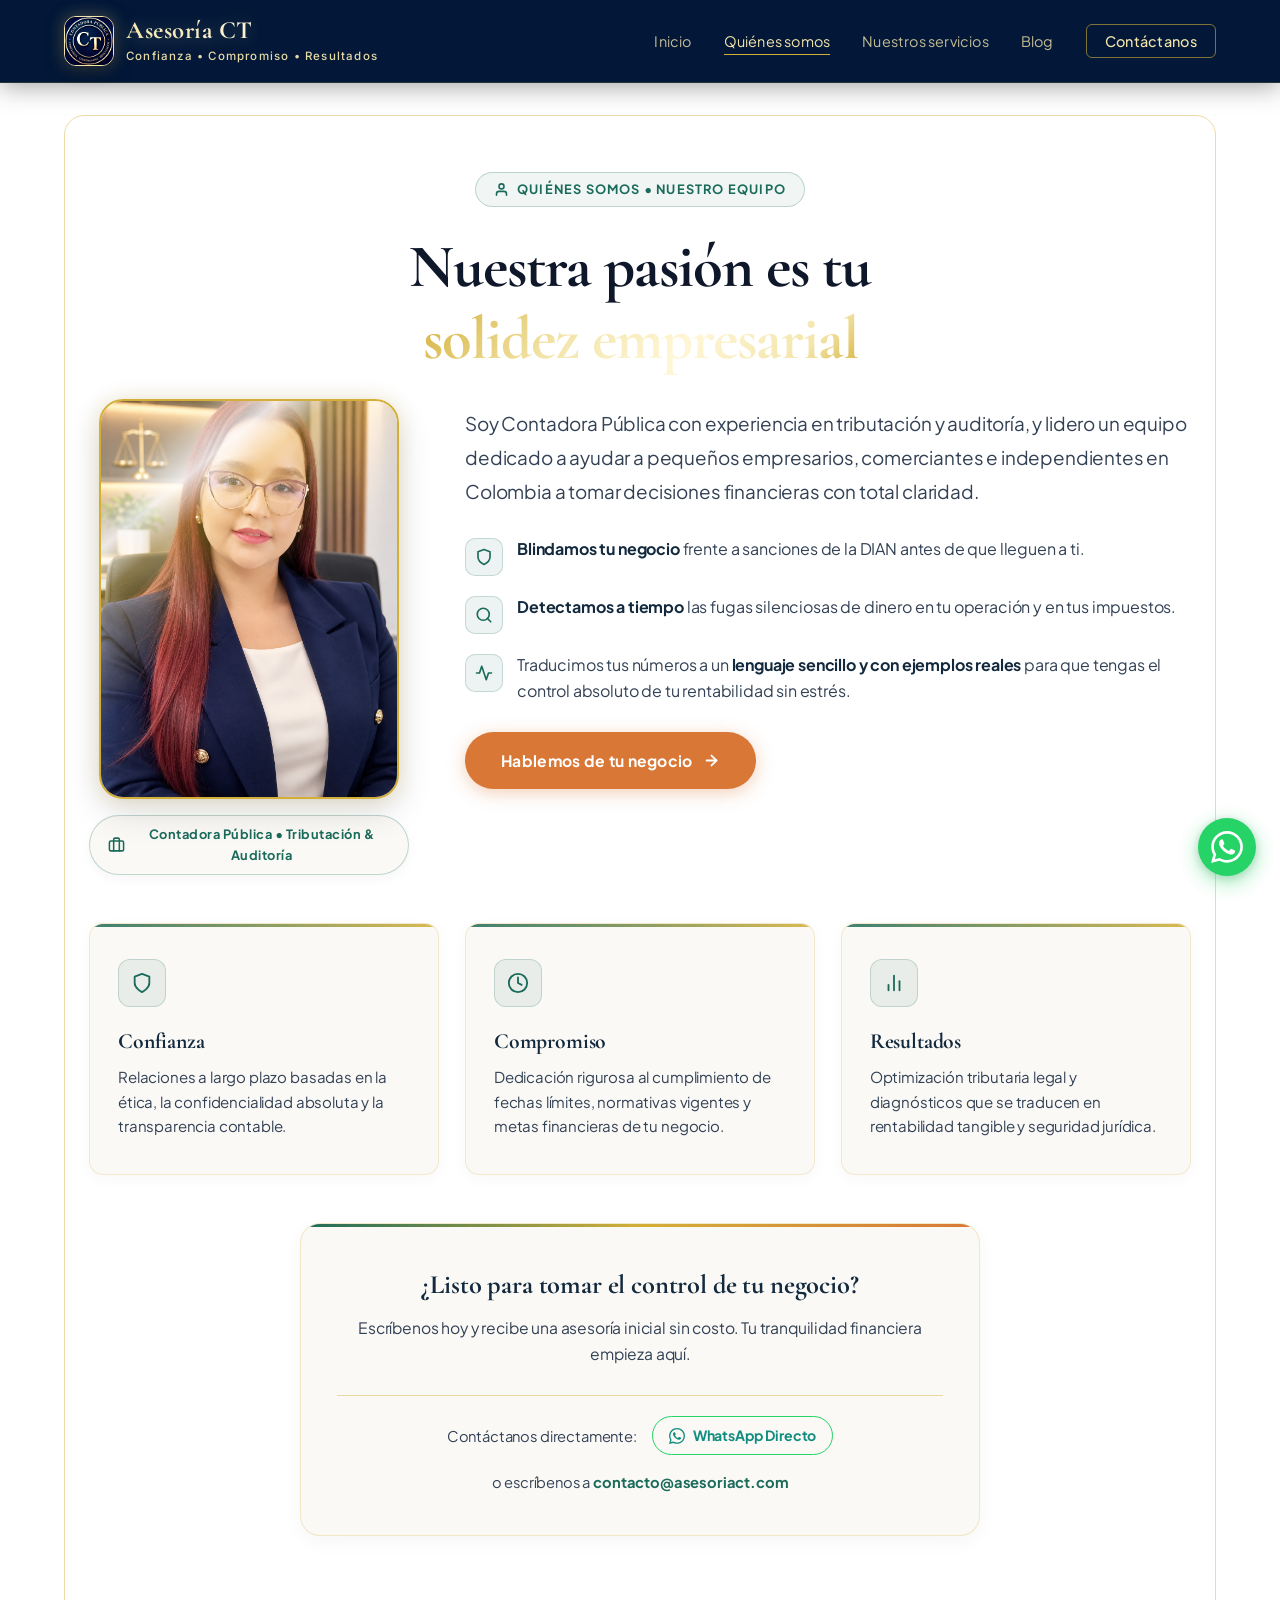
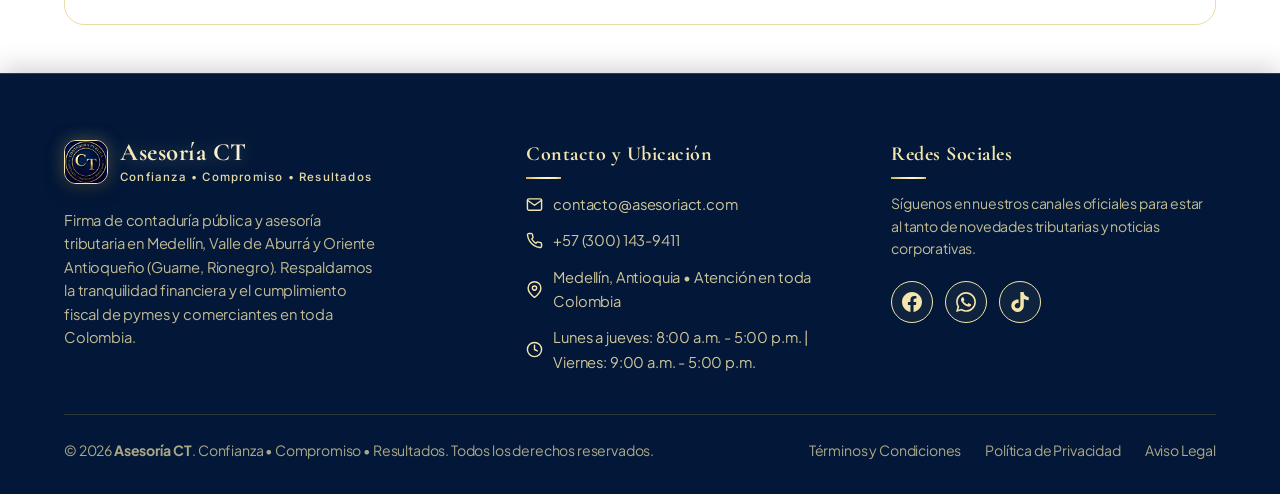
<file: quienes-somos.html>
<!DOCTYPE html>
<html lang="es-CO">
<head>
  <!-- Google Tag Manager / gtag -->
  <script async src="https://www.googletagmanager.com/gtm.js?id=GTM-5GG3HX36"></script>
  <script>
    window.dataLayer = window.dataLayer || [];
    function gtag(){dataLayer.push(arguments);}
    gtag('js', new Date());
  </script>
  <meta charset="UTF-8">
  <meta name="viewport" content="width=device-width, initial-scale=1.0">
  <title>Quiénes Somos | Contadora Pública en Medellín | Asesoría CT</title>
  <meta name="description" content="Equipo contable en Medellín liderado por Contadora Pública especialista en tributación y auditoría NIIF. Respaldamos pymes y comerciantes en Colombia.">
  <link rel="canonical" href="https://asesoriact.com/quienes-somos.html">
  <link rel="icon" type="image/png" sizes="48x48" href="/favicon.png">
  <link rel="icon" type="image/png" sizes="192x192" href="/favicon.png">
  <link rel="apple-touch-icon" sizes="180x180" href="/favicon.png">
  <link rel="shortcut icon" href="/favicon.png">

  <!-- Open Graph / Redes Sociales -->
  <meta property="og:type" content="website">
  <meta property="og:locale" content="es_CO">
  <meta property="og:site_name" content="Asesoría CT">
  <meta property="og:url" content="https://asesoriact.com/quienes-somos.html">
  <meta property="og:title" content="Quiénes Somos | Contadora Pública y Especialistas en Tributación | Asesoría CT">
  <meta property="og:description" content="Equipo profesional liderado por Contadora Pública. Respaldamos a pequeños empresarios y comerciantes en Colombia con rigor técnico.">
  <meta property="og:image" content="https://asesoriact.com/imagenes/logo-ct-social.jpg">
  <meta property="og:image:alt" content="Equipo Asesoría CT">

  <!-- Twitter Cards -->
  <meta name="twitter:card" content="summary_large_image">
  <meta name="twitter:title" content="Quiénes Somos | Asesoría CT Colombia">
  <meta name="twitter:description" content="Contadora Pública especialista en planeación tributaria y auditoría preventiva en Colombia.">
  <meta name="twitter:image" content="https://asesoriact.com/imagenes/logo-ct-social.jpg">

  <!-- Google Fonts: Cormorant Garamond, Inter & Plus Jakarta Sans -->
  <link rel="preconnect" href="https://fonts.googleapis.com">
  <link rel="preconnect" href="https://fonts.gstatic.com" crossorigin>
  <link href="https://fonts.googleapis.com/css2?family=Cormorant+Garamond:wght@400;500;600;700&family=Inter:wght@300;400;500;600;700&family=Plus+Jakarta+Sans:wght@400;500;600;700&display=swap" rel="stylesheet">

  <!-- Hoja de Estilos Compartida (Sin color de fondo aplicado) -->
  <link rel="stylesheet" href="css/style.css">

  <!-- Datos Estructurados Schema.org JSON-LD -->
  <script type="application/ld+json">
  {
    "@context": "https://schema.org",
    "@type": ["AccountingService", "ProfessionalService"],
    "@id": "https://asesoriact.com/quienes-somos.html#organization",
    "name": "Asesoría CT",
    "url": "https://asesoriact.com/quienes-somos.html",
    "logo": "https://asesoriact.com/imagenes/logo-ct-social.jpg",
    "telephone": "+573001439411",
    "email": "contacto@asesoriact.com",
    "priceRange": "$$",
    "openingHours": [
      "Mo-Th 08:00-17:00",
      "Fr 09:00-17:00"
    ],
    "address": {
      "@type": "PostalAddress",
      "addressLocality": "Medellín",
      "addressRegion": "Antioquia",
      "addressCountry": "CO"
    },
    "geo": {
      "@type": "GeoCoordinates",
      "latitude": "6.2442",
      "longitude": "-75.5812"
    },
    "areaServed": [
      { "@type": "City", "name": "Medellín" },
      { "@type": "City", "name": "Guarne" },
      { "@type": "City", "name": "Rionegro" },
      { "@type": "AdministrativeArea", "name": "Valle de Aburrá" },
      { "@type": "AdministrativeArea", "name": "Antioquia" },
      { "@type": "Country", "name": "Colombia" }
    ],
    "description": "Firma de contaduría y tributación liderada por Contadora Pública en Medellín y Antioquia con enfoque en blindaje financiero, estados financieros NIIF y auditoría preventiva."
  }
  </script>
</head>
<body>

  <!-- Encabezado (Header) -->
  <div class="header-wrapper">
    <div class="container">
      <header>
        <a href="index.html" class="brand" title="Asesoría CT">
          <div class="brand-icon">
            <img src="imagenes/LOGO_CT_DORADO_CLARO.png" alt="Logo Asesoría CT" width="50" height="50">
          </div>
          <div class="brand-name">
            <span class="main-title">Asesoría CT</span>
            <span class="sub-title">Confianza &bull; Compromiso &bull; Resultados</span>
          </div>
        </a>

        <div class="nav-container">
          <nav aria-label="Navegación principal">
            <ul class="main-nav">
              <li><a href="index.html" class="nav-link">Inicio</a></li>
              <li><a href="quienes-somos.html" class="nav-link active">Quiénes somos</a></li>
              <li><a href="servicios.html" class="nav-link">Nuestros servicios</a></li>
              <li><a href="blog.html" class="nav-link">Blog</a></li>
              <li><a href="contacto.html" class="nav-link nav-link-cta">Contáctanos</a></li>
            </ul>
          </nav>
        </div>
      </header>
    </div>
  </div>

  <div class="container">
    <main>

      <!-- Pastilla identificadora -->
      <div class="pill-hero">
        <svg width="15" height="15" viewBox="0 0 24 24" fill="none" stroke="currentColor" stroke-width="2.5" stroke-linecap="round" stroke-linejoin="round">
          <path d="M20 21v-2a4 4 0 0 0-4-4H8a4 4 0 0 0-4 4v2"></path>
          <circle cx="12" cy="7" r="4"></circle>
        </svg>
        <span>Quiénes Somos &bull; Nuestro Equipo</span>
      </div>

      <!-- Título Principal -->
      <h1 class="hero-title">
        Nuestra pasión es tu <span class="gradient-text">solidez empresarial</span>
      </h1>

      <!-- Bloque principal: Foto + Texto -->
      <div class="about-profile">
        <!-- Foto profesional -->
        <div class="about-photo-col">
          <div class="about-photo-frame">
            <img
              src="imagenes/FOTO PROFESIONAL.png"
              alt="Contadora Pública especialista en tributación y auditoría NIIF en Medellín - Asesoría CT"
              class="about-photo-img"
              width="400"
              height="500"
              loading="eager"
              onerror="this.onerror=null;this.src='imagenes/LOGO CT.jpeg';"
            >
            <div class="shimmer-effect" aria-hidden="true"></div>
          </div>
          <!-- Tarjeta de credencial bajo la foto -->
          <div class="about-credential">
            <svg width="17" height="17" viewBox="0 0 24 24" fill="none" stroke="currentColor" stroke-width="2.2" stroke-linecap="round" stroke-linejoin="round">
              <rect x="2" y="7" width="20" height="14" rx="2" ry="2"></rect>
              <path d="M16 21V5a2 2 0 0 0-2-2h-4a2 2 0 0 0-2 2v16"></path>
            </svg>
            <span>Contadora Pública &bull; Tributación &amp; Auditoría</span>
          </div>
        </div>

        <!-- Texto descriptivo -->
        <div class="about-text-col">
          <p class="about-bio">
            Soy Contadora Pública con experiencia en tributación y auditoría, y lidero un equipo dedicado a ayudar a pequeños empresarios, comerciantes e independientes en Colombia a tomar decisiones financieras con total claridad.
          </p>

          <!-- Puntos de valor destacados -->
          <ul class="about-highlights">
            <li>
              <span class="about-highlight-icon">
                <svg width="18" height="18" viewBox="0 0 24 24" fill="none" stroke="currentColor" stroke-width="2.2" stroke-linecap="round" stroke-linejoin="round">
                  <path d="M12 22s8-4 8-10V5l-8-3-8 3v7c0 6 8 10 8 10z"></path>
                </svg>
              </span>
              <span><strong>Blindamos tu negocio</strong> frente a sanciones de la DIAN antes de que lleguen a ti.</span>
            </li>
            <li>
              <span class="about-highlight-icon">
                <svg width="18" height="18" viewBox="0 0 24 24" fill="none" stroke="currentColor" stroke-width="2.2" stroke-linecap="round" stroke-linejoin="round">
                  <circle cx="11" cy="11" r="8"></circle>
                  <line x1="21" y1="21" x2="16.65" y2="16.65"></line>
                </svg>
              </span>
              <span><strong>Detectamos a tiempo</strong> las fugas silenciosas de dinero en tu operación y en tus impuestos.</span>
            </li>
            <li>
              <span class="about-highlight-icon">
                <svg width="18" height="18" viewBox="0 0 24 24" fill="none" stroke="currentColor" stroke-width="2.2" stroke-linecap="round" stroke-linejoin="round">
                  <polyline points="22 12 18 12 15 21 9 3 6 12 2 12"></polyline>
                </svg>
              </span>
              <span>Traducimos tus números a un <strong>lenguaje sencillo y con ejemplos reales</strong> para que tengas el control absoluto de tu rentabilidad sin estrés.</span>
            </li>
          </ul>

          <!-- Botón de contacto -->
          <a href="https://wa.me/573001439411?text=Hola%2C%20quisiera%20hablar%20sobre%20mi%20negocio%20y%20recibir%20asesor%C3%ADa." target="_blank" rel="noopener noreferrer" class="about-cta-btn">
            Hablemos de tu negocio
            <svg width="17" height="17" viewBox="0 0 24 24" fill="none" stroke="currentColor" stroke-width="2.5" stroke-linecap="round" stroke-linejoin="round">
              <line x1="5" y1="12" x2="19" y2="12"></line>
              <polyline points="12 5 19 12 12 19"></polyline>
            </svg>
          </a>
        </div>
      </div>

      <!-- Pilares Institucionales -->
      <div class="content-grid">
        <div class="card-item">
          <div class="card-icon">
            <svg width="22" height="22" viewBox="0 0 24 24" fill="none" stroke="currentColor" stroke-width="2" stroke-linecap="round" stroke-linejoin="round">
              <path d="M12 22s8-4 8-10V5l-8-3-8 3v7c0 6 8 10 8 10z"></path>
            </svg>
          </div>
          <h3>Confianza</h3>
          <p>Relaciones a largo plazo basadas en la ética, la confidencialidad absoluta y la transparencia contable.</p>
        </div>

        <div class="card-item">
          <div class="card-icon">
            <svg width="22" height="22" viewBox="0 0 24 24" fill="none" stroke="currentColor" stroke-width="2" stroke-linecap="round" stroke-linejoin="round">
              <circle cx="12" cy="12" r="10"></circle>
              <polyline points="12 6 12 12 16 14"></polyline>
            </svg>
          </div>
          <h3>Compromiso</h3>
          <p>Dedicación rigurosa al cumplimiento de fechas límites, normativas vigentes y metas financieras de tu negocio.</p>
        </div>

        <div class="card-item">
          <div class="card-icon">
            <svg width="22" height="22" viewBox="0 0 24 24" fill="none" stroke="currentColor" stroke-width="2" stroke-linecap="round" stroke-linejoin="round">
              <line x1="18" y1="20" x2="18" y2="10"></line>
              <line x1="12" y1="20" x2="12" y2="4"></line>
              <line x1="6" y1="20" x2="6" y2="14"></line>
            </svg>
          </div>
          <h3>Resultados</h3>
          <p>Optimización tributaria legal y diagnósticos que se traducen en rentabilidad tangible y seguridad jurídica.</p>
        </div>
      </div>

      <!-- Panel de contacto -->
      <div class="action-panel">
        <h2>¿Listo para tomar el control de tu negocio?</h2>
        <p>Escríbenos hoy y recibe una asesoría inicial sin costo. Tu tranquilidad financiera empieza aquí.</p>

        <div class="contact-urgency">
          <span>Contáctanos directamente:</span>
          <a href="https://wa.me/573001439411?text=Hola%2C%20quisiera%20conocer%20m%C3%A1s%20sobre%20Asesor%C3%ADa%20CT." target="_blank" rel="noopener noreferrer" class="whatsapp-btn">
            <svg width="16" height="16" viewBox="0 0 24 24" fill="currentColor">
              <path d="M.057 24l1.687-6.163c-1.041-1.804-1.588-3.849-1.587-5.946.003-6.556 5.338-11.891 11.893-11.891 3.181.001 6.167 1.24 8.413 3.488 2.245 2.248 3.481 5.236 3.48 8.414-.003 6.557-5.338 11.892-11.893 11.892-1.99-.001-3.951-.5-5.688-1.448l-6.305 1.654zm6.597-3.807c1.676.995 3.276 1.591 5.392 1.592 5.448 0 9.886-4.434 9.889-9.885.002-5.462-4.415-9.89-9.881-9.892-5.452 0-9.887 4.434-9.889 9.884-.001 2.225.651 3.891 1.746 5.634l-.999 3.648 3.742-.981zm11.387-5.464c-.074-.124-.272-.198-.57-.347-.297-.149-1.758-.868-2.031-.967-.272-.099-.47-.149-.669.149-.198.297-.768.967-.941 1.165-.173.198-.347.223-.644.074-.297-.149-1.255-.462-2.39-1.475-.883-.788-1.48-1.761-1.653-2.059-.173-.297-.018-.458.13-.606.134-.133.297-.347.446-.521.151-.172.2-.296.3-.495.099-.198.05-.372-.025-.521-.075-.148-.669-1.611-.916-2.206-.242-.579-.487-.501-.669-.51l-.57-.01c-.198 0-.52.074-.792.372s-1.04 1.016-1.04 2.479 1.065 2.876 1.213 3.074c.149.198 2.095 3.2 5.076 4.487.709.306 1.263.489 1.694.626.712.226 1.36.194 1.872.118.571-.085 1.758-.719 2.006-1.413.248-.695.248-1.29.173-1.414z"/>
            </svg>
            <span>WhatsApp Directo</span>
          </a>
          <span>o escríbenos a <a href="mailto:contacto@asesoriact.com" class="email-link">contacto@asesoriact.com</a></span>
        </div>
      </div>

    </main>
  </div>

  <!-- Pie de Página (Footer) -->
  <footer>
    <div class="container">
      <div class="footer-content">
        <div class="footer-col">
          <a href="index.html" class="footer-brand" title="Asesoría CT">
            <div class="brand-icon">
              <img src="imagenes/LOGO CT.jpeg" alt="Logo Asesoría CT en pie de página" width="44" height="44" loading="lazy">
            </div>
            <div class="brand-name">
              <span class="main-title">Asesoría CT</span>
              <span class="sub-title">Confianza &bull; Compromiso &bull; Resultados</span>
            </div>
          </a>
          <p class="footer-desc">
            Firma de contaduría pública y asesoría tributaria en Medellín, Valle de Aburrá y Oriente Antioqueño (Guarne, Rionegro). Respaldamos la tranquilidad financiera y el cumplimiento fiscal de pymes y comerciantes en toda Colombia.
          </p>
        </div>

        <div class="footer-col">
          <h4 class="footer-col-title">Contacto y Ubicación</h4>
          <ul class="footer-contact-list">
            <li class="footer-contact-item">
              <svg width="17" height="17" viewBox="0 0 24 24" fill="none" stroke="currentColor" stroke-width="2" stroke-linecap="round" stroke-linejoin="round">
                <path d="M4 4h16c1.1 0 2 .9 2 2v12c0 1.1-.9 2-2 2H4c-1.1 0-2-.9-2-2V6c0-1.1.9-2 2-2z"></path>
                <polyline points="22,6 12,13 2,6"></polyline>
              </svg>
              <a href="mailto:contacto@asesoriact.com">contacto@asesoriact.com</a>
            </li>
            <li class="footer-contact-item">
              <svg width="17" height="17" viewBox="0 0 24 24" fill="none" stroke="currentColor" stroke-width="2" stroke-linecap="round" stroke-linejoin="round">
                <path d="M22 16.92v3a2 2 0 0 1-2.18 2 19.79 19.79 0 0 1-8.63-3.07 19.5 19.5 0 0 1-6-6 19.79 19.79 0 0 1-3.07-8.67A2 2 0 0 1 4.11 2h3a2 2 0 0 1 2 1.72 12.84 12.84 0 0 0 .7 2.81 2 2 0 0 1-.45 2.11L8.09 9.91a16 16 0 0 0 6 6l1.27-1.27a2 2 0 0 1 2.11-.45 12.84 12.84 0 0 0 2.81.7A2 2 0 0 1 22 16.92z"></path>
              </svg>
              <a href="https://wa.me/573001439411" target="_blank" rel="noopener noreferrer" aria-label="Llámanos o escríbenos al +57 300 143 9411">+57 (300) 143-9411</a>
            </li>
            <li class="footer-contact-item">
              <svg width="17" height="17" viewBox="0 0 24 24" fill="none" stroke="currentColor" stroke-width="2" stroke-linecap="round" stroke-linejoin="round">
                <path d="M21 10c0 7-9 13-9 13s-9-6-9-13a9 9 0 0 1 18 0z"></path>
                <circle cx="12" cy="10" r="3"></circle>
              </svg>
              <span>Medellín, Antioquia &bull; Atención en toda Colombia</span>
            </li>
            <li class="footer-contact-item">
              <svg width="17" height="17" viewBox="0 0 24 24" fill="none" stroke="currentColor" stroke-width="2" stroke-linecap="round" stroke-linejoin="round">
                <circle cx="12" cy="12" r="10"></circle>
                <polyline points="12 6 12 12 16 14"></polyline>
              </svg>
              <span>Lunes a jueves: 8:00 a.m. - 5:00 p.m. | Viernes: 9:00 a.m. - 5:00 p.m.</span>
            </li>
          </ul>
        </div>

        <div class="footer-col">
          <h4 class="footer-col-title">Redes Sociales</h4>
          <p class="footer-desc" style="font-size: 0.88rem;">
            Síguenos en nuestros canales oficiales para estar al tanto de novedades tributarias y noticias corporativas.
          </p>
          <div class="social-links">
            <a href="https://www.facebook.com/share/19hcn5nRDJ/" target="_blank" rel="noopener noreferrer" class="social-btn" title="Facebook Asesoría CT" aria-label="Facebook">
              <svg viewBox="0 0 24 24">
                <path d="M24 12.073c0-6.627-5.373-12-12-12s-12 5.373-12 12c0 5.99 4.388 10.954 10.125 11.854v-8.385H7.078v-3.47h3.047V9.43c0-3.007 1.792-4.669 4.533-4.669 1.312 0 2.686.235 2.686.235v2.953H15.83c-1.491 0-1.956.925-1.956 1.874v2.25h3.328l-.532 3.47h-2.796v8.385C19.612 23.027 24 18.062 24 12.073z"/>
              </svg>
            </a>
            <a href="https://wa.me/573001439411?text=Hola%2C%20quisiera%20contactar%20a%20Asesor%C3%ADa%20CT." target="_blank" rel="noopener noreferrer" class="social-btn" title="WhatsApp Asesoría CT" aria-label="WhatsApp">
              <svg viewBox="0 0 24 24">
                <path d="M.057 24l1.687-6.163c-1.041-1.804-1.588-3.849-1.587-5.946.003-6.556 5.338-11.891 11.893-11.891 3.181.001 6.167 1.24 8.413 3.488 2.245 2.248 3.481 5.236 3.48 8.414-.003 6.557-5.338 11.892-11.893 11.892-1.99-.001-3.951-.5-5.688-1.448l-6.305 1.654zm6.597-3.807c1.676.995 3.276 1.591 5.392 1.592 5.448 0 9.886-4.434 9.889-9.885.002-5.462-4.415-9.89-9.881-9.892-5.452 0-9.887 4.434-9.889 9.884-.001 2.225.651 3.891 1.746 5.634l-.999 3.648 3.742-.981zm11.387-5.464c-.074-.124-.272-.198-.57-.347-.297-.149-1.758-.868-2.031-.967-.272-.099-.47-.149-.669.149-.198.297-.768.967-.941 1.165-.173.198-.347.223-.644.074-.297-.149-1.255-.462-2.39-1.475-.883-.788-1.48-1.761-1.653-2.059-.173-.297-.018-.458.13-.606.134-.133.297-.347.446-.521.151-.172.2-.296.3-.495.099-.198.05-.372-.025-.521-.075-.148-.669-1.611-.916-2.206-.242-.579-.487-.501-.669-.51l-.57-.01c-.198 0-.52.074-.792.372s-1.04 1.016-1.04 2.479 1.065 2.876 1.213 3.074c.149.198 2.095 3.2 5.076 4.487.709.306 1.263.489 1.694.626.712.226 1.36.194 1.872.118.571-.085 1.758-.719 2.006-1.413.248-.695.248-1.29.173-1.414z"/>
              </svg>
            </a>
            <a href="https://www.tiktok.com/@asesoriact?_r=1&_t=ZS-9BUUQ9pC63I" target="_blank" rel="noopener noreferrer" class="social-btn" title="TikTok Asesoría CT" aria-label="TikTok">
              <svg viewBox="0 0 24 24">
                <path d="M12.525.02c1.31-.02 2.61-.01 3.91-.02.08 1.53.63 3.09 1.75 4.17 1.12 1.11 2.7 1.62 4.24 1.79v4.03c-1.44-.05-2.89-.35-4.2-.97-.57-.26-1.1-.59-1.62-1.01-.01 2.92.01 5.84-.02 8.75-.08 1.4-.54 2.79-1.35 3.94-1.31 1.92-3.58 3.17-5.91 3.21-1.43.08-2.86-.31-4.08-1.03-2.02-1.19-3.44-3.37-3.65-5.71-.02-.5-.03-1-.01-1.49.18-1.9 1.12-3.72 2.58-4.96 1.66-1.44 3.98-2.13 6.15-1.72.02 1.48-.04 2.96-.04 4.44-.99-.32-2.15-.23-3.02.37-.63.41-1.11 1.04-1.36 1.75-.21.51-.24 1.07-.14 1.61.24 1.16 1.18 2.09 2.35 2.33.71.16 1.46.12 2.14-.14.77-.28 1.41-.89 1.74-1.64.31-.7.42-1.47.41-2.23.03-5.26.01-10.52.02-15.78z"/>
              </svg>
            </a>
          </div>
        </div>
      </div>

      <div class="footer-bottom">
        <div>
          <span>&copy; <span id="currentYear"></span> <strong>Asesoría CT</strong>. Confianza &bull; Compromiso &bull; Resultados. Todos los derechos reservados.</span>
        </div>
        <ul class="footer-legal-links">
          <li><a href="terminos-y-condiciones.html">Términos y Condiciones</a></li>
          <li><a href="politica-de-privacidad.html">Política de Privacidad</a></li>
          <li><a href="aviso-legal.html">Aviso Legal</a></li>
        </ul>
      </div>
    </div>
  </footer>

  <!-- Botón Flotante de WhatsApp -->
  <a href="https://wa.me/573001439411?text=Hola%2C%20quisiera%20conocer%20m%C3%A1s%20sobre%20Asesor%C3%ADa%20CT." target="_blank" rel="noopener noreferrer" class="whatsapp-float" title="Contactar por WhatsApp" aria-label="WhatsApp Asesoría CT">
    <svg viewBox="0 0 24 24">
      <path d="M.057 24l1.687-6.163c-1.041-1.804-1.588-3.849-1.587-5.946.003-6.556 5.338-11.891 11.893-11.891 3.181.001 6.167 1.24 8.413 3.488 2.245 2.248 3.481 5.236 3.48 8.414-.003 6.557-5.338 11.892-11.893 11.892-1.99-.001-3.951-.5-5.688-1.448l-6.305 1.654zm6.597-3.807c1.676.995 3.276 1.591 5.392 1.592 5.448 0 9.886-4.434 9.889-9.885.002-5.462-4.415-9.89-9.881-9.892-5.452 0-9.887 4.434-9.889 9.884-.001 2.225.651 3.891 1.746 5.634l-.999 3.648 3.742-.981zm11.387-5.464c-.074-.124-.272-.198-.57-.347-.297-.149-1.758-.868-2.031-.967-.272-.099-.47-.149-.669.149-.198.297-.768.967-.941 1.165-.173.198-.347.223-.644.074-.297-.149-1.255-.462-2.39-1.475-.883-.788-1.48-1.761-1.653-2.059-.173-.297-.018-.458.13-.606.134-.133.297-.347.446-.521.151-.172.2-.296.3-.495.099-.198.05-.372-.025-.521-.075-.148-.669-1.611-.916-2.206-.242-.579-.487-.501-.669-.51l-.57-.01c-.198 0-.52.074-.792.372s-1.04 1.016-1.04 2.479 1.065 2.876 1.213 3.074c.149.198 2.095 3.2 5.076 4.487.709.306 1.263.489 1.694.626.712.226 1.36.194 1.872.118.571-.085 1.758-.719 2.006-1.413.248-.695.248-1.29.173-1.414z"/>
    </svg>
  </a>

  <div class="toast" id="toast">
    <svg width="22" height="22" viewBox="0 0 24 24" fill="none" stroke="currentColor" stroke-width="2.5" stroke-linecap="round" stroke-linejoin="round">
      <path d="M22 11.08V12a10 10 0 1 1-5.93-9.14"></path>
      <polyline points="22 4 12 14.01 9 11.01"></polyline>
    </svg>
    <div>
      <strong style="color: var(--gold-deep);">¡Mensaje enviado!</strong>
      <p style="font-size: 0.82rem; color: var(--text-secondary); margin: 0;">Pronto nos pondremos en contacto contigo.</p>
    </div>
  </div>

  <script>
    document.getElementById('currentYear').textContent = new Date().getFullYear();
  </script>
</body>
</html>
</file>
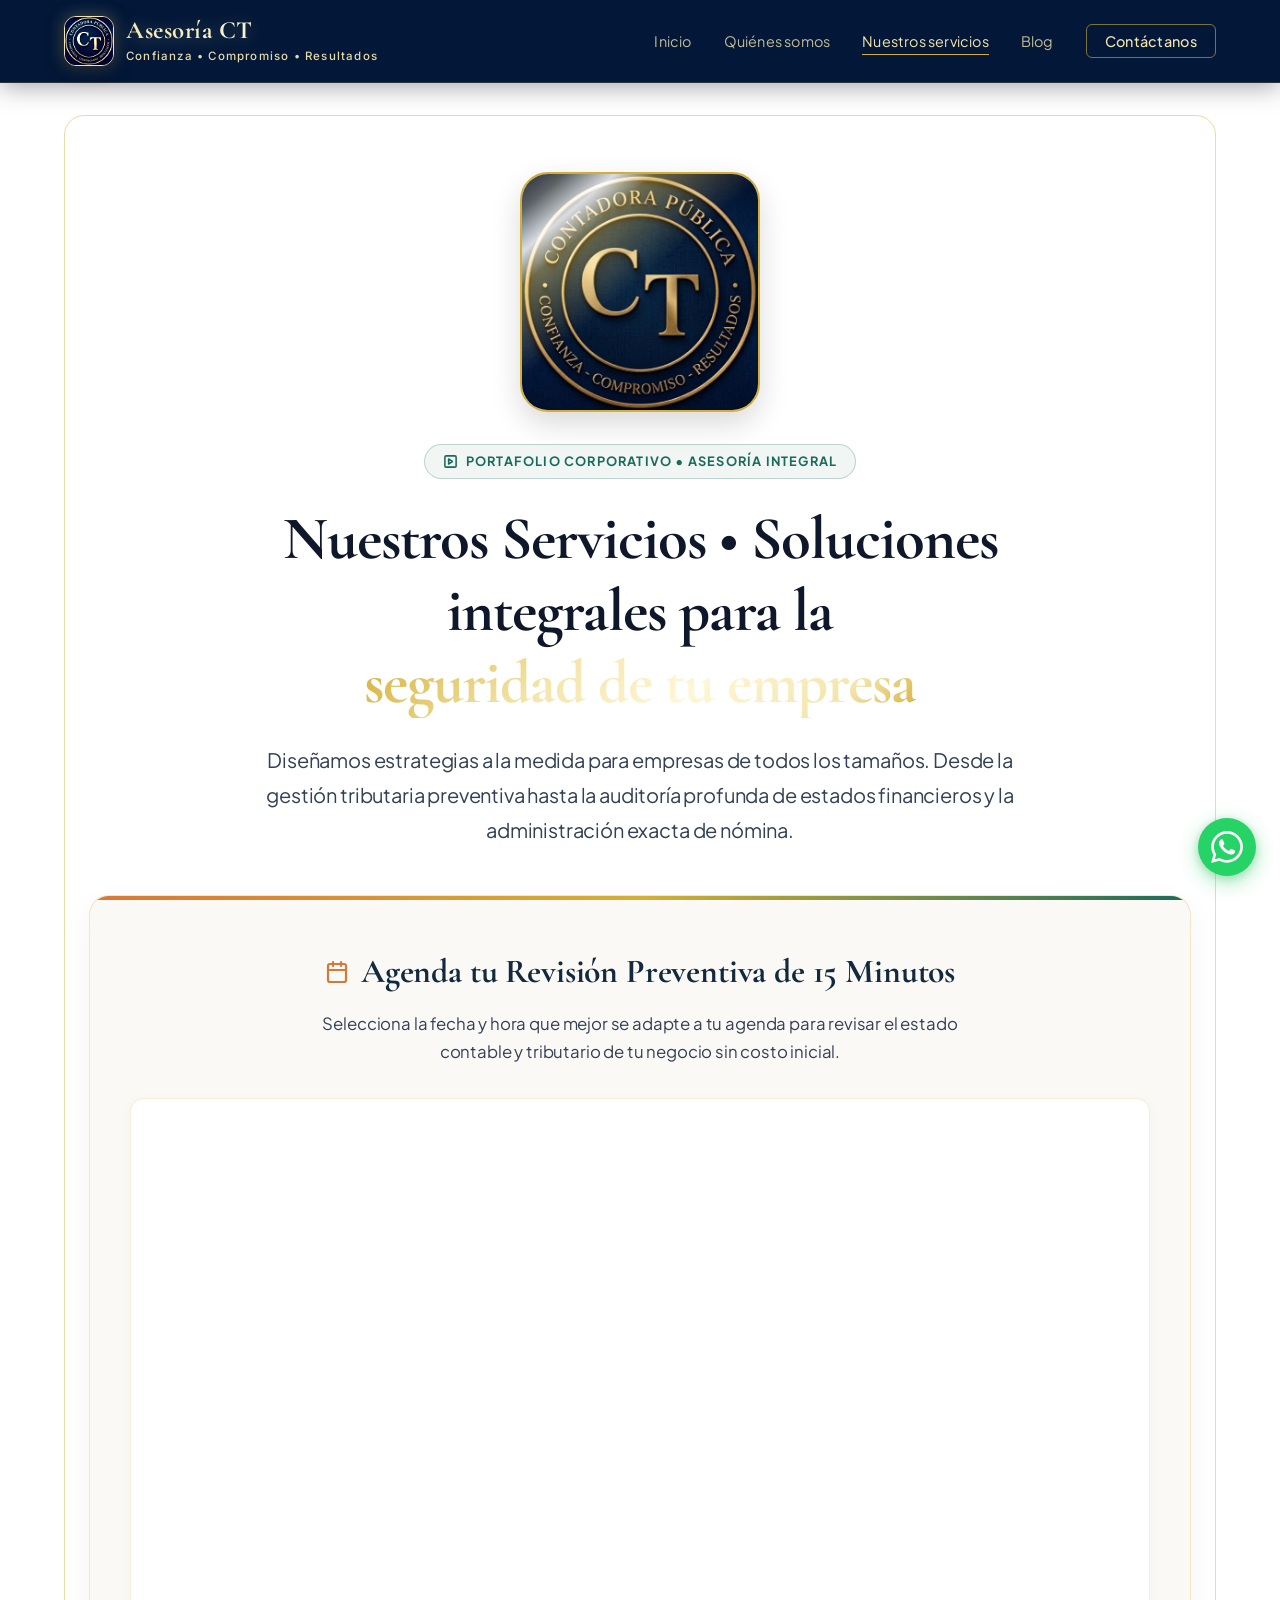
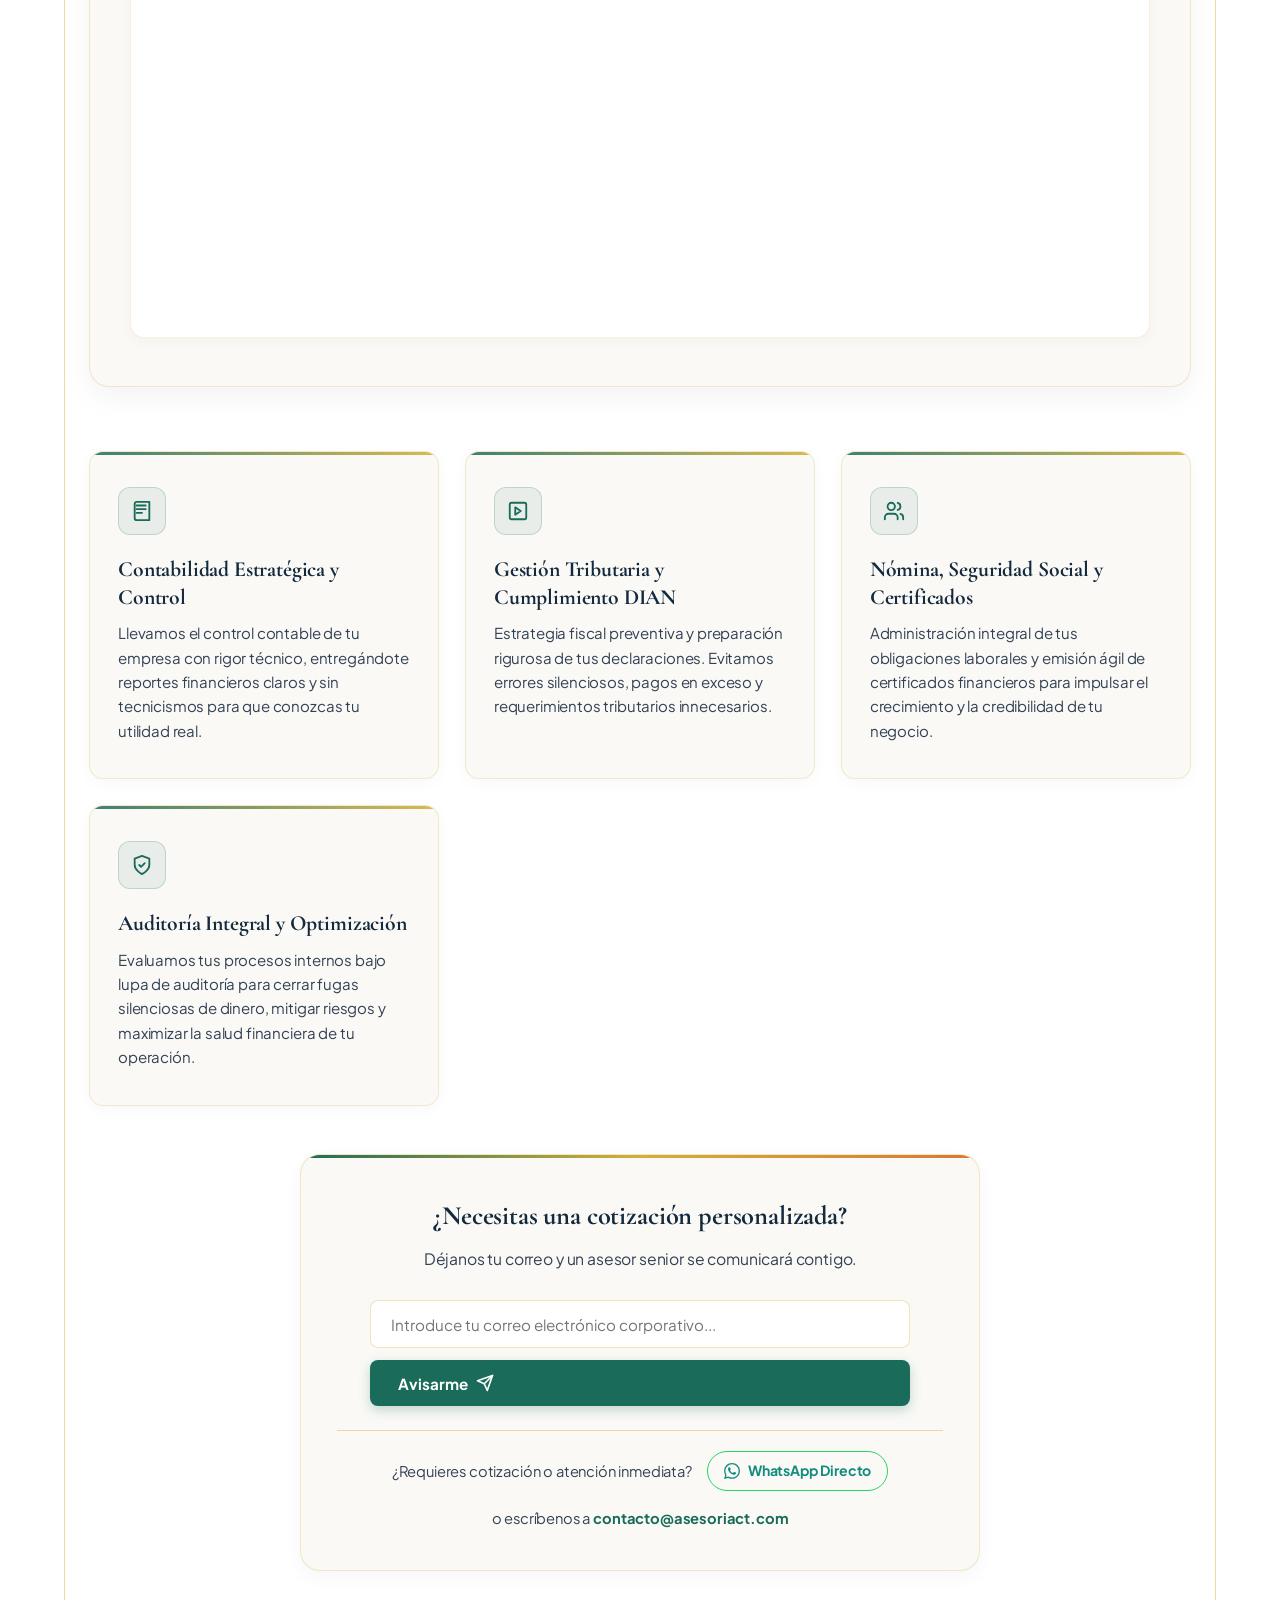
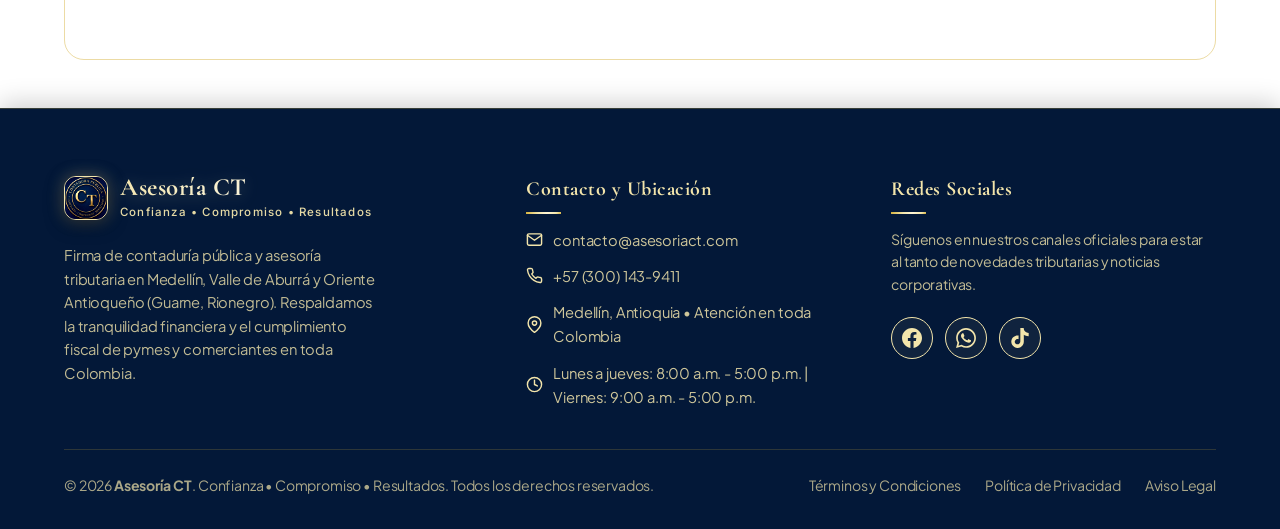
<file: servicios.html>
<!DOCTYPE html>
<html lang="es-CO">
<head>
  <!-- Google Tag Manager / gtag -->
  <script async src="https://www.googletagmanager.com/gtm.js?id=GTM-5GG3HX36"></script>
  <script>
    window.dataLayer = window.dataLayer || [];
    function gtag(){dataLayer.push(arguments);}
    gtag('js', new Date());
  </script>
  <meta charset="UTF-8">
  <meta name="viewport" content="width=device-width, initial-scale=1.0">
  <title>Asesoría Contable, Tributaria DIAN y UGPP en Medellín | Asesoría CT</title>
  <meta name="description" content="Servicios contables en Medellín, Antioquia y Colombia: contabilidad NIIF, planeación tributaria DIAN, auditoría preventiva y liquidación de nómina UGPP.">
  <link rel="canonical" href="https://asesoriact.com/servicios.html">
  <link rel="icon" type="image/png" sizes="48x48" href="/favicon.png">
  <link rel="icon" type="image/png" sizes="192x192" href="/favicon.png">
  <link rel="apple-touch-icon" sizes="180x180" href="/favicon.png">
  <link rel="shortcut icon" href="/favicon.png">

  <!-- Open Graph / Redes Sociales -->
  <meta property="og:type" content="website">
  <meta property="og:locale" content="es_CO">
  <meta property="og:site_name" content="Asesoría CT">
  <meta property="og:url" content="https://asesoriact.com/servicios.html">
  <meta property="og:title" content="Servicios Contables, Tributarios y Auditoría en Colombia | Asesoría CT">
  <meta property="og:description" content="Soluciones integrales de contabilidad, impuestos DIAN y auditoría preventiva diseñadas para empresas y comerciantes en Colombia.">
  <meta property="og:image" content="https://asesoriact.com/imagenes/logo-ct-social.jpg">
  <meta property="og:image:alt" content="Servicios Contables Asesoría CT">

  <!-- Twitter Cards -->
  <meta name="twitter:card" content="summary_large_image">
  <meta name="twitter:title" content="Servicios Contables, Tributarios y Auditoría en Colombia | Asesoría CT">
  <meta name="twitter:description" content="Servicios profesionales de contabilidad, planeación tributaria y nómina en Colombia.">
  <meta name="twitter:image" content="https://asesoriact.com/imagenes/logo-ct-social.jpg">

  <!-- Google Fonts: Cormorant Garamond, Inter & Plus Jakarta Sans -->
  <link rel="preconnect" href="https://fonts.googleapis.com">
  <link rel="preconnect" href="https://fonts.gstatic.com" crossorigin>
  <link href="https://fonts.googleapis.com/css2?family=Cormorant+Garamond:wght@400;500;600;700&family=Inter:wght@300;400;500;600;700&family=Plus+Jakarta+Sans:wght@400;500;600;700&display=swap" rel="stylesheet">

  <!-- Hoja de Estilos Compartida (Sin color de fondo aplicado) -->
  <link rel="stylesheet" href="css/style.css">

  <!-- Datos Estructurados Schema.org JSON-LD -->
  <script type="application/ld+json">
  {
    "@context": "https://schema.org",
    "@type": ["AccountingService", "ProfessionalService"],
    "@id": "https://asesoriact.com/servicios.html#service",
    "name": "Asesoría CT - Servicios Contables y Tributarios",
    "url": "https://asesoriact.com/servicios.html",
    "telephone": "+573001439411",
    "email": "contacto@asesoriact.com",
    "priceRange": "$$",
    "openingHours": [
      "Mo-Th 08:00-17:00",
      "Fr 09:00-17:00"
    ],
    "address": {
      "@type": "PostalAddress",
      "addressLocality": "Medellín",
      "addressRegion": "Antioquia",
      "addressCountry": "CO"
    },
    "geo": {
      "@type": "GeoCoordinates",
      "latitude": "6.2442",
      "longitude": "-75.5812"
    },
    "areaServed": [
      { "@type": "City", "name": "Medellín" },
      { "@type": "City", "name": "Guarne" },
      { "@type": "City", "name": "Rionegro" },
      { "@type": "AdministrativeArea", "name": "Valle de Aburrá" },
      { "@type": "AdministrativeArea", "name": "Antioquia" },
      { "@type": "Country", "name": "Colombia" }
    ],
    "knowsAbout": [
      "Contabilidad NIIF",
      "Declaración de Renta Personas Jurídicas y Naturales",
      "Impuestos DIAN",
      "Planeación Tributaria",
      "Nómina Electrónica",
      "Auditoría UGPP y Aportes a Seguridad Social",
      "Facturación Electrónica DIAN",
      "IVA Bimestral y Cuatrimestral",
      "Retención en la Fuente",
      "Impuesto de Industria y Comercio ICA"
    ],
    "hasOfferCatalog": {
      "@type": "OfferCatalog",
      "name": "Portafolio de Servicios Contables y Tributarios",
      "itemListElement": [
        {
          "@type": "Offer",
          "itemOffered": {
            "@type": "Service",
            "name": "Contabilidad General y Estados Financieros NIIF",
            "description": "Elaboración y análisis de estados financieros conforme a las normas NIIF en Colombia para pymes y comerciantes."
          }
        },
        {
          "@type": "Offer",
          "itemOffered": {
            "@type": "Service",
            "name": "Planeación Tributaria y Gestión DIAN",
            "description": "Declaraciones de renta, IVA bimestral/cuatrimestral, retención en la fuente e ICA con optimización fiscal legal."
          }
        },
        {
          "@type": "Offer",
          "itemOffered": {
            "@type": "Service",
            "name": "Auditoría Preventiva y Control Financiero",
            "description": "Revisión integral de procesos contables para evitar requerimientos tributarios y fugas de liquidez."
          }
        },
        {
          "@type": "Offer",
          "itemOffered": {
            "@type": "Service",
            "name": "Nómina Electrónica y Seguridad Social (UGPP)",
            "description": "Transmisión a la DIAN, planillas PILA y blindaje de aportes parafiscales ante la UGPP."
          }
        }
      ]
    }
  }
  </script>
</head>
<body>

  <!-- Encabezado (Header) -->
  <div class="header-wrapper">
    <div class="container">
      <header>
        <a href="index.html" class="brand" title="Asesoría CT">
          <div class="brand-icon">
            <img src="imagenes/LOGO_CT_DORADO_CLARO.png" alt="Logo Asesoría CT" width="50" height="50">
          </div>
          <div class="brand-name">
            <span class="main-title">Asesoría CT</span>
            <span class="sub-title">Confianza &bull; Compromiso &bull; Resultados</span>
          </div>
        </a>

        <div class="nav-container">
          <nav aria-label="Navegación principal">
            <ul class="main-nav">
              <li><a href="index.html" class="nav-link">Inicio</a></li>
              <li><a href="quienes-somos.html" class="nav-link">Quiénes somos</a></li>
              <li><a href="servicios.html" class="nav-link active">Nuestros servicios</a></li>
              <li><a href="blog.html" class="nav-link">Blog</a></li>
              <li><a href="contacto.html" class="nav-link nav-link-cta">Contáctanos</a></li>
            </ul>
          </nav>
        </div>
      </header>
    </div>
  </div>

  <div class="container">
    <main>
      <!-- Logotipo Central Animado -->
      <div class="corporate-logo-container">
        <div class="corporate-logo-card">
          <div class="corporate-logo-frame" title="Asesoría CT">
            <img 
              src="imagenes/LOGO CT.jpeg" 
              alt="Servicios Contables y Tributarios - Asesoría CT Medellín" 
              class="corporate-logo-img"
              width="240"
              height="240"
              loading="eager"
            >
            <div class="shimmer-effect" aria-hidden="true"></div>
          </div>
        </div>
      </div>

      <!-- Pastilla identificadora -->
      <div class="pill-hero">
        <svg width="15" height="15" viewBox="0 0 24 24" fill="none" stroke="currentColor" stroke-width="2.5" stroke-linecap="round" stroke-linejoin="round">
          <rect width="18" height="18" x="3" y="3" rx="2"></rect>
          <path d="m9 8 6 4-6 4Z"></path>
        </svg>
        <span>Portafolio Corporativo &bull; Asesoría Integral</span>
      </div>

      <!-- Título Principal -->
      <h1 class="hero-title">
        Nuestros Servicios &bull; Soluciones integrales para la <span class="gradient-text">seguridad de tu empresa</span>
      </h1>

      <p class="hero-desc">
        Diseñamos estrategias a la medida para empresas de todos los tamaños. Desde la gestión tributaria preventiva hasta la auditoría profunda de estados financieros y la administración exacta de nómina.
      </p>

      <!-- Sección de Agendamiento Cal.com -->
      <section class="booking-section">
        <div class="booking-header">
          <h2 class="booking-title">
            <svg width="24" height="24" viewBox="0 0 24 24" fill="none" stroke="currentColor" stroke-width="2.2" stroke-linecap="round" stroke-linejoin="round">
              <rect width="18" height="18" x="3" y="4" rx="2" ry="2"></rect>
              <line x1="16" y1="2" x2="16" y2="6"></line>
              <line x1="8" y1="2" x2="8" y2="6"></line>
              <line x1="3" y1="10" x2="21" y2="10"></line>
            </svg>
            Agenda tu Revisión Preventiva de 15 Minutos
          </h2>
          <p class="booking-desc">Selecciona la fecha y hora que mejor se adapte a tu agenda para revisar el estado contable y tributario de tu negocio sin costo inicial.</p>
        </div>
        <div class="booking-calendar-wrapper">
          <iframe 
            src="https://cal.com/asesoria-ct-8gmya0/revision-preventiva-de-15-min?embed=true" 
            title="Agenda tu Revisión Preventiva de 15 Minutos"
            loading="lazy"
            allow="camera; microphone; autoplay; fullscreen"
          ></iframe>
        </div>
      </section>

      <!-- Cuadrícula de Servicios -->
      <div class="content-grid">
        <div class="card-item">
          <div class="card-icon">
            <svg width="22" height="22" viewBox="0 0 24 24" fill="none" stroke="currentColor" stroke-width="2" stroke-linecap="round" stroke-linejoin="round">
              <path d="M4 19.5v-15A2.5 2.5 0 0 1 6.5 2H20v20H6.5a2.5 2.5 0 0 1-2.5-2.5Z"></path>
              <path d="M6 6h10"></path>
              <path d="M6 10h10"></path>
              <path d="M6 14h6"></path>
            </svg>
          </div>
          <h3>Contabilidad Estratégica y Control</h3>
          <p>Llevamos el control contable de tu empresa con rigor técnico, entregándote reportes financieros claros y sin tecnicismos para que conozcas tu utilidad real.</p>
        </div>

        <div class="card-item">
          <div class="card-icon">
            <svg width="22" height="22" viewBox="0 0 24 24" fill="none" stroke="currentColor" stroke-width="2" stroke-linecap="round" stroke-linejoin="round">
              <rect width="18" height="18" x="3" y="3" rx="2"></rect>
              <path d="m9 8 6 4-6 4Z"></path>
            </svg>
          </div>
          <h3>Gestión Tributaria y Cumplimiento DIAN</h3>
          <p>Estrategia fiscal preventiva y preparación rigurosa de tus declaraciones. Evitamos errores silenciosos, pagos en exceso y requerimientos tributarios innecesarios.</p>
        </div>

        <div class="card-item">
          <div class="card-icon">
            <svg width="22" height="22" viewBox="0 0 24 24" fill="none" stroke="currentColor" stroke-width="2" stroke-linecap="round" stroke-linejoin="round">
              <path d="M16 21v-2a4 4 0 0 0-4-4H6a4 4 0 0 0-4 4v2"></path>
              <circle cx="9" cy="7" r="4"></circle>
              <path d="M22 21v-2a4 4 0 0 0-3-3.87"></path>
              <path d="M16 3.13a4 4 0 0 1 0 7.75"></path>
            </svg>
          </div>
          <h3>Nómina, Seguridad Social y Certificados</h3>
          <p>Administración integral de tus obligaciones laborales y emisión ágil de certificados financieros para impulsar el crecimiento y la credibilidad de tu negocio.</p>
        </div>

        <div class="card-item">
          <div class="card-icon">
            <svg width="22" height="22" viewBox="0 0 24 24" fill="none" stroke="currentColor" stroke-width="2" stroke-linecap="round" stroke-linejoin="round">
              <path d="M12 22s8-4 8-10V5l-8-3-8 3v7c0 6 8 10 8 10"></path>
              <path d="m9 12 2 2 4-4"></path>
            </svg>
          </div>
          <h3>Auditoría Integral y Optimización</h3>
          <p>Evaluamos tus procesos internos bajo lupa de auditoría para cerrar fugas silenciosas de dinero, mitigar riesgos y maximizar la salud financiera de tu operación.</p>
        </div>
      </div>

      <!-- Panel de Notificación -->
      <div class="action-panel">
        <h2>¿Necesitas una cotización personalizada?</h2>
        <p>Déjanos tu correo y un asesor senior se comunicará contigo.</p>

        <form class="subscribe-form" id="notifyForm">
          <input 
            type="email" 
            class="subscribe-input" 
            id="emailInput" 
            placeholder="Introduce tu correo electrónico corporativo..." 
            required
            autocomplete="email"
          >
          <button type="submit" class="subscribe-btn">
            <span>Avisarme</span>
            <svg width="18" height="18" viewBox="0 0 24 24" fill="none" stroke="currentColor" stroke-width="2.2" stroke-linecap="round" stroke-linejoin="round">
              <line x1="22" y1="2" x2="11" y2="13"></line>
              <polygon points="22 2 15 22 11 13 2 9 22 2"></polygon>
            </svg>
          </button>
        </form>

        <div class="contact-urgency">
          <span>¿Requieres cotización o atención inmediata?</span>
          <a href="https://wa.me/573001439411?text=Hola%2C%20quisiera%20cotizar%20servicios%20de%20asesor%C3%ADa%20contable%20y%20tributaria." target="_blank" rel="noopener noreferrer" class="whatsapp-btn">
            <svg width="16" height="16" viewBox="0 0 24 24" fill="currentColor">
              <path d="M.057 24l1.687-6.163c-1.041-1.804-1.588-3.849-1.587-5.946.003-6.556 5.338-11.891 11.893-11.891 3.181.001 6.167 1.24 8.413 3.488 2.245 2.248 3.481 5.236 3.48 8.414-.003 6.557-5.338 11.892-11.893 11.892-1.99-.001-3.951-.5-5.688-1.448l-6.305 1.654zm6.597-3.807c1.676.995 3.276 1.591 5.392 1.592 5.448 0 9.886-4.434 9.889-9.885.002-5.462-4.415-9.89-9.881-9.892-5.452 0-9.887 4.434-9.889 9.884-.001 2.225.651 3.891 1.746 5.634l-.999 3.648 3.742-.981zm11.387-5.464c-.074-.124-.272-.198-.57-.347-.297-.149-1.758-.868-2.031-.967-.272-.099-.47-.149-.669.149-.198.297-.768.967-.941 1.165-.173.198-.347.223-.644.074-.297-.149-1.255-.462-2.39-1.475-.883-.788-1.48-1.761-1.653-2.059-.173-.297-.018-.458.13-.606.134-.133.297-.347.446-.521.151-.172.2-.296.3-.495.099-.198.05-.372-.025-.521-.075-.148-.669-1.611-.916-2.206-.242-.579-.487-.501-.669-.51l-.57-.01c-.198 0-.52.074-.792.372s-1.04 1.016-1.04 2.479 1.065 2.876 1.213 3.074c.149.198 2.095 3.2 5.076 4.487.709.306 1.263.489 1.694.626.712.226 1.36.194 1.872.118.571-.085 1.758-.719 2.006-1.413.248-.695.248-1.29.173-1.414z"/>
            </svg>
            <span>WhatsApp Directo</span>
          </a>
          <span>o escríbenos a <a href="mailto:contacto@asesoriact.com" class="email-link">contacto@asesoriact.com</a></span>
        </div>
      </div>
    </main>
  </div>

  <!-- Pie de Página (Footer) -->
  <footer>
    <div class="container">
      <div class="footer-content">
        <div class="footer-col">
          <a href="index.html" class="footer-brand" title="Asesoría CT">
            <div class="brand-icon">
              <img src="imagenes/LOGO CT.jpeg" alt="Logo Asesoría CT en pie de página" width="44" height="44" loading="lazy">
            </div>
            <div class="brand-name">
              <span class="main-title">Asesoría CT</span>
              <span class="sub-title">Confianza &bull; Compromiso &bull; Resultados</span>
            </div>
          </a>
          <p class="footer-desc">
            Firma de contaduría pública y asesoría tributaria en Medellín, Valle de Aburrá y Oriente Antioqueño (Guarne, Rionegro). Respaldamos la tranquilidad financiera y el cumplimiento fiscal de pymes y comerciantes en toda Colombia.
          </p>
        </div>

        <div class="footer-col">
          <h4 class="footer-col-title">Contacto y Ubicación</h4>
          <ul class="footer-contact-list">
            <li class="footer-contact-item">
              <svg width="17" height="17" viewBox="0 0 24 24" fill="none" stroke="currentColor" stroke-width="2" stroke-linecap="round" stroke-linejoin="round">
                <path d="M4 4h16c1.1 0 2 .9 2 2v12c0 1.1-.9 2-2 2H4c-1.1 0-2-.9-2-2V6c0-1.1.9-2 2-2z"></path>
                <polyline points="22,6 12,13 2,6"></polyline>
              </svg>
              <a href="mailto:contacto@asesoriact.com">contacto@asesoriact.com</a>
            </li>
            <li class="footer-contact-item">
              <svg width="17" height="17" viewBox="0 0 24 24" fill="none" stroke="currentColor" stroke-width="2" stroke-linecap="round" stroke-linejoin="round">
                <path d="M22 16.92v3a2 2 0 0 1-2.18 2 19.79 19.79 0 0 1-8.63-3.07 19.5 19.5 0 0 1-6-6 19.79 19.79 0 0 1-3.07-8.67A2 2 0 0 1 4.11 2h3a2 2 0 0 1 2 1.72 12.84 12.84 0 0 0 .7 2.81 2 2 0 0 1-.45 2.11L8.09 9.91a16 16 0 0 0 6 6l1.27-1.27a2 2 0 0 1 2.11-.45 12.84 12.84 0 0 0 2.81.7A2 2 0 0 1 22 16.92z"></path>
              </svg>
              <a href="https://wa.me/573001439411" target="_blank" rel="noopener noreferrer" aria-label="Llámanos o escríbenos al +57 300 143 9411">+57 (300) 143-9411</a>
            </li>
            <li class="footer-contact-item">
              <svg width="17" height="17" viewBox="0 0 24 24" fill="none" stroke="currentColor" stroke-width="2" stroke-linecap="round" stroke-linejoin="round">
                <path d="M21 10c0 7-9 13-9 13s-9-6-9-13a9 9 0 0 1 18 0z"></path>
                <circle cx="12" cy="10" r="3"></circle>
              </svg>
              <span>Medellín, Antioquia &bull; Atención en toda Colombia</span>
            </li>
            <li class="footer-contact-item">
              <svg width="17" height="17" viewBox="0 0 24 24" fill="none" stroke="currentColor" stroke-width="2" stroke-linecap="round" stroke-linejoin="round">
                <circle cx="12" cy="12" r="10"></circle>
                <polyline points="12 6 12 12 16 14"></polyline>
              </svg>
              <span>Lunes a jueves: 8:00 a.m. - 5:00 p.m. | Viernes: 9:00 a.m. - 5:00 p.m.</span>
            </li>
          </ul>
        </div>

        <div class="footer-col">
          <h4 class="footer-col-title">Redes Sociales</h4>
          <p class="footer-desc" style="font-size: 0.88rem;">
            Síguenos en nuestros canales oficiales para estar al tanto de novedades tributarias y noticias corporativas.
          </p>
          <div class="social-links">
            <a href="https://www.facebook.com/share/19hcn5nRDJ/" target="_blank" rel="noopener noreferrer" class="social-btn" title="Facebook Asesoría CT" aria-label="Facebook">
              <svg viewBox="0 0 24 24">
                <path d="M24 12.073c0-6.627-5.373-12-12-12s-12 5.373-12 12c0 5.99 4.388 10.954 10.125 11.854v-8.385H7.078v-3.47h3.047V9.43c0-3.007 1.792-4.669 4.533-4.669 1.312 0 2.686.235 2.686.235v2.953H15.83c-1.491 0-1.956.925-1.956 1.874v2.25h3.328l-.532 3.47h-2.796v8.385C19.612 23.027 24 18.062 24 12.073z"/>
              </svg>
            </a>
            <a href="https://wa.me/573001439411?text=Hola%2C%20quisiera%20contactar%20a%20Asesor%C3%ADa%20CT." target="_blank" rel="noopener noreferrer" class="social-btn" title="WhatsApp Asesoría CT" aria-label="WhatsApp">
              <svg viewBox="0 0 24 24">
                <path d="M.057 24l1.687-6.163c-1.041-1.804-1.588-3.849-1.587-5.946.003-6.556 5.338-11.891 11.893-11.891 3.181.001 6.167 1.24 8.413 3.488 2.245 2.248 3.481 5.236 3.48 8.414-.003 6.557-5.338 11.892-11.893 11.892-1.99-.001-3.951-.5-5.688-1.448l-6.305 1.654zm6.597-3.807c1.676.995 3.276 1.591 5.392 1.592 5.448 0 9.886-4.434 9.889-9.885.002-5.462-4.415-9.89-9.881-9.892-5.452 0-9.887 4.434-9.889 9.884-.001 2.225.651 3.891 1.746 5.634l-.999 3.648 3.742-.981zm11.387-5.464c-.074-.124-.272-.198-.57-.347-.297-.149-1.758-.868-2.031-.967-.272-.099-.47-.149-.669.149-.198.297-.768.967-.941 1.165-.173.198-.347.223-.644.074-.297-.149-1.255-.462-2.39-1.475-.883-.788-1.48-1.761-1.653-2.059-.173-.297-.018-.458.13-.606.134-.133.297-.347.446-.521.151-.172.2-.296.3-.495.099-.198.05-.372-.025-.521-.075-.148-.669-1.611-.916-2.206-.242-.579-.487-.501-.669-.51l-.57-.01c-.198 0-.52.074-.792.372s-1.04 1.016-1.04 2.479 1.065 2.876 1.213 3.074c.149.198 2.095 3.2 5.076 4.487.709.306 1.263.489 1.694.626.712.226 1.36.194 1.872.118.571-.085 1.758-.719 2.006-1.413.248-.695.248-1.29.173-1.414z"/>
              </svg>
            </a>
            <a href="https://www.tiktok.com/@asesoriact?_r=1&_t=ZS-9BUUQ9pC63I" target="_blank" rel="noopener noreferrer" class="social-btn" title="TikTok Asesoría CT" aria-label="TikTok">
              <svg viewBox="0 0 24 24">
                <path d="M12.525.02c1.31-.02 2.61-.01 3.91-.02.08 1.53.63 3.09 1.75 4.17 1.12 1.11 2.7 1.62 4.24 1.79v4.03c-1.44-.05-2.89-.35-4.2-.97-.57-.26-1.1-.59-1.62-1.01-.01 2.92.01 5.84-.02 8.75-.08 1.4-.54 2.79-1.35 3.94-1.31 1.92-3.58 3.17-5.91 3.21-1.43.08-2.86-.31-4.08-1.03-2.02-1.19-3.44-3.37-3.65-5.71-.02-.5-.03-1-.01-1.49.18-1.9 1.12-3.72 2.58-4.96 1.66-1.44 3.98-2.13 6.15-1.72.02 1.48-.04 2.96-.04 4.44-.99-.32-2.15-.23-3.02.37-.63.41-1.11 1.04-1.36 1.75-.21.51-.24 1.07-.14 1.61.24 1.16 1.18 2.09 2.35 2.33.71.16 1.46.12 2.14-.14.77-.28 1.41-.89 1.74-1.64.31-.7.42-1.47.41-2.23.03-5.26.01-10.52.02-15.78z"/>
              </svg>
            </a>
          </div>
        </div>
      </div>

      <div class="footer-bottom">
        <div>
          <span>&copy; <span id="currentYear"></span> <strong>Asesoría CT</strong>. Confianza &bull; Compromiso &bull; Resultados. Todos los derechos reservados.</span>
        </div>
        <ul class="footer-legal-links">
          <li><a href="terminos-y-condiciones.html">Términos y Condiciones</a></li>
          <li><a href="politica-de-privacidad.html">Política de Privacidad</a></li>
          <li><a href="aviso-legal.html">Aviso Legal</a></li>
        </ul>
      </div>
    </div>
  </footer>

  <!-- Botón Flotante de WhatsApp -->
  <a href="https://wa.me/573001439411?text=Hola%2C%20quisiera%20cotizar%20servicios%20de%20asesor%C3%ADa%20contable%20y%20tributaria." target="_blank" rel="noopener noreferrer" class="whatsapp-float" title="Contactar por WhatsApp" aria-label="WhatsApp Asesoría CT">
    <svg viewBox="0 0 24 24">
      <path d="M.057 24l1.687-6.163c-1.041-1.804-1.588-3.849-1.587-5.946.003-6.556 5.338-11.891 11.893-11.891 3.181.001 6.167 1.24 8.413 3.488 2.245 2.248 3.481 5.236 3.48 8.414-.003 6.557-5.338 11.892-11.893 11.892-1.99-.001-3.951-.5-5.688-1.448l-6.305 1.654zm6.597-3.807c1.676.995 3.276 1.591 5.392 1.592 5.448 0 9.886-4.434 9.889-9.885.002-5.462-4.415-9.89-9.881-9.892-5.452 0-9.887 4.434-9.889 9.884-.001 2.225.651 3.891 1.746 5.634l-.999 3.648 3.742-.981zm11.387-5.464c-.074-.124-.272-.198-.57-.347-.297-.149-1.758-.868-2.031-.967-.272-.099-.47-.149-.669.149-.198.297-.768.967-.941 1.165-.173.198-.347.223-.644.074-.297-.149-1.255-.462-2.39-1.475-.883-.788-1.48-1.761-1.653-2.059-.173-.297-.018-.458.13-.606.134-.133.297-.347.446-.521.151-.172.2-.296.3-.495.099-.198.05-.372-.025-.521-.075-.148-.669-1.611-.916-2.206-.242-.579-.487-.501-.669-.51l-.57-.01c-.198 0-.52.074-.792.372s-1.04 1.016-1.04 2.479 1.065 2.876 1.213 3.074c.149.198 2.095 3.2 5.076 4.487.709.306 1.263.489 1.694.626.712.226 1.36.194 1.872.118.571-.085 1.758-.719 2.006-1.413.248-.695.248-1.29.173-1.414z"/>
    </svg>
  </a>

  <div class="toast" id="toast">
    <svg width="22" height="22" viewBox="0 0 24 24" fill="none" stroke="currentColor" stroke-width="2.5" stroke-linecap="round" stroke-linejoin="round">
      <path d="M22 11.08V12a10 10 0 1 1-5.93-9.14"></path>
      <polyline points="22 4 12 14.01 9 11.01"></polyline>
    </svg>
    <div>
      <strong style="color: var(--gold-deep);">¡Suscripción confirmada!</strong>
      <p style="font-size: 0.82rem; color: var(--text-secondary); margin: 0;">Te avisaremos en cuanto el catálogo interactivo de servicios esté disponible.</p>
    </div>
  </div>

  <script>
    document.getElementById('currentYear').textContent = new Date().getFullYear();

    const form = document.getElementById('notifyForm');
    const emailInput = document.getElementById('emailInput');
    const toast = document.getElementById('toast');

    form.addEventListener('submit', function(e) {
      e.preventDefault();
      const email = emailInput.value.trim();

      if (email) {
        const emails = JSON.parse(localStorage.getItem('subscribed_emails') || '[]');
        emails.push({ email: email, section: 'servicios', date: new Date().toISOString() });
        localStorage.setItem('subscribed_emails', JSON.stringify(emails));

        emailInput.value = '';
        toast.classList.add('show');
        setTimeout(() => {
          toast.classList.remove('show');
        }, 4500);
      }
    });
  </script>
</body>
</html>
</file>
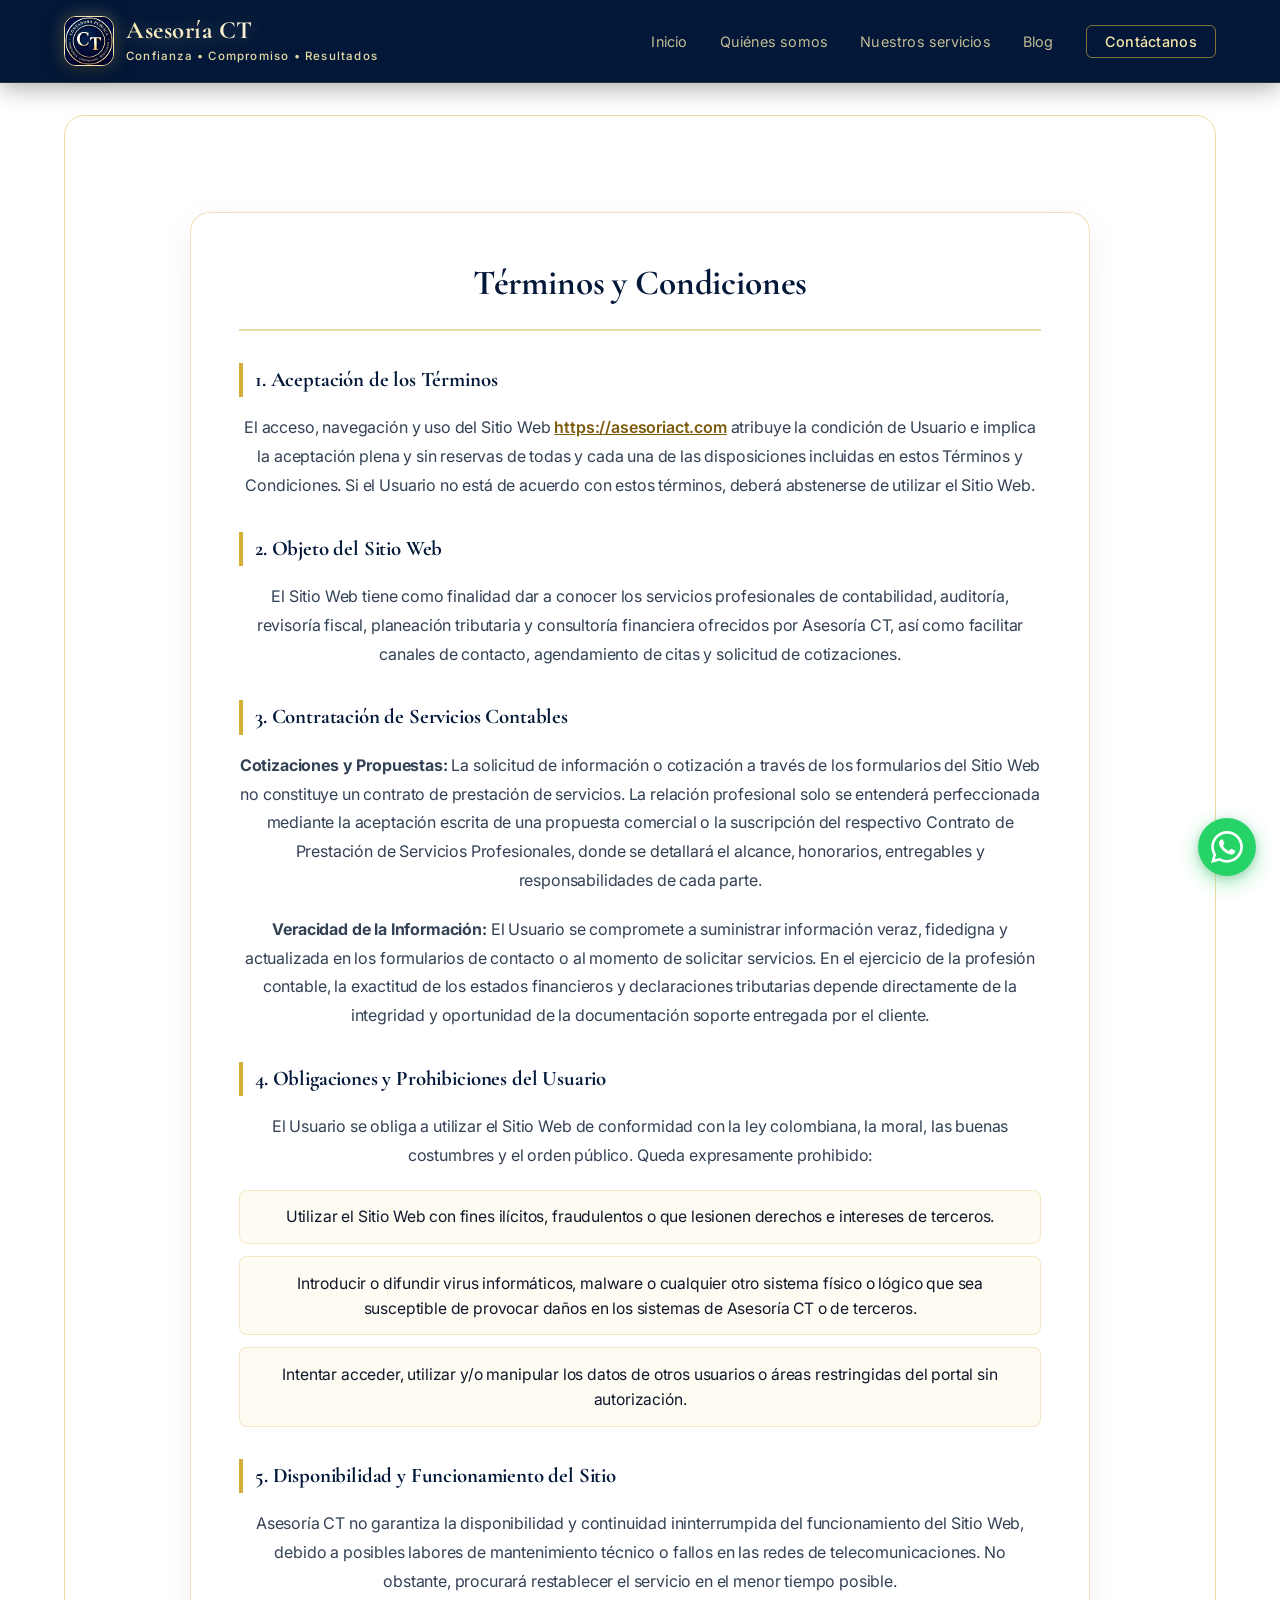
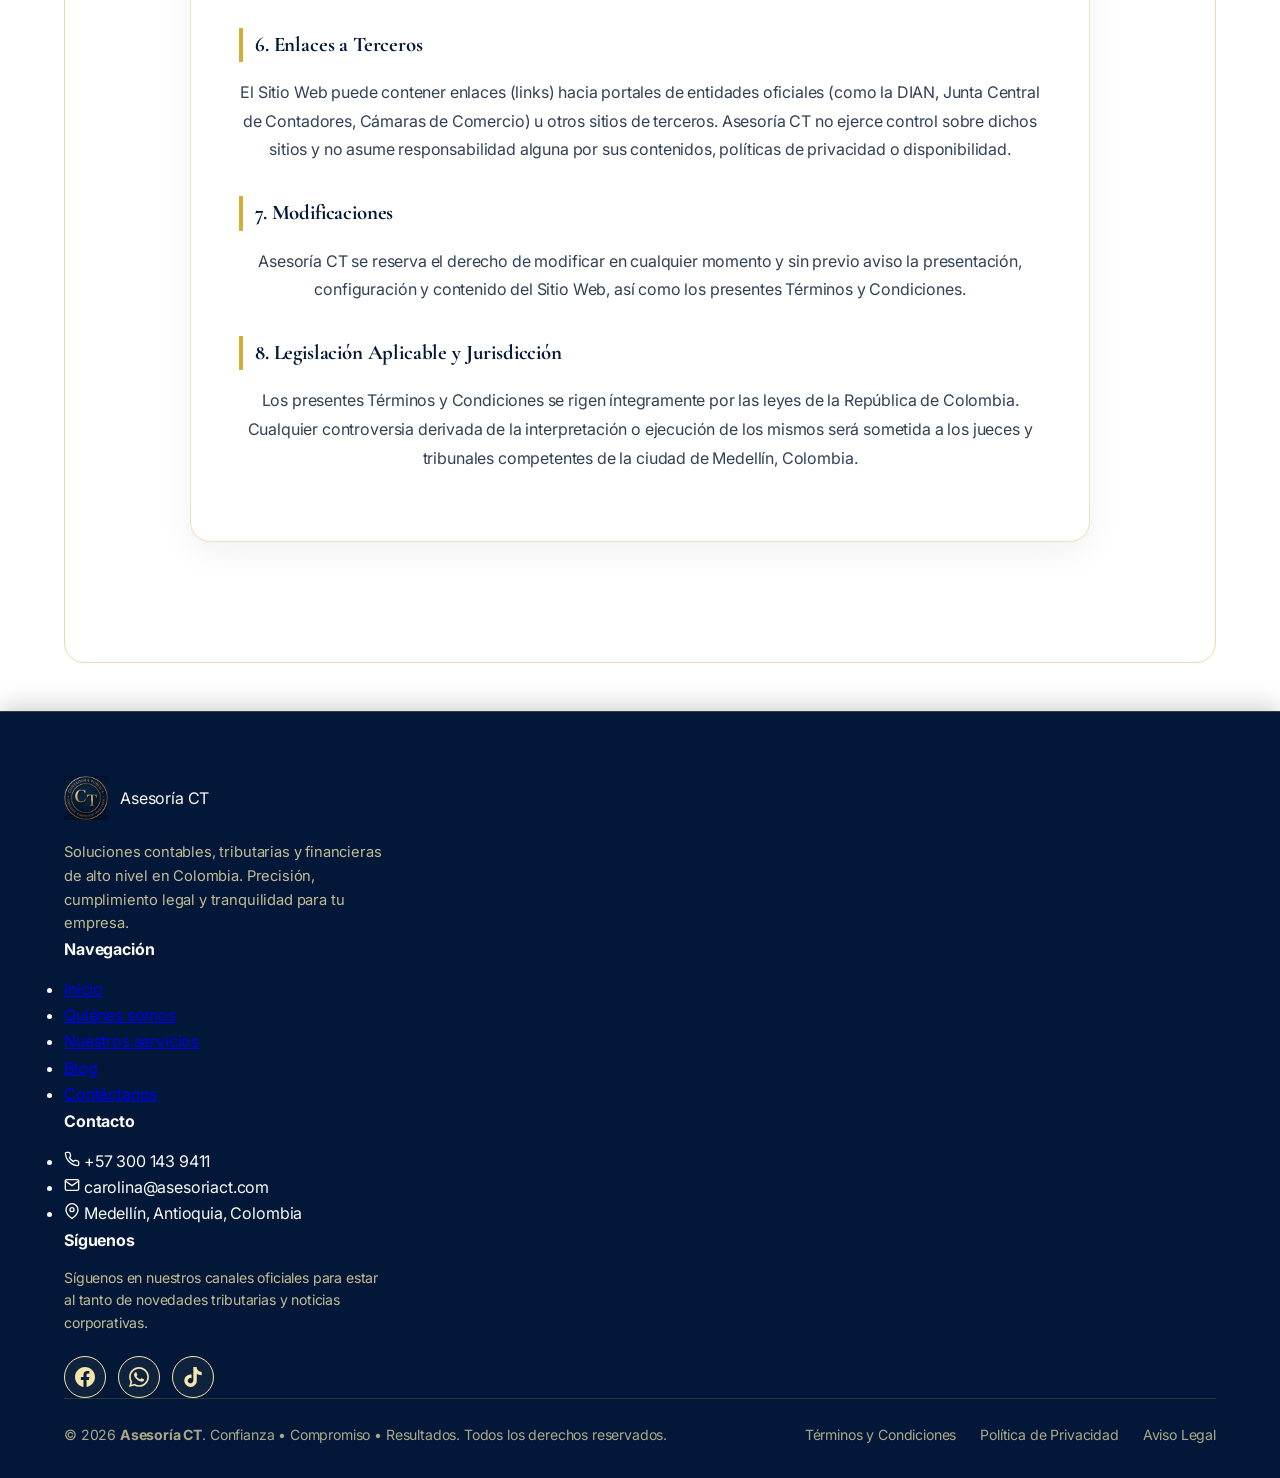
<file: terminos-y-condiciones.html>
<!DOCTYPE html>
<html lang="es-CO">
<head>
  <!-- Google Tag Manager -->
  <script async src="https://www.googletagmanager.com/gtm.js?id=GTM-5GG3HX36"></script>
  <script>
    window.dataLayer = window.dataLayer || [];
    function gtag(){dataLayer.push(arguments);}
    gtag('js', new Date());
  </script>
  <!-- End Google Tag Manager -->
  <meta charset="UTF-8">
  <meta name="viewport" content="width=device-width, initial-scale=1.0">
  <title>Términos y Condiciones del Servicio | Asesoría CT Colombia</title>
  <meta name="description" content="Términos y condiciones del servicio contable, tributario y uso del portal oficial de Asesoría CT en Medellín y todo el territorio de Colombia.">
  <link rel="canonical" href="https://asesoriact.com/terminos-y-condiciones.html">
  <link rel="icon" type="image/png" sizes="48x48" href="/favicon.png">
  <link rel="icon" type="image/png" sizes="192x192" href="/favicon.png">
  <link rel="apple-touch-icon" sizes="180x180" href="/favicon.png">
  <link rel="shortcut icon" href="/favicon.png">

  <!-- Google Fonts -->
  <link rel="preconnect" href="https://fonts.googleapis.com">
  <link rel="preconnect" href="https://fonts.gstatic.com" crossorigin>
  <link href="https://fonts.googleapis.com/css2?family=Cormorant+Garamond:wght@400;500;600;700&family=Inter:wght@300;400;500;600;700&display=swap" rel="stylesheet">

  <!-- Hoja de Estilos Compartida -->
  <link rel="stylesheet" href="css/style.css">
  <style>
    .legal-content-container {
      max-width: 900px;
      margin: 2.5rem auto 4rem auto;
      background: #FFFFFF;
      border: 1px solid rgba(212, 175, 55, 0.35);
      border-radius: var(--radius-lg);
      padding: 3rem;
      box-shadow: 0 10px 35px rgba(3, 24, 56, 0.06);
    }
    .legal-header {
      border-bottom: 2px solid var(--gold-border);
      padding-bottom: 1.5rem;
      margin-bottom: 2rem;
    }
    .legal-title {
      font-size: 2.2rem;
      color: var(--navy-main);
      font-weight: 800;
      line-height: 1.25;
    }
    .legal-section-title {
      font-size: 1.3rem;
      color: var(--navy-main);
      margin-top: 2rem;
      margin-bottom: 1rem;
      display: flex;
      align-items: center;
      gap: 10px;
      font-weight: 700;
      border-left: 4px solid var(--gold-base);
      padding-left: 12px;
    }
    .legal-text {
      color: var(--text-secondary);
      font-size: 1rem;
      line-height: 1.8;
      margin-bottom: 1.25rem;
    }
    .legal-list {
      list-style: none;
      padding: 0;
      margin: 1rem 0 1.5rem 0;
      display: grid;
      gap: 0.75rem;
    }
    .legal-list li {
      background: rgba(243, 229, 171, 0.15);
      border: 1px solid rgba(212, 175, 55, 0.25);
      padding: 0.85rem 1.25rem;
      border-radius: var(--radius-sm);
      color: var(--text-main);
      font-size: 0.98rem;
      line-height: 1.6;
    }
    .legal-list li strong {
      color: var(--navy-main);
    }
    @media (max-width: 768px) {
      .legal-content-container {
        padding: 1.75rem 1.25rem;
        margin: 1.5rem auto 3rem auto;
      }
      .legal-title {
        font-size: 1.75rem;
      }
    }
  </style>
</head>
<body>

  <!-- Encabezado (Header) -->
  <div class="header-wrapper">
    <div class="container">
      <header>
        <a href="index.html" class="brand" title="Asesoría CT">
          <div class="brand-icon">
            <img src="imagenes/LOGO_CT_DORADO_CLARO.png" alt="Logo Asesoría CT" width="50" height="50">
          </div>
          <div class="brand-name">
            <span class="main-title">Asesoría CT</span>
            <span class="sub-title">Confianza &bull; Compromiso &bull; Resultados</span>
          </div>
        </a>

        <div class="nav-container">
          <nav aria-label="Navegación principal">
            <ul class="main-nav">
              <li><a href="index.html" class="nav-link">Inicio</a></li>
              <li><a href="quienes-somos.html" class="nav-link">Quiénes somos</a></li>
              <li><a href="servicios.html" class="nav-link">Nuestros servicios</a></li>
              <li><a href="blog.html" class="nav-link">Blog</a></li>
              <li><a href="contacto.html" class="nav-link nav-link-cta">Contáctanos</a></li>
            </ul>
          </nav>
        </div>
      </header>
    </div>
  </div>

  <div class="container">
    <main>
      <div class="legal-content-container">
        <div class="legal-header">
          <h1 class="legal-title">Términos y Condiciones</h1>
        </div>

        <h2 class="legal-section-title">1. Aceptación de los Términos</h2>
        <p class="legal-text">
          El acceso, navegación y uso del Sitio Web <a href="https://asesoriact.com" target="_blank" rel="noopener noreferrer" style="color: var(--gold-deep); font-weight: 600;">https://asesoriact.com</a> atribuye la condición de Usuario e implica la aceptación plena y sin reservas de todas y cada una de las disposiciones incluidas en estos Términos y Condiciones. Si el Usuario no está de acuerdo con estos términos, deberá abstenerse de utilizar el Sitio Web.
        </p>

        <h2 class="legal-section-title">2. Objeto del Sitio Web</h2>
        <p class="legal-text">
          El Sitio Web tiene como finalidad dar a conocer los servicios profesionales de contabilidad, auditoría, revisoría fiscal, planeación tributaria y consultoría financiera ofrecidos por Asesoría CT, así como facilitar canales de contacto, agendamiento de citas y solicitud de cotizaciones.
        </p>

        <h2 class="legal-section-title">3. Contratación de Servicios Contables</h2>
        <p class="legal-text">
          <strong>Cotizaciones y Propuestas:</strong> La solicitud de información o cotización a través de los formularios del Sitio Web no constituye un contrato de prestación de servicios. La relación profesional solo se entenderá perfeccionada mediante la aceptación escrita de una propuesta comercial o la suscripción del respectivo Contrato de Prestación de Servicios Profesionales, donde se detallará el alcance, honorarios, entregables y responsabilidades de cada parte.
        </p>
        <p class="legal-text">
          <strong>Veracidad de la Información:</strong> El Usuario se compromete a suministrar información veraz, fidedigna y actualizada en los formularios de contacto o al momento de solicitar servicios. En el ejercicio de la profesión contable, la exactitud de los estados financieros y declaraciones tributarias depende directamente de la integridad y oportunidad de la documentación soporte entregada por el cliente.
        </p>

        <h2 class="legal-section-title">4. Obligaciones y Prohibiciones del Usuario</h2>
        <p class="legal-text">
          El Usuario se obliga a utilizar el Sitio Web de conformidad con la ley colombiana, la moral, las buenas costumbres y el orden público. Queda expresamente prohibido:
        </p>
        <ul class="legal-list">
          <li>Utilizar el Sitio Web con fines ilícitos, fraudulentos o que lesionen derechos e intereses de terceros.</li>
          <li>Introducir o difundir virus informáticos, malware o cualquier otro sistema físico o lógico que sea susceptible de provocar daños en los sistemas de Asesoría CT o de terceros.</li>
          <li>Intentar acceder, utilizar y/o manipular los datos de otros usuarios o áreas restringidas del portal sin autorización.</li>
        </ul>

        <h2 class="legal-section-title">5. Disponibilidad y Funcionamiento del Sitio</h2>
        <p class="legal-text">
          Asesoría CT no garantiza la disponibilidad y continuidad ininterrumpida del funcionamiento del Sitio Web, debido a posibles labores de mantenimiento técnico o fallos en las redes de telecomunicaciones. No obstante, procurará restablecer el servicio en el menor tiempo posible.
        </p>

        <h2 class="legal-section-title">6. Enlaces a Terceros</h2>
        <p class="legal-text">
          El Sitio Web puede contener enlaces (links) hacia portales de entidades oficiales (como la DIAN, Junta Central de Contadores, Cámaras de Comercio) u otros sitios de terceros. Asesoría CT no ejerce control sobre dichos sitios y no asume responsabilidad alguna por sus contenidos, políticas de privacidad o disponibilidad.
        </p>

        <h2 class="legal-section-title">7. Modificaciones</h2>
        <p class="legal-text">
          Asesoría CT se reserva el derecho de modificar en cualquier momento y sin previo aviso la presentación, configuración y contenido del Sitio Web, así como los presentes Términos y Condiciones.
        </p>

        <h2 class="legal-section-title">8. Legislación Aplicable y Jurisdicción</h2>
        <p class="legal-text">
          Los presentes Términos y Condiciones se rigen íntegramente por las leyes de la República de Colombia. Cualquier controversia derivada de la interpretación o ejecución de los mismos será sometida a los jueces y tribunales competentes de la ciudad de Medellín, Colombia.
        </p>
      </div>
    </main>
  </div>

  <!-- Pie de Página (Footer) -->
  <footer class="footer-wrapper">
    <div class="container">
      <div class="footer-grid">
        <div class="footer-col">
          <div class="footer-brand">
            <img src="imagenes/LOGO CT.jpeg" alt="Logo Asesoría CT en pie de página" width="44" height="44" loading="lazy">
            <span class="footer-brand-name">Asesoría CT</span>
          </div>
          <p class="footer-desc">
            Soluciones contables, tributarias y financieras de alto nivel en Colombia. Precisión, cumplimiento legal y tranquilidad para tu empresa.
          </p>
        </div>

        <div class="footer-col">
          <h4 class="footer-heading">Navegación</h4>
          <ul class="footer-links">
            <li><a href="index.html">Inicio</a></li>
            <li><a href="quienes-somos.html">Quiénes somos</a></li>
            <li><a href="servicios.html">Nuestros servicios</a></li>
            <li><a href="blog.html">Blog</a></li>
            <li><a href="contacto.html">Contáctanos</a></li>
          </ul>
        </div>

        <div class="footer-col">
          <h4 class="footer-heading">Contacto</h4>
          <ul class="footer-links footer-contact-info">
            <li>
              <svg width="16" height="16" viewBox="0 0 24 24" fill="none" stroke="currentColor" stroke-width="2" stroke-linecap="round" stroke-linejoin="round">
                <path d="M22 16.92v3a2 2 0 0 1-2.18 2 19.79 19.79 0 0 1-8.63-3.07 19.5 19.5 0 0 1-6-6 19.79 19.79 0 0 1-3.07-8.67A2 2 0 0 1 4.11 2h3a2 2 0 0 1 2 1.72 12.84 12.84 0 0 0 .7 2.81 2 2 0 0 1-.45 2.11L8.09 9.91a16 16 0 0 0 6 6l1.27-1.27a2 2 0 0 1 2.11-.45 12.84 12.84 0 0 0 2.81.7A2 2 0 0 1 22 16.92z"></path>
              </svg>
              <span>+57 300 143 9411</span>
            </li>
            <li>
              <svg width="16" height="16" viewBox="0 0 24 24" fill="none" stroke="currentColor" stroke-width="2" stroke-linecap="round" stroke-linejoin="round">
                <path d="M4 4h16c1.1 0 2 .9 2 2v12c0 1.1-.9 2-2 2H4c-1.1 0-2-.9-2-2V6c0-1.1.9-2 2-2z"></path>
                <polyline points="22,6 12,13 2,6"></polyline>
              </svg>
              <span>carolina@asesoriact.com</span>
            </li>
            <li>
              <svg width="16" height="16" viewBox="0 0 24 24" fill="none" stroke="currentColor" stroke-width="2" stroke-linecap="round" stroke-linejoin="round">
                <path d="M21 10c0 7-9 13-9 13s-9-6-9-13a9 9 0 0 1 18 0z"></path>
                <circle cx="12" cy="10" r="3"></circle>
              </svg>
              <span>Medellín, Antioquia, Colombia</span>
            </li>
          </ul>
        </div>

        <div class="footer-col">
          <h4 class="footer-heading">Síguenos</h4>
          <p class="footer-desc" style="font-size: 0.88rem;">
            Síguenos en nuestros canales oficiales para estar al tanto de novedades tributarias y noticias corporativas.
          </p>
          <div class="social-links">
            <a href="https://www.facebook.com/share/19hcn5nRDJ/" target="_blank" rel="noopener noreferrer" class="social-btn" title="Facebook Asesoría CT" aria-label="Facebook">
              <svg viewBox="0 0 24 24">
                <path d="M24 12.073c0-6.627-5.373-12-12-12s-12 5.373-12 12c0 5.99 4.388 10.954 10.125 11.854v-8.385H7.078v-3.47h3.047V9.43c0-3.007 1.792-4.669 4.533-4.669 1.312 0 2.686.235 2.686.235v2.953H15.83c-1.491 0-1.956.925-1.956 1.874v2.25h3.328l-.532 3.47h-2.796v8.385C19.612 23.027 24 18.062 24 12.073z"/>
              </svg>
            </a>
            <a href="https://wa.me/573001439411?text=Hola%2C%20quisiera%20contactar%20a%20Asesor%C3%ADa%20CT." target="_blank" rel="noopener noreferrer" class="social-btn" title="WhatsApp Asesoría CT" aria-label="WhatsApp">
              <svg viewBox="0 0 24 24">
                <path d="M.057 24l1.687-6.163c-1.041-1.804-1.588-3.849-1.587-5.946.003-6.556 5.338-11.891 11.893-11.891 3.181.001 6.167 1.24 8.413 3.488 2.245 2.248 3.481 5.236 3.48 8.414-.003 6.557-5.338 11.892-11.893 11.892-1.99-.001-3.951-.5-5.688-1.448l-6.305 1.654zm6.597-3.807c1.676.995 3.276 1.591 5.392 1.592 5.448 0 9.886-4.434 9.889-9.885.002-5.462-4.415-9.89-9.881-9.892-5.452 0-9.887 4.434-9.889 9.884-.001 2.225.651 3.891 1.746 5.634l-.999 3.648 3.742-.981zm11.387-5.464c-.074-.124-.272-.198-.57-.347-.297-.149-1.758-.868-2.031-.967-.272-.099-.47-.149-.669.149-.198.297-.768.967-.941 1.165-.173.198-.347.223-.644.074-.297-.149-1.255-.462-2.39-1.475-.883-.788-1.48-1.761-1.653-2.059-.173-.297-.018-.458.13-.606.134-.133.297-.347.446-.521.151-.172.2-.296.3-.495.099-.198.05-.372-.025-.521-.075-.148-.669-1.611-.916-2.206-.242-.579-.487-.501-.669-.51l-.57-.01c-.198 0-.52.074-.792.372s-1.04 1.016-1.04 2.479 1.065 2.876 1.213 3.074c.149.198 2.095 3.2 5.076 4.487.709.306 1.263.489 1.694.626.712.226 1.36.194 1.872.118.571-.085 1.758-.719 2.006-1.413.248-.695.248-1.29.173-1.414z"/>
              </svg>
            </a>
            <a href="https://www.tiktok.com/@asesoriact?_r=1&_t=ZS-9BUUQ9pC63I" target="_blank" rel="noopener noreferrer" class="social-btn" title="TikTok Asesoría CT" aria-label="TikTok">
              <svg viewBox="0 0 24 24">
                <path d="M12.525.02c1.31-.02 2.61-.01 3.91-.02.08 1.53.63 3.09 1.75 4.17 1.12 1.11 2.7 1.62 4.24 1.79v4.03c-1.44-.05-2.89-.35-4.2-.97-.57-.26-1.1-.59-1.62-1.01-.01 2.92.01 5.84-.02 8.75-.08 1.4-.54 2.79-1.35 3.94-1.31 1.92-3.58 3.17-5.91 3.21-1.43.08-2.86-.31-4.08-1.03-2.02-1.19-3.44-3.37-3.65-5.71-.02-.5-.03-1-.01-1.49.18-1.9 1.12-3.72 2.58-4.96 1.66-1.44 3.98-2.13 6.15-1.72.02 1.48-.04 2.96-.04 4.44-.99-.32-2.15-.23-3.02.37-.63.41-1.11 1.04-1.36 1.75-.21.51-.24 1.07-.14 1.61.24 1.16 1.18 2.09 2.35 2.33.71.16 1.46.12 2.14-.14.77-.28 1.41-.89 1.74-1.64.31-.7.42-1.47.41-2.23.03-5.26.01-10.52.02-15.78z"/>
              </svg>
            </a>
          </div>
        </div>
      </div>

      <div class="footer-bottom">
        <div>
          <span>&copy; <span id="currentYear"></span> <strong>Asesoría CT</strong>. Confianza &bull; Compromiso &bull; Resultados. Todos los derechos reservados.</span>
        </div>
        <ul class="footer-legal-links">
          <li><a href="terminos-y-condiciones.html">Términos y Condiciones</a></li>
          <li><a href="politica-de-privacidad.html">Política de Privacidad</a></li>
          <li><a href="aviso-legal.html">Aviso Legal</a></li>
        </ul>
      </div>
    </div>
  </footer>

  <!-- Botón Flotante de WhatsApp -->
  <a href="https://wa.me/573001439411?text=Hola%2C%20quisiera%20recibir%20asesor%C3%ADa%20contable%20y%20tributaria." target="_blank" rel="noopener noreferrer" class="whatsapp-float" title="Contactar por WhatsApp" aria-label="WhatsApp Asesoría CT">
    <svg viewBox="0 0 24 24">
      <path d="M.057 24l1.687-6.163c-1.041-1.804-1.588-3.849-1.587-5.946.003-6.556 5.338-11.891 11.893-11.891 3.181.001 6.167 1.24 8.413 3.488 2.245 2.248 3.481 5.236 3.48 8.414-.003 6.557-5.338 11.892-11.893 11.892-1.99-.001-3.951-.5-5.688-1.448l-6.305 1.654zm6.597-3.807c1.676.995 3.276 1.591 5.392 1.592 5.448 0 9.886-4.434 9.889-9.885.002-5.462-4.415-9.89-9.881-9.892-5.452 0-9.887 4.434-9.889 9.884-.001 2.225.651 3.891 1.746 5.634l-.999 3.648 3.742-.981zm11.387-5.464c-.074-.124-.272-.198-.57-.347-.297-.149-1.758-.868-2.031-.967-.272-.099-.47-.149-.669.149-.198.297-.768.967-.941 1.165-.173.198-.347.223-.644.074-.297-.149-1.255-.462-2.39-1.475-.883-.788-1.48-1.761-1.653-2.059-.173-.297-.018-.458.13-.606.134-.133.297-.347.446-.521.151-.172.2-.296.3-.495.099-.198.05-.372-.025-.521-.075-.148-.669-1.611-.916-2.206-.242-.579-.487-.501-.669-.51l-.57-.01c-.198 0-.52.074-.792.372s-1.04 1.016-1.04 2.479 1.065 2.876 1.213 3.074c.149.198 2.095 3.2 5.076 4.487.709.306 1.263.489 1.694.626.712.226 1.36.194 1.872.118.571-.085 1.758-.719 2.006-1.413.248-.695.248-1.29.173-1.414z"/>
    </svg>
  </a>

  <script>
    document.getElementById('currentYear').textContent = new Date().getFullYear();
  </script>
</body>
</html>
</file>
<file: css/style.css>
/* ========================================================
   Asesoría CT - Estructura Web Corporativa
   NOTA: Sin colores de fondo aplicados aún según requerimiento
   ======================================================== */

:root {
  /* Fondo Encabezado Corporativo */
  --navy-main: #031838;
  --navy-dark: #021B3D;

  /* Tonos en Oro Metálico */
  --gold-deep: #7C5A0B;
  --gold-dark: #AA7C11;
  --gold-base: #D4AF37;
  --gold-light: #F3E5AB;
  --gold-soft: #e8d7a5;
  --gold-gradient: linear-gradient(135deg, #D4AF37 0%, #F3E5AB 35%, #FFF6D6 60%, #F3E5AB 85%, #D4AF37 100%);
  --gold-border: rgba(212, 175, 55, 0.45);
  --gold-border-hover: rgba(170, 124, 17, 0.85);

  /* Paleta Corporativa Asesoría CT (Colores Clave) */
  --color-forest: #1B6B5A;
  --color-forest-hover: #145244;
  --color-navy-deep: #13293D;
  --color-terracotta: #D97736;
  --color-terracotta-hover: #BF6225;
  --color-card-bg: #FAF9F6;

  /* Tipografía de Alto Contraste */
  --text-main: #0F172A;
  --text-secondary: #334155;
  --text-muted: #64748B;

  --radius-lg: 20px;
  --radius-md: 14px;
  --radius-sm: 8px;
}

* {
  margin: 0;
  padding: 0;
  box-sizing: border-box;
}

/* ========================================================
   Cuerpo / Body: Sin color de fondo aplicado
   ======================================================== */
body {
  font-family: 'Plus Jakarta Sans', 'Inter', -apple-system, sans-serif;
  color: var(--text-main);
  min-height: 100vh;
  display: flex;
  flex-direction: column;
  line-height: 1.65;
  position: relative;
  overflow-x: hidden;
  letter-spacing: -0.01em;
  /* Sin background-color ni background-image */
}

/* Tipografía display para títulos principales */
h1, h2, h3,
.hero-title,
.brand-name .main-title {
  font-family: 'Cormorant Garamond', Georgia, serif;
}

.container {
  width: 100%;
  max-width: 1200px;
  margin: 0 auto;
  padding: 0 1.5rem;
  display: flex;
  flex-direction: column;
  flex: 1;
}

/* ========================================================
   Encabezado (Header): Fondo #031838, Oro Metálico, Insignia
   ======================================================== */
.header-wrapper {
  width: 100%;
  background-color: var(--navy-main);
  border-bottom: 1px solid rgba(212, 175, 55, 0.18);
  box-shadow: 0 4px 24px rgba(0, 0, 0, 0.35);
  position: sticky;
  top: 0;
  z-index: 50;
}

header {
  display: flex;
  justify-content: space-between;
  align-items: center;
  padding: 1rem 0;
  gap: 1.5rem;
  width: 100%;
  max-width: 1200px;
  margin: 0 auto;
}

.brand {
  display: flex;
  align-items: center;
  gap: 12px;
  text-decoration: none;
  color: #FFFFFF;
}

/* Logo del encabezado con su fondo original y el dorado claro resaltado */
.brand-icon {
  width: 50px;
  height: 50px;
  border-radius: 12px;
  overflow: hidden;
  background: #02122c;
  border: 1.5px solid var(--gold-light);
  display: flex;
  align-items: center;
  justify-content: center;
  box-shadow: 0 4px 18px rgba(0, 0, 0, 0.5), 0 0 16px rgba(243, 229, 171, 0.35);
  transition: transform 0.35s ease, border-color 0.35s ease, box-shadow 0.35s ease;
  flex-shrink: 0;
}

.brand:hover .brand-icon {
  transform: scale(1.06);
  border-color: #FFF6D6;
  box-shadow: 0 6px 24px rgba(0, 0, 0, 0.6), 0 0 24px rgba(243, 229, 171, 0.6);
}

.brand-icon img {
  width: 100%;
  height: 100%;
  object-fit: cover;
  display: block;
  /* Resalta las letras y círculos en un dorado más claro y luminoso manteniendo el fondo */
  filter: brightness(1.22) contrast(1.18) saturate(1.1) drop-shadow(0 0 1px rgba(243, 229, 171, 0.35));
  transition: filter 0.35s ease, transform 0.35s ease;
}

.brand:hover .brand-icon img {
  filter: brightness(1.3) contrast(1.22) saturate(1.15) drop-shadow(0 0 2px rgba(255, 246, 214, 0.55));
  transform: scale(1.03);
}

.brand-name {
  display: flex;
  flex-direction: column;
  gap: 2px;
}

/* Título principal 'Asesoría CT' en dorado claro brillante */
.brand-name .main-title {
  font-family: 'Cormorant Garamond', Georgia, serif;
  font-size: 1.55rem;
  font-weight: 700;
  letter-spacing: 0.5px;
  background: linear-gradient(135deg, #F3E5AB 0%, #FFFFFF 45%, #F3E5AB 80%, #D4AF37 100%);
  background-size: 220% auto;
  -webkit-background-clip: text;
  -webkit-text-fill-color: transparent;
  line-height: 1.15;
  filter: drop-shadow(0 2px 8px rgba(243, 229, 171, 0.3));
  animation: goldMetallicShine 7s linear infinite;
}

/* Subtítulo 'Confianza • Compromiso • Resultados' en dorado claro suave */
.brand-name .sub-title {
  font-family: 'Inter', sans-serif;
  font-size: 0.72rem;
  letter-spacing: 1.2px;
  color: var(--gold-light);
  font-weight: 500;
  margin-top: 0;
  opacity: 0.95;
}

@keyframes goldMetallicShine {
  0% { background-position: 0% 50%; }
  50% { background-position: 100% 50%; }
  100% { background-position: 0% 50%; }
}

.nav-container {
  display: flex;
  align-items: center;
  gap: 1.6rem;
}

.main-nav {
  display: flex;
  align-items: center;
  gap: 2rem;
  list-style: none;
}

/* Menú de navegación: más limpio, sin text-shadow agresivo */
.nav-link {
  color: rgba(243, 229, 171, 0.8);
  text-decoration: none;
  font-size: 0.9rem;
  font-weight: 400;
  letter-spacing: 0.2px;
  transition: color 0.25s ease;
  white-space: nowrap;
  position: relative;
  padding: 4px 0;
}

.nav-link:hover,
.nav-link.active {
  color: var(--gold-light);
}

.nav-link::after {
  content: '';
  position: absolute;
  bottom: -1px;
  left: 0;
  width: 0%;
  height: 1px;
  background: var(--gold-base);
  transition: width 0.3s ease;
}

.nav-link:hover::after,
.nav-link.active::after {
  width: 100%;
}

.nav-link-cta {
  padding: 7px 18px;
  border: 1px solid rgba(212, 175, 55, 0.6);
  border-radius: 6px;
  background: transparent;
  color: var(--gold-light) !important;
  font-weight: 500;
  letter-spacing: 0.3px;
  transition: all 0.25s ease;
}

.nav-link-cta:hover,
.nav-link-cta.active {
  background: rgba(212, 175, 55, 0.12);
  color: var(--gold-light) !important;
  text-shadow: none !important;
  border-color: var(--gold-base);
  box-shadow: none;
  transform: none;
}

.nav-link-cta::after {
  display: none;
}

/* Insignia de estado */
.badge-status {
  display: inline-flex;
  align-items: center;
  gap: 7px;
  padding: 5px 13px;
  background: transparent;
  border: 1px solid rgba(212, 175, 55, 0.3);
  border-radius: 4px;
  font-size: 0.75rem;
  font-weight: 400;
  color: rgba(243, 229, 171, 0.65);
  white-space: nowrap;
  letter-spacing: 0.3px;
}

.status-dot {
  width: 7px;
  height: 7px;
  border-radius: 50%;
  background: var(--gold-base);
  opacity: 0.75;
  flex-shrink: 0;
}

.status-dot::after {
  display: none;
}

/* ========================================================
   Sección Principal (Main): Sin color de fondo
   ======================================================== */
main {
  padding: 3.5rem 1.5rem;
  text-align: center;
  display: flex;
  flex-direction: column;
  align-items: center;
  border: 1px solid var(--gold-border);
  border-radius: var(--radius-lg);
  margin: 2rem 0 3rem 0;
  position: relative;
  /* Sin background-color */
}

/* Logotipo Central Animado */
.corporate-logo-container {
  display: flex;
  justify-content: center;
  align-items: center;
  width: 100%;
  margin: 0 auto 2rem auto;
  position: relative;
  z-index: 2;
}

.corporate-logo-card {
  position: relative;
  display: inline-flex;
  justify-content: center;
  align-items: center;
  opacity: 0;
  transform: scale(0.9);
  animation: logoFadeInScale 1.3s cubic-bezier(0.16, 1, 0.3, 1) 0.15s forwards;
}

@keyframes logoFadeInScale {
  0% {
    opacity: 0;
    transform: scale(0.9);
  }
  100% {
    opacity: 1;
    transform: scale(1);
  }
}

.corporate-logo-frame {
  position: relative;
  z-index: 1;
  width: clamp(170px, 22vw, 240px);
  height: clamp(170px, 22vw, 240px);
  aspect-ratio: 1 / 1;
  border-radius: 28px;
  overflow: hidden;
  border: 2px solid var(--gold-base);
  box-shadow: 0 12px 30px rgba(0, 0, 0, 0.15);
  transition: transform 0.45s cubic-bezier(0.2, 0.8, 0.2, 1),
              box-shadow 0.45s cubic-bezier(0.2, 0.8, 0.2, 1),
              border-color 0.45s ease;
  cursor: pointer;
}

.corporate-logo-frame:hover {
  transform: translateY(-8px);
  border-color: var(--gold-dark);
  box-shadow: 0 20px 45px rgba(0, 0, 0, 0.25), 0 0 25px rgba(212, 175, 55, 0.4);
}

.corporate-logo-img {
  width: 100%;
  height: 100%;
  object-fit: cover;
  display: block;
  user-select: none;
  -webkit-user-drag: none;
  pointer-events: none;
  transition: transform 0.45s ease;
}

.corporate-logo-frame:hover .corporate-logo-img {
  transform: scale(1.03);
}

.shimmer-effect {
  position: absolute;
  top: -60%;
  left: -120%;
  width: 200%;
  height: 220%;
  background: linear-gradient(
    115deg,
    transparent 0%,
    transparent 32%,
    rgba(255, 255, 255, 0) 38%,
    rgba(255, 235, 170, 0.35) 45%,
    rgba(255, 255, 255, 0.85) 50%,
    rgba(212, 175, 55, 0.5) 54%,
    transparent 65%,
    transparent 100%
  );
  transform: rotate(25deg);
  pointer-events: none;
  mix-blend-mode: screen;
  z-index: 2;
  animation: metallicShimmer 4s ease-in-out infinite;
}

@keyframes metallicShimmer {
  0% { transform: translateX(-140%) rotate(25deg); opacity: 0; }
  8% { opacity: 1; }
  35% { transform: translateX(140%) rotate(25deg); opacity: 1; }
  45%, 100% { transform: translateX(140%) rotate(25deg); opacity: 0; }
}

/* Pastilla de Identificación Superior */
.pill-hero {
  display: inline-flex;
  align-items: center;
  gap: 8px;
  padding: 6px 18px;
  border: 1px solid rgba(27, 107, 90, 0.25);
  background: rgba(27, 107, 90, 0.06);
  border-radius: 100px;
  color: var(--color-forest);
  font-size: 0.8rem;
  font-weight: 700;
  margin-bottom: 1.5rem;
  text-transform: uppercase;
  letter-spacing: 1.2px;
}

.pill-hero svg {
  stroke: var(--color-forest);
}

/* Título de Página */
.hero-title {
  font-size: clamp(2.2rem, 5vw, 3.8rem);
  font-weight: 800;
  line-height: 1.18;
  letter-spacing: -1px;
  max-width: 900px;
  margin-bottom: 1.5rem;
  color: var(--text-main);
}

.hero-title .gradient-text {
  background: var(--gold-gradient);
  -webkit-background-clip: text;
  -webkit-text-fill-color: transparent;
  display: inline-block;
}

/* Texto descriptivo */
.hero-desc {
  font-size: clamp(1.05rem, 1.8vw, 1.25rem);
  color: var(--text-secondary);
  max-width: 760px;
  margin-bottom: 3rem;
  font-weight: 400;
  line-height: 1.75;
}

/* Tarjeta / Anuncio 'En Construcción' Destacada */
.construction-banner {
  width: 100%;
  max-width: 760px;
  border: 2px dashed var(--gold-dark);
  border-radius: var(--radius-lg);
  padding: 2.25rem 2rem;
  margin-bottom: 3rem;
  text-align: center;
}

.construction-banner h2 {
  font-size: 1.5rem;
  color: var(--gold-deep);
  margin-bottom: 0.75rem;
  font-weight: 800;
  display: flex;
  align-items: center;
  justify-content: center;
  gap: 10px;
}

.construction-banner p {
  color: var(--text-secondary);
  font-size: 1rem;
  line-height: 1.6;
}

/* Sección de Calendario (Booking Cal.com) */
.booking-section {
  width: 100%;
  max-width: 1160px;
  background-color: var(--color-card-bg);
  border: 1px solid rgba(212, 175, 55, 0.25);
  border-radius: var(--radius-lg);
  padding: 3rem 2.5rem;
  margin-bottom: 4rem;
  box-shadow: 0 10px 30px rgba(15, 23, 42, 0.05);
  text-align: center;
  position: relative;
  overflow: hidden;
}

.booking-section::before {
  content: '';
  position: absolute;
  top: 0;
  left: 0;
  right: 0;
  height: 4px;
  background: linear-gradient(90deg, var(--color-terracotta), var(--gold-base), var(--color-forest));
}

.booking-header {
  margin-bottom: 2rem;
}

.booking-title {
  font-family: 'Cormorant Garamond', Georgia, serif;
  font-size: 2.1rem;
  color: var(--color-navy-deep);
  font-weight: 700;
  margin-bottom: 0.65rem;
  display: inline-flex;
  align-items: center;
  justify-content: center;
  gap: 12px;
}

.booking-title svg {
  color: var(--color-terracotta);
}

.booking-desc {
  color: var(--text-secondary);
  font-size: 1.05rem;
  max-width: 680px;
  margin: 0 auto;
}

.booking-calendar-wrapper {
  width: 100%;
  min-height: 780px;
  height: 840px;
  border-radius: var(--radius-md);
  overflow: hidden;
  background: #ffffff;
  border: 1px solid rgba(212, 175, 55, 0.2);
  box-shadow: 0 4px 16px rgba(0, 0, 0, 0.03);
}

.booking-calendar-wrapper iframe {
  width: 100%;
  height: 100%;
  border: none;
  display: block;
}

@media (max-width: 768px) {
  .booking-section {
    padding: 1.5rem 0.85rem;
    margin-bottom: 2.5rem;
  }
  .booking-title {
    font-size: 1.35rem;
  }
  .booking-desc {
    font-size: 0.92rem;
  }
  .booking-calendar-wrapper {
    min-height: 650px;
    height: 700px;
  }
}

/* Countdown */
.countdown-container {
  border: 1.5px solid var(--gold-border);
  border-radius: var(--radius-lg);
  padding: 1.75rem 2.5rem;
  display: flex;
  gap: 2.2rem;
  justify-content: center;
  align-items: center;
  margin-bottom: 3rem;
  width: 100%;
  max-width: 650px;
}

.countdown-item {
  display: flex;
  flex-direction: column;
  align-items: center;
  min-width: 75px;
}

.countdown-val {
  font-family: 'Space Grotesk', sans-serif;
  font-size: clamp(2.2rem, 3.8vw, 3.2rem);
  font-weight: 700;
  background: var(--gold-gradient);
  -webkit-background-clip: text;
  -webkit-text-fill-color: transparent;
  line-height: 1;
  margin-bottom: 0.35rem;
}

.countdown-lbl {
  font-size: 0.76rem;
  color: var(--gold-dark);
  text-transform: uppercase;
  letter-spacing: 1.8px;
  font-weight: 700;
}

.countdown-divider {
  font-size: 2rem;
  color: var(--gold-base);
  font-weight: 300;
  margin-top: -10px;
  user-select: none;
}

/* Tarjetas de Contenido Estructuradas */
.content-grid {
  display: grid;
  grid-template-columns: repeat(auto-fit, minmax(260px, 1fr));
  gap: 1.6rem;
  width: 100%;
  margin-bottom: 3rem;
  text-align: left;
}

.card-item {
  background-color: var(--color-card-bg);
  border: 1px solid rgba(212, 175, 55, 0.22);
  border-radius: var(--radius-md);
  padding: 2.2rem 1.75rem;
  transition: transform 0.25s ease, box-shadow 0.25s ease, border-color 0.25s ease;
  position: relative;
  overflow: hidden;
  box-shadow: 0 4px 16px rgba(15, 23, 42, 0.03);
}

.card-item::before {
  content: '';
  position: absolute;
  top: 0;
  left: 0;
  width: 100%;
  height: 3px;
  background: linear-gradient(90deg, var(--color-forest), var(--gold-base));
  opacity: 0.85;
  transition: height 0.25s ease;
}

.card-item:hover {
  border-color: rgba(27, 107, 90, 0.35);
  transform: translateY(-4px);
  box-shadow: 0 12px 28px rgba(19, 41, 61, 0.08);
}

.card-item:hover::before {
  height: 4px;
}

.card-icon {
  width: 48px;
  height: 48px;
  border-radius: 12px;
  background: rgba(27, 107, 90, 0.08);
  border: 1px solid rgba(27, 107, 90, 0.2);
  display: flex;
  align-items: center;
  justify-content: center;
  margin-bottom: 1.25rem;
  color: var(--color-forest);
  transition: transform 0.25s ease, background-color 0.25s ease;
}

.card-item:hover .card-icon {
  transform: scale(1.06);
  background: rgba(27, 107, 90, 0.14);
}

.card-item h3 {
  font-family: 'Cormorant Garamond', Georgia, serif;
  font-size: 1.35rem;
  font-weight: 700;
  color: var(--color-navy-deep);
  margin-bottom: 0.65rem;
  line-height: 1.3;
}

.card-item p {
  font-size: 0.94rem;
  color: var(--text-secondary);
  line-height: 1.62;
}

/* Formulario de Notificación / Acción */
.action-panel {
  width: 100%;
  max-width: 680px;
  background-color: var(--color-card-bg);
  border: 1px solid rgba(212, 175, 55, 0.25);
  border-radius: var(--radius-lg);
  padding: 2.5rem 2.25rem;
  margin-bottom: 2rem;
  text-align: center;
  box-shadow: 0 6px 20px rgba(15, 23, 42, 0.04);
  position: relative;
  overflow: hidden;
}

.action-panel::before {
  content: '';
  position: absolute;
  top: 0;
  left: 0;
  right: 0;
  height: 3px;
  background: linear-gradient(90deg, var(--color-forest), var(--gold-base), var(--color-terracotta));
}

.action-panel h2 {
  font-family: 'Cormorant Garamond', Georgia, serif;
  font-size: 1.65rem;
  font-weight: 700;
  color: var(--color-navy-deep);
  margin-bottom: 0.5rem;
}

.action-panel p {
  font-size: 0.98rem;
  color: var(--text-secondary);
  margin-bottom: 1.75rem;
}

.subscribe-form {
  display: flex;
  flex-direction: column;
  gap: 12px;
  width: 100%;
  max-width: 540px;
  margin: 0 auto 1.5rem auto;
}

.subscribe-form .form-row {
  display: flex;
  gap: 12px;
  width: 100%;
}

.subscribe-form .form-row > * {
  flex: 1;
  min-width: 0;
}

.subscribe-form .form-row-submit .email-input-field {
  flex: 1 1 auto;
}

.subscribe-form .form-row-submit .subscribe-btn {
  flex: 0 0 auto;
}

.subscribe-input {
  flex: 1;
  padding: 0.85rem 1.25rem;
  border: 1px solid rgba(212, 175, 55, 0.35);
  border-radius: var(--radius-sm);
  color: var(--text-main);
  font-family: inherit;
  font-size: 0.95rem;
  outline: none;
  transition: all 0.25s ease;
  background: #FFFFFF;
}

.subscribe-input:focus {
  border-color: var(--color-forest);
  box-shadow: 0 0 0 3px rgba(27, 107, 90, 0.15);
}

.subscribe-btn {
  padding: 0.85rem 1.75rem;
  border: none;
  border-radius: var(--radius-sm);
  font-family: inherit;
  font-size: 0.95rem;
  font-weight: 700;
  cursor: pointer;
  display: inline-flex;
  align-items: center;
  gap: 8px;
  transition: all 0.25s ease;
  white-space: nowrap;
  background-color: var(--color-forest);
  color: #FFFFFF;
  box-shadow: 0 4px 12px rgba(27, 107, 90, 0.25);
}

.subscribe-btn:hover {
  background-color: var(--color-forest-hover);
  transform: translateY(-2px);
  box-shadow: 0 6px 16px rgba(27, 107, 90, 0.35);
}

.subscribe-btn svg {
  stroke: currentColor;
}

.contact-urgency {
  display: flex;
  align-items: center;
  justify-content: center;
  gap: 15px;
  flex-wrap: wrap;
  padding-top: 1.25rem;
  border-top: 1px solid var(--gold-border);
  font-size: 0.92rem;
  color: var(--text-secondary);
}

.whatsapp-btn {
  display: inline-flex;
  align-items: center;
  gap: 8px;
  border: 1.5px solid #25D366;
  color: #128C7E;
  padding: 7px 16px;
  border-radius: 100px;
  text-decoration: none;
  font-weight: 700;
  font-size: 0.88rem;
  transition: all 0.25s ease;
  background: transparent;
}

.whatsapp-btn:hover {
  background: #25D366;
  color: #FFFFFF;
  transform: translateY(-2px);
  box-shadow: 0 4px 12px rgba(37, 211, 102, 0.3);
}

.email-link {
  color: var(--color-forest);
  text-decoration: none;
  font-weight: 700;
  transition: color 0.2s ease;
}

.email-link:hover {
  color: var(--color-navy-deep);
  text-decoration: underline;
}

/* ========================================================
   Pie de Página (Footer): Fondo #031838 Corporativo
   ======================================================== */
footer {
  position: relative;
  padding: 4rem 0 2rem;
  margin-top: auto;
  width: 100%;
  background-color: var(--navy-main);
  border-top: 1px solid rgba(212, 175, 55, 0.25);
  box-shadow: 0 -4px 25px rgba(0, 0, 0, 0.2);
  color: #FAF9F6;
}

.footer-content {
  display: grid;
  grid-template-columns: 1.3fr 1fr 1fr;
  gap: 2.5rem;
  margin-bottom: 2.5rem;
}

.footer-col {
  display: flex;
  flex-direction: column;
  gap: 0.85rem;
}

.footer-col-title {
  font-family: 'Cormorant Garamond', Georgia, serif;
  font-size: 1.25rem;
  font-weight: 700;
  color: var(--gold-light);
  letter-spacing: 0.5px;
  position: relative;
  padding-bottom: 8px;
}

.footer-col-title::after {
  content: '';
  position: absolute;
  bottom: 0;
  left: 0;
  width: 35px;
  height: 2px;
  background: var(--gold-gradient);
}

.footer-brand {
  display: flex;
  align-items: center;
  gap: 12px;
  text-decoration: none;
  margin-bottom: 0.5rem;
}

.footer-brand .brand-icon {
  width: 44px;
  height: 44px;
}

.footer-desc {
  font-size: 0.92rem;
  color: rgba(243, 229, 171, 0.8);
  line-height: 1.6;
  max-width: 320px;
}

.footer-contact-list {
  list-style: none;
  display: flex;
  flex-direction: column;
  gap: 0.75rem;
  font-size: 0.92rem;
}

.footer-contact-item {
  display: flex;
  align-items: center;
  gap: 10px;
  color: rgba(243, 229, 171, 0.85);
}

.footer-contact-item svg {
  stroke: var(--gold-light);
  flex-shrink: 0;
}

.footer-contact-item a {
  color: rgba(243, 229, 171, 0.85);
  text-decoration: none;
  transition: all 0.25s ease;
}

.footer-contact-item a:hover {
  color: #FFFFFF;
  text-decoration: underline;
}

.social-links {
  display: flex;
  gap: 12px;
  margin-top: 0.5rem;
  align-items: center;
}

.social-btn {
  width: 42px;
  height: 42px;
  border-radius: 50%;
  border: 1.5px solid var(--gold-light);
  color: var(--gold-light);
  display: flex;
  align-items: center;
  justify-content: center;
  text-decoration: none;
  transition: all 0.25s ease;
  background: rgba(243, 229, 171, 0.05);
}

.social-btn svg {
  width: 20px;
  height: 20px;
  fill: currentColor;
}

.social-btn:hover {
  background: var(--gold-gradient);
  color: var(--navy-main);
  border-color: transparent;
  transform: translateY(-3px);
  box-shadow: 0 4px 15px rgba(243, 229, 171, 0.4);
}

.footer-bottom {
  border-top: 1px solid rgba(212, 175, 55, 0.2);
  padding-top: 1.5rem;
  display: flex;
  justify-content: space-between;
  align-items: center;
  font-size: 0.88rem;
  color: rgba(243, 229, 171, 0.7);
  flex-wrap: wrap;
  gap: 1rem;
}

.footer-legal-links {
  display: flex;
  gap: 1.5rem;
  list-style: none;
}

.footer-legal-links a {
  color: rgba(243, 229, 171, 0.7);
  text-decoration: none;
  transition: color 0.25s ease;
}

.footer-legal-links a:hover {
  color: var(--gold-light);
  text-decoration: underline;
}

/* ========================================================
   Sección Quiénes Somos: Perfil con Foto + Texto
   ======================================================== */

/* Layout principal: foto a la izquierda, texto a la derecha */
.about-profile {
  display: grid;
  grid-template-columns: 320px 1fr;
  gap: 3.5rem;
  align-items: start;
  width: 100%;
  margin-bottom: 3rem;
  text-align: left;
}

/* Columna de la foto */
.about-photo-col {
  display: flex;
  flex-direction: column;
  align-items: center;
  gap: 1rem;
}

/* Marco de la foto (mismo estilo que corporate-logo-frame pero más alto) */
.about-photo-frame {
  position: relative;
  width: 100%;
  max-width: 300px;
  aspect-ratio: 3 / 4;
  border-radius: 24px;
  overflow: hidden;
  border: 2px solid var(--gold-base);
  box-shadow: 0 12px 35px rgba(0, 0, 0, 0.14), 0 0 20px rgba(212, 175, 55, 0.2);
  transition: transform 0.45s cubic-bezier(0.2, 0.8, 0.2, 1),
              box-shadow 0.45s cubic-bezier(0.2, 0.8, 0.2, 1);
}

.about-photo-frame:hover {
  transform: translateY(-6px);
  box-shadow: 0 20px 50px rgba(0, 0, 0, 0.22), 0 0 30px rgba(212, 175, 55, 0.35);
}

.about-photo-img {
  width: 100%;
  height: 100%;
  object-fit: cover;
  object-position: top center;
  display: block;
  user-select: none;
  -webkit-user-drag: none;
}

/* Tarjeta de credencial bajo la foto */
.about-credential {
  display: inline-flex;
  align-items: center;
  gap: 8px;
  padding: 8px 18px;
  background-color: var(--color-card-bg);
  border: 1px solid rgba(27, 107, 90, 0.25);
  border-radius: 100px;
  font-size: 0.8rem;
  font-weight: 700;
  color: var(--color-forest);
  letter-spacing: 0.5px;
  text-align: center;
  box-shadow: 0 4px 12px rgba(15, 23, 42, 0.04);
}

.about-credential svg {
  stroke: var(--color-forest);
  flex-shrink: 0;
}

/* Columna del texto */
.about-text-col {
  display: flex;
  flex-direction: column;
  gap: 1.75rem;
  padding-top: 0.5rem;
}

/* Párrafo biografía principal */
.about-bio {
  font-size: clamp(1.05rem, 1.6vw, 1.18rem);
  color: var(--text-secondary);
  line-height: 1.8;
  font-weight: 400;
}

/* Lista de puntos destacados */
.about-highlights {
  list-style: none;
  display: flex;
  flex-direction: column;
  gap: 1.1rem;
}

.about-highlights li {
  display: flex;
  align-items: flex-start;
  gap: 14px;
  font-size: 1rem;
  color: var(--text-secondary);
  line-height: 1.65;
}

.about-highlights li strong {
  color: var(--color-navy-deep);
}

.about-highlight-icon {
  flex-shrink: 0;
  width: 38px;
  height: 38px;
  border-radius: 10px;
  background: rgba(27, 107, 90, 0.08);
  border: 1px solid rgba(27, 107, 90, 0.2);
  display: flex;
  align-items: center;
  justify-content: center;
  color: var(--color-forest);
  margin-top: 2px;
}

/* Botón CTA de contacto */
.about-cta-btn {
  display: inline-flex;
  align-items: center;
  gap: 10px;
  padding: 0.95rem 2.25rem;
  background-color: var(--color-terracotta);
  color: #FFFFFF !important;
  border-radius: 100px;
  font-weight: 700;
  font-size: 0.98rem;
  text-decoration: none;
  border: none;
  cursor: pointer;
  transition: all 0.3s cubic-bezier(0.16, 1, 0.3, 1);
  align-self: flex-start;
  box-shadow: 0 4px 18px rgba(217, 119, 54, 0.35);
  letter-spacing: 0.3px;
}

.about-cta-btn:hover {
  background-color: var(--color-terracotta-hover);
  transform: translateY(-3px);
  box-shadow: 0 8px 26px rgba(217, 119, 54, 0.45);
}

.about-cta-btn svg {
  stroke: #FFFFFF;
  transition: transform 0.25s ease;
}

.about-cta-btn:hover svg {
  transform: translateX(4px);
}

/* Responsive: apila foto encima del texto en pantallas menores */
@media (max-width: 860px) {
  .about-profile {
    grid-template-columns: 1fr;
    gap: 2rem;
  }
  .about-photo-col {
    align-items: center;
  }
  .about-photo-frame {
    max-width: 240px;
    aspect-ratio: 3 / 4;
  }
  .about-cta-btn {
    align-self: center;
  }
  .about-text-col {
    text-align: center;
  }
  .about-highlights li {
    text-align: left;
  }
}

/* Toast */
.toast {
  position: fixed;
  bottom: 2rem;
  left: 50%;
  transform: translateX(-50%) translateY(100px);
  border: 2px solid var(--gold-dark);
  background: #FFFFFF;
  color: var(--text-main);
  padding: 1.1rem 1.85rem;
  border-radius: 14px;
  display: flex;
  align-items: center;
  gap: 14px;
  box-shadow: 0 12px 35px rgba(0, 0, 0, 0.18);
  opacity: 0;
  pointer-events: none;
  transition: all 0.4s cubic-bezier(0.16, 1, 0.3, 1);
  z-index: 100;
  font-size: 0.95rem;
}

.toast.show {
  transform: translateX(-50%) translateY(0);
  opacity: 1;
  pointer-events: auto;
}

.toast svg {
  stroke: var(--gold-dark);
}

/* Botón flotante de WhatsApp */
.whatsapp-float {
  position: fixed;
  bottom: 24px;
  right: 24px;
  width: 58px;
  height: 58px;
  background-color: #25D366;
  color: #FFFFFF;
  border-radius: 50%;
  display: flex;
  align-items: center;
  justify-content: center;
  box-shadow: 0 6px 20px rgba(37, 211, 102, 0.45), 0 2px 8px rgba(0, 0, 0, 0.15);
  z-index: 999;
  text-decoration: none;
  transition: all 0.3s cubic-bezier(0.16, 1, 0.3, 1);
}

.whatsapp-float svg {
  width: 32px;
  height: 32px;
  fill: #FFFFFF;
  transition: transform 0.25s ease;
}

.whatsapp-float:hover {
  transform: scale(1.1) translateY(-3px);
  box-shadow: 0 10px 25px rgba(37, 211, 102, 0.6), 0 4px 12px rgba(0, 0, 0, 0.2);
  background-color: #22bf5b;
}

.whatsapp-float:hover svg {
  transform: scale(1.05);
}

@media (max-width: 576px) {
  .whatsapp-float {
    bottom: 18px;
    right: 18px;
    width: 52px;
    height: 52px;
  }
  .whatsapp-float svg {
    width: 28px;
    height: 28px;
  }
}

/* Responsive */
@media (max-width: 992px) {
  header {
    flex-direction: column;
    gap: 1.25rem;
    align-items: center;
    text-align: center;
  }
  .nav-container {
    flex-direction: column;
    width: 100%;
    gap: 1.2rem;
  }
  .main-nav {
    flex-wrap: wrap;
    justify-content: center;
    gap: 1.2rem;
  }
  .footer-content {
    grid-template-columns: 1fr;
    gap: 2rem;
    text-align: center;
  }
  .footer-col-title::after {
    left: 50%;
    transform: translateX(-50%);
  }
  .footer-brand {
    justify-content: center;
  }
  .footer-desc {
    max-width: 100%;
  }
  .footer-contact-list {
    align-items: center;
  }
  .social-links {
    justify-content: center;
  }
  .footer-bottom {
    flex-direction: column;
    text-align: center;
    align-items: center;
  }
}

@media (max-width: 768px) {
  .container {
    padding: 0 1rem;
  }
  main {
    padding: 2.25rem 1rem;
    margin: 1.5rem 0 2.5rem 0;
  }
  .main-nav {
    gap: 0.85rem;
    font-size: 0.88rem;
  }
  .countdown-container {
    gap: 1rem;
    padding: 1.25rem 0.75rem;
    width: 100%;
  }
  .countdown-item {
    min-width: 55px;
  }
  .countdown-divider {
    font-size: 1.5rem;
  }
  .subscribe-form {
    flex-direction: column;
  }
  .subscribe-form .form-row {
    flex-direction: column;
    gap: 12px;
  }
  .subscribe-form .form-row > * {
    width: 100%;
  }
  .subscribe-btn {
    justify-content: center;
    width: 100%;
  }
}

@media (prefers-reduced-motion: reduce) {
  .corporate-logo-card,
  .brand-name .main-title,
  .hero-title .gradient-text {
    animation: none;
    opacity: 1;
    transform: none;
  }
  .shimmer-effect {
    animation: none;
    display: none;
  }
  .corporate-logo-frame {
    transition: none;
  }
}

/* ========================================================
   Sección Blog: Actualidad Tributaria y Tarjetas
   ======================================================== */
:root {
  --blog-bg-card: #FAF9F6;
  --blog-color-category: #1B6B5A;
  --blog-color-title: #13293D;
  --blog-color-cta: #D97736;
}

.home-blog-section {
  width: 100%;
  margin: 3.5rem 0 1.5rem 0;
  display: flex;
  flex-direction: column;
  align-items: center;
}

.section-header-block {
  text-align: center;
  max-width: 820px;
  margin: 0 auto 2.5rem auto;
}

.section-header-block .section-tag {
  display: inline-flex;
  align-items: center;
  gap: 8px;
  background: rgba(27, 107, 90, 0.08);
  color: #1B6B5A;
  font-size: 0.78rem;
  font-weight: 700;
  letter-spacing: 0.08em;
  text-transform: uppercase;
  padding: 6px 14px;
  border-radius: 999px;
  margin-bottom: 1rem;
  border: 1px solid rgba(27, 107, 90, 0.2);
}

.section-header-block .section-title {
  font-family: 'Cormorant Garamond', Georgia, serif;
  font-size: clamp(1.85rem, 3.2vw, 2.6rem);
  font-weight: 700;
  color: #13293D;
  line-height: 1.25;
  margin-bottom: 0.75rem;
}

.section-header-block .section-desc {
  font-size: 1.02rem;
  color: var(--text-secondary);
  line-height: 1.6;
}

/* Grid de Artículos */
.blog-cards-grid {
  display: grid;
  grid-template-columns: repeat(auto-fit, minmax(310px, 1fr));
  gap: 2rem;
  width: 100%;
  margin-bottom: 2.75rem;
}

.blog-card {
  background-color: #FAF9F6;
  border: 1px solid rgba(212, 175, 55, 0.22);
  border-radius: var(--radius-md);
  padding: 2rem 1.75rem;
  display: flex;
  flex-direction: column;
  justify-content: space-between;
  text-decoration: none;
  color: inherit;
  box-shadow: 0 4px 18px rgba(15, 23, 42, 0.04);
  transition: transform 0.25s ease, box-shadow 0.25s ease, border-color 0.25s ease;
  position: relative;
  overflow: hidden;
}

.blog-card::before {
  content: '';
  position: absolute;
  top: 0;
  left: 0;
  width: 100%;
  height: 4px;
  background: linear-gradient(90deg, #1B6B5A, #D4AF37);
  opacity: 0;
  transition: opacity 0.25s ease;
}

.blog-card:hover {
  transform: translateY(-5px);
  box-shadow: 0 12px 28px rgba(19, 41, 61, 0.1);
  border-color: rgba(27, 107, 90, 0.4);
}

.blog-card:hover::before {
  opacity: 1;
}

.blog-card-meta {
  display: flex;
  align-items: center;
  justify-content: space-between;
  margin-bottom: 1rem;
}

.blog-category-badge {
  font-size: 0.76rem;
  font-weight: 700;
  letter-spacing: 0.05em;
  text-transform: uppercase;
  color: #1B6B5A;
  background: rgba(27, 107, 90, 0.1);
  padding: 4px 11px;
  border-radius: 999px;
  border: 1px solid rgba(27, 107, 90, 0.22);
}

.blog-card-date {
  font-size: 0.8rem;
  color: var(--text-muted);
}

.blog-card-title {
  font-family: 'Cormorant Garamond', Georgia, serif;
  font-size: 1.48rem;
  font-weight: 700;
  line-height: 1.32;
  color: #13293D;
  margin-bottom: 0.85rem;
  transition: color 0.2s ease;
}

.blog-card:hover .blog-card-title {
  color: #1B6B5A;
}

.blog-card-summary {
  font-size: 0.94rem;
  color: var(--text-secondary);
  line-height: 1.6;
  margin-bottom: 1.5rem;
  flex: 1;
}

.blog-card-link {
  display: inline-flex;
  align-items: center;
  gap: 6px;
  font-size: 0.92rem;
  font-weight: 700;
  color: #1B6B5A;
  transition: gap 0.2s ease, color 0.2s ease;
  margin-top: auto;
}

.blog-card:hover .blog-card-link {
  color: #13293D;
  gap: 10px;
}

.blog-section-cta {
  display: inline-flex;
  align-items: center;
  justify-content: center;
  gap: 10px;
  padding: 0.95rem 2rem;
  background: #13293D;
  color: #FAF9F6;
  text-decoration: none;
  font-weight: 600;
  font-size: 0.95rem;
  border-radius: 999px;
  border: 1px solid rgba(212, 175, 55, 0.35);
  box-shadow: 0 4px 14px rgba(19, 41, 61, 0.15);
  transition: all 0.25s ease;
}

.blog-section-cta:hover {
  background: #1B6B5A;
  color: #FFFFFF;
  border-color: #1B6B5A;
  transform: translateY(-2px);
  box-shadow: 0 8px 20px rgba(27, 107, 90, 0.25);
}

/* ========================================================
   Filtros y Página de Catálogo /blog
   ======================================================== */
.blog-filter-bar {
  display: flex;
  flex-wrap: wrap;
  align-items: center;
  justify-content: center;
  gap: 0.65rem;
  margin: 1.5rem 0 2.75rem 0;
}

.blog-filter-btn {
  background: #FAF9F6;
  border: 1px solid rgba(212, 175, 55, 0.3);
  color: #13293D;
  padding: 0.55rem 1.25rem;
  font-size: 0.88rem;
  font-weight: 600;
  border-radius: 999px;
  cursor: pointer;
  transition: all 0.2s ease;
}

.blog-filter-btn:hover {
  border-color: #1B6B5A;
  color: #1B6B5A;
  background: rgba(27, 107, 90, 0.05);
}

.blog-filter-btn.active {
  background: #1B6B5A;
  color: #FAF9F6;
  border-color: #1B6B5A;
  box-shadow: 0 2px 10px rgba(27, 107, 90, 0.25);
}

/* ========================================================
   Vista Individual de Artículo (/blog/[slug])
   Tipografía Plus Jakarta Sans & Layout de Lectura Cómoda
   ======================================================== */
.article-reading-container {
  max-width: 820px;
  margin: 0 auto;
  width: 100%;
}

.article-back-nav {
  margin-bottom: 2rem;
}

.article-back-link {
  display: inline-flex;
  align-items: center;
  gap: 8px;
  color: #1B6B5A;
  text-decoration: none;
  font-weight: 600;
  font-size: 0.92rem;
  transition: color 0.2s ease, transform 0.2s ease;
}

.article-back-link:hover {
  color: #13293D;
  transform: translateX(-4px);
}

.article-header-meta {
  display: flex;
  flex-wrap: wrap;
  align-items: center;
  gap: 1rem;
  margin-bottom: 1.25rem;
}

.article-single-title {
  font-family: 'Cormorant Garamond', Georgia, serif;
  font-size: clamp(2.1rem, 3.8vw, 3.1rem);
  font-weight: 700;
  line-height: 1.22;
  color: #13293D;
  margin-bottom: 1.25rem;
}

.article-single-summary {
  font-size: 1.15rem;
  line-height: 1.65;
  color: #334155;
  padding-left: 1.25rem;
  border-left: 4px solid #1B6B5A;
  margin-bottom: 2.5rem;
  font-style: italic;
  background: rgba(27, 107, 90, 0.03);
  padding: 1rem 1.25rem;
  border-radius: 0 10px 10px 0;
}

/* Tipografía Plus Jakarta Sans para el cuerpo de lectura */
.article-content-body {
  font-family: 'Plus Jakarta Sans', system-ui, -apple-system, sans-serif;
  font-size: 1.1rem;
  line-height: 1.85;
  color: #1e293b;
  margin-bottom: 3.5rem;
}

.article-content-body p {
  margin-bottom: 1.45rem;
}

.article-content-body h2 {
  font-family: 'Cormorant Garamond', Georgia, serif;
  font-size: 1.95rem;
  color: #13293D;
  margin: 2.5rem 0 1rem 0;
  line-height: 1.3;
}

.article-content-body h3 {
  font-family: 'Cormorant Garamond', Georgia, serif;
  font-size: 1.55rem;
  color: #13293D;
  margin: 2rem 0 0.85rem 0;
  line-height: 1.35;
}

.article-content-body h4 {
  font-family: 'Plus Jakarta Sans', sans-serif;
  font-size: 1.15rem;
  font-weight: 700;
  color: #1B6B5A;
  margin: 1.5rem 0 0.5rem 0;
}

.article-content-body ul,
.article-content-body ol {
  margin: 1rem 0 1.5rem 1.6rem;
}

.article-content-body li {
  margin-bottom: 0.65rem;
}

.article-content-body hr {
  border: none;
  height: 1px;
  background: rgba(212, 175, 55, 0.25);
  margin: 2.5rem 0;
}

.article-content-body strong {
  color: #0f172a;
  font-weight: 700;
}

.article-content-body code {
  background: rgba(27, 107, 90, 0.08);
  color: #1B6B5A;
  padding: 2px 6px;
  border-radius: 4px;
  font-size: 0.9em;
}

/* Recuadro destacado Call To Action final */
.article-cta-box {
  background: #FAF9F6;
  border: 2px solid rgba(217, 119, 54, 0.35);
  border-radius: var(--radius-lg);
  padding: 2.25rem 2rem;
  text-align: center;
  box-shadow: 0 10px 25px rgba(217, 119, 54, 0.08);
  margin-top: 3.5rem;
  position: relative;
  overflow: hidden;
}

.article-cta-box::before {
  content: '';
  position: absolute;
  top: 0;
  left: 0;
  right: 0;
  height: 5px;
  background: linear-gradient(90deg, #D97736, #D4AF37, #1B6B5A);
}

.article-cta-title {
  font-family: 'Cormorant Garamond', Georgia, serif;
  font-size: 1.85rem;
  font-weight: 700;
  color: #13293D;
  margin-bottom: 0.85rem;
}

.article-cta-text {
  font-size: 1.05rem;
  color: #334155;
  line-height: 1.65;
  max-width: 650px;
  margin: 0 auto 1.75rem auto;
}

.article-cta-btn {
  display: inline-flex;
  align-items: center;
  justify-content: center;
  gap: 10px;
  background-color: #D97736;
  color: #FFFFFF !important;
  font-weight: 700;
  font-size: 1rem;
  padding: 0.95rem 2.25rem;
  border-radius: 999px;
  text-decoration: none;
  box-shadow: 0 4px 16px rgba(217, 119, 54, 0.35);
  transition: all 0.25s ease;
  border: none;
}

.article-cta-btn:hover {
  background-color: #b85e23;
  transform: translateY(-2px);
  box-shadow: 0 8px 24px rgba(217, 119, 54, 0.45);
}
</file>
